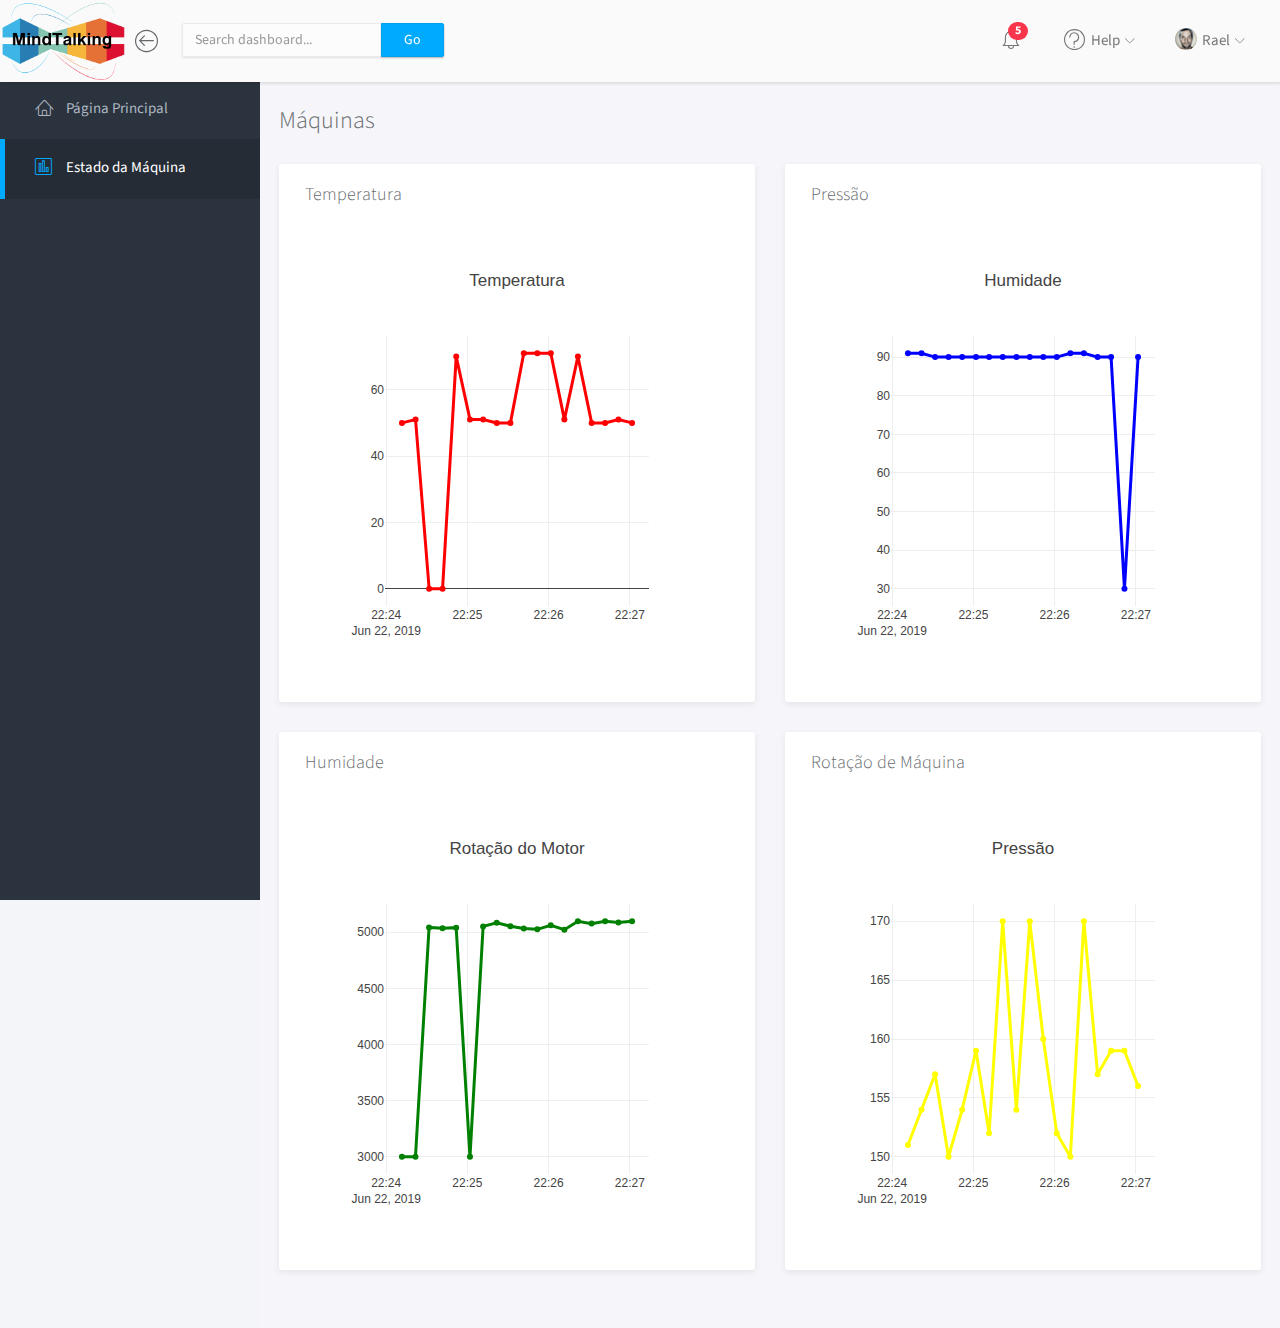
<file: template/charts.html>
<!doctype html>
<html lang="en">

<head>
    <title>MindTalking</title>
    <meta charset="utf-8">
    <meta http-equiv="X-UA-Compatible" content="IE=edge,chrome=1">
    <meta name="viewport" content="width=device-width, initial-scale=1.0, maximum-scale=1.0, user-scalable=0">
    <!-- VENDOR CSS -->
    <link rel="stylesheet" href="assets/vendor/bootstrap/css/bootstrap.min.css">
    <link rel="stylesheet" href="assets/vendor/font-awesome/css/font-awesome.min.css">
    <link rel="stylesheet" href="assets/vendor/linearicons/style.css">
    <link rel="stylesheet" href="assets/vendor/chartist/css/chartist-custom.css">
    <!-- MAIN CSS -->
    <link rel="stylesheet" href="assets/css/main.css">
    <!-- FOR DEMO PURPOSES ONLY. You should remove this in your project -->
    <link rel="stylesheet" href="assets/css/demo.css">
    <!-- GOOGLE FONTS -->
    <link href="https://fonts.googleapis.com/css?family=Source+Sans+Pro:300,400,600,700" rel="stylesheet">
    <!-- ICONS -->
    <link rel="apple-touch-icon" sizes="76x76" href="assets/img/apple-icon.png">
    <link rel="icon" type="image/png" sizes="96x96" href="assets/img/mindtalking.png">
    <script src="../public/scripts/jquery.min.js"></script>
    <script src="../public/scripts/plotly.min.js"></script>
    <script type="text/javascript" src="https://canvasjs.com/assets/script/canvasjs.min.js"></script>
    <script src="data.js"></script>
    <script src="https://static.eu1.mindsphere.io/osbar/v4/js/main.min.js"></script>
    <script>
        _msb.init({
            title: "Mind Talking",
            appId: "_mscontent"
        });
    </script>
</head>

<body>
    <!-- WRAPPER -->
    <div id="wrapper">
        <!-- NAVBAR -->
        <nav class="navbar navbar-default navbar-fixed-top">
            <div class="brand">
                <a href="index.html"><img src="assets/img/mindtalking.png" width="127px" alt="Mindtalking logo" class="img-responsive logo"></a>
            </div>
            <div class="container-fluid">
                <div class="navbar-btn">
                    <button type="button" class="btn-toggle-fullwidth"><i class="lnr lnr-arrow-left-circle"></i></button>
                </div>
                <form class="navbar-form navbar-left">
                    <div class="input-group">
                        <input type="text" value="" class="form-control" placeholder="Search dashboard...">
                        <span class="input-group-btn"><button type="button" class="btn btn-primary">Go</button></span>
                    </div>
                </form>

                <div id="navbar-menu">
                    <ul class="nav navbar-nav navbar-right">
                        <li class="dropdown">
                            <a href="#" class="dropdown-toggle icon-menu" data-toggle="dropdown">
                                <i class="lnr lnr-alarm"></i>
                                <span class="badge bg-danger">5</span>
                            </a>
                            <ul class="dropdown-menu notifications">
                                <li><a href="#" class="notification-item"><span class="dot bg-warning"></span>System space is almost full</a></li>
                                <li><a href="#" class="notification-item"><span class="dot bg-danger"></span>You have 9 unfinished tasks</a></li>
                                <li><a href="#" class="notification-item"><span class="dot bg-success"></span>Monthly report is available</a></li>
                                <li><a href="#" class="notification-item"><span class="dot bg-warning"></span>Weekly meeting in 1 hour</a></li>
                                <li><a href="#" class="notification-item"><span class="dot bg-success"></span>Your request has been approved</a></li>
                                <li><a href="#" class="more">See all notifications</a></li>
                            </ul>
                        </li>
                        <li class="dropdown">
                            <a href="#" class="dropdown-toggle" data-toggle="dropdown"><i class="lnr lnr-question-circle"></i> <span>Help</span> <i class="icon-submenu lnr lnr-chevron-down"></i></a>
                            <ul class="dropdown-menu">
                                <li><a href="#">Basic Use</a></li>
                                <li><a href="#">Working With Data</a></li>
                                <li><a href="#">Security</a></li>
                                <li><a href="#">Troubleshooting</a></li>
                            </ul>
                        </li>
                        <li class="dropdown">
                            <a href="#" class="dropdown-toggle" data-toggle="dropdown"><img src="assets/img/user.png" class="img-circle" alt="Avatar"> <span>Rael</span> <i class="icon-submenu lnr lnr-chevron-down"></i></a>
                            <ul class="dropdown-menu">
                                <li><a href="#"><i class="lnr lnr-user"></i> <span>My Profile</span></a></li>
                                <li><a href="#"><i class="lnr lnr-envelope"></i> <span>Message</span></a></li>
                                <li><a href="#"><i class="lnr lnr-cog"></i> <span>Settings</span></a></li>
                                <li><a href="#"><i class="lnr lnr-exit"></i> <span>Logout</span></a></li>
                            </ul>
                        </li>
                        <!-- <li>
							<a class="update-pro" href="https://www.themeineed.com/downloads/klorofil-pro-bootstrap-admin-dashboard-template/?utm_source=klorofil&utm_medium=template&utm_campaign=KlorofilPro" title="Upgrade to Pro" target="_blank"><i class="fa fa-rocket"></i> <span>UPGRADE TO PRO</span></a>
						</li> -->
                    </ul>
                </div>
            </div>
        </nav>
        <!-- END NAVBAR -->
        <!-- LEFT SIDEBAR -->
        <div id="sidebar-nav" class="sidebar">
            <div class="sidebar-scroll">
                <nav>
                    <ul class="nav">
                        <li><a href="index.html" class=""><i class="lnr lnr-home"></i> <span>Página Principal</span></a></li>
                        <!-- <li><a href="elements.html" class=""><i class="lnr lnr-code"></i> <span>Elements</span></a></li> -->
                        <li><a href="charts.html" class="active"><i class="lnr lnr-chart-bars"></i> <span>Estado da Máquina</span></a></li>
                        <!-- <li><a href="panels.html" class=""><i class="lnr lnr-cog"></i> <span>Configurações</span></a></li> -->
                        <!-- <li><a href="notifications.html" class=""><i class="lnr lnr-alarm"></i> <span>Notifications</span></a></li>
						<li>
							<a href="#subPages" data-toggle="collapse" class="collapsed"><i class="lnr lnr-file-empty"></i> <span>Pages</span> <i class="icon-submenu lnr lnr-chevron-left"></i></a>
							<div id="subPages" class="collapse ">
								<ul class="nav">
									<li><a href="page-profile.html" class="">Profile</a></li>
									<li><a href="page-login.html" class="">Login</a></li>
									<li><a href="page-lockscreen.html" class="">Lockscreen</a></li>
								</ul>
							</div>
						</li>
						<li><a href="tables.html" class=""><i class="lnr lnr-dice"></i> <span>Tables</span></a></li>
						<li><a href="typography.html" class=""><i class="lnr lnr-text-format"></i> <span>Typography</span></a></li>
						<li><a href="icons.html" class=""><i class="lnr lnr-linearicons"></i> <span>Icons</span></a></li>
					</ul> -->
                </nav>
            </div>
        </div>
        <!-- END LEFT SIDEBAR -->
        <!-- MAIN -->
        <div class="main">
            <!-- MAIN CONTENT -->
            <div class="main-content">
                <div class="container-fluid">
                    <h3 class="page-title">Máquinas</h3>
                    <div class="row">
                        <div class="col-md-6">
                            <div class="panel">
                                <div class="panel-heading">
                                    <h3 class="panel-title">Temperatura</h3>
                                </div>
                                <div class="panel-body">
                                    <div id="divChart_Temperature" class="ct-chart"></div>
                                </div>
                            </div>
                        </div>
                        <div class="col-md-6">
                            <div class="panel">
                                <div class="panel-heading">
                                    <h3 class="panel-title">Pressão</h3>
                                </div>
                                <div class="panel-body">
                                    <div id="divChart_Humity" class="ct-chart"></div>
                                </div>
                            </div>
                        </div>
                    </div>
                    <div class="row">
                        <div class="col-md-6">
                            <div class="panel">
                                <div class="panel-heading">
                                    <h3 class="panel-title">Humidade</h3>
                                </div>
                                <div class="panel-body">
                                    <div id="divChart_Engine_Rotationidity" class="ct-chart"></div>
                                </div>
                            </div>
                        </div>
                        <div class="col-md-6">
                            <div class="panel">
                                <div class="panel-heading">
                                    <h3 class="panel-title">Rotação de Máquina</h3>
                                </div>
                                <div class="panel-body">
                                    <div id="divChart_Pressure" class="ct-chart"></div>

                                </div>
                            </div>
                        </div>
                    </div>
                </div>
            </div>
            <!-- END MAIN CONTENT -->
        </div>
        <!-- END MAIN -->
        <div class="clearfix"></div>

    </div>
    <!-- END WRAPPER -->
    <!-- Javascript -->
    <script src="assets/vendor/jquery/jquery.min.js"></script>
    <script src="assets/vendor/bootstrap/js/bootstrap.min.js"></script>
    <script src="assets/vendor/jquery-slimscroll/jquery.slimscroll.min.js"></script>
    <script src="assets/vendor/chartist/js/chartist.min.js"></script>
    <script src="assets/scripts/klorofil-common.js"></script>
    <script>
        function buildChart(dataAsset) {

            var traceTemp = {
                x: [],
                y: [],
                mode: 'lines+markers',
                name: 'Temperatura',
                line: {
                    color: 'red',
                    width: 3
                }

            };

            var traceHumidity = {
                x: [],
                y: [],
                mode: 'lines+markers',
                name: 'Humidade',
                line: {
                    color: 'blue',
                    width: 3
                }
            };

            var trace_Engine_Rotation = {
                x: [],
                y: [],
                mode: 'lines+markers',
                name: 'Rotação do Motor',
                line: {
                    color: 'green',
                    width: 3
                }
            };

            var trace_Pressure = {
                x: [],
                y: [],
                mode: 'lines+markers',
                name: 'Pressão',
                line: {
                    color: 'yellow',
                    width: 3
                }
            };


            for (var key in dataAsset) {

                if (Object.keys(dataAsset[key])[0] == 'Temperature') {
                    traceTemp.x.push(dataAsset[key]._time);
                    traceTemp.y.push(dataAsset[key].Temperature);
                }
                if (Object.keys(dataAsset[key])[0] == 'Humidity') {
                    traceHumidity.x.push(dataAsset[key]._time);
                    traceHumidity.y.push(dataAsset[key].Humidity);
                }
                if (Object.keys(dataAsset[key])[0] == 'Engine_Rotation') {
                    trace_Engine_Rotation.x.push(dataAsset[key]._time);
                    trace_Engine_Rotation.y.push(dataAsset[key].Engine_Rotation);
                }

                if (Object.keys(dataAsset[key])[0] == 'Pressure') {
                    trace_Pressure.x.push(dataAsset[key]._time);
                    trace_Pressure.y.push(dataAsset[key].Pressure);
                }
            }

            /* TEMPERATURA */
            var chart_data_temp = [traceTemp];
            var layout = {
                title: 'Temperatura'
            };

            Plotly.newPlot('divChart_Temperature', chart_data_temp, layout);

            /* HUMIDADE */
            var chart_data_Humidade = [traceHumidity];
            var layout = {
                title: 'Humidade'
            };
            Plotly.newPlot('divChart_Humity', chart_data_Humidade, layout);

            /* Engine_Rotationidity */
            var chart_Engine_Rotation = [trace_Engine_Rotation];
            var layout = {
                title: 'Rotação do Motor'
            };
            Plotly.newPlot('divChart_Engine_Rotationidity', chart_Engine_Rotation, layout);

            /* Pressure */
            var chart_Pressure = [trace_Pressure];
            var layout = {
                title: 'Pressão'
            };
            Plotly.newPlot('divChart_Pressure', chart_Pressure, layout);
        }

        setInterval(function() {
            getAsset();
        }, 10000);

        function getAsset() {


            buildChart(dataSensor);

        }

        $(document).ready(function() {

            getAsset();

        });
    </script>

</body>

</html>
</file>
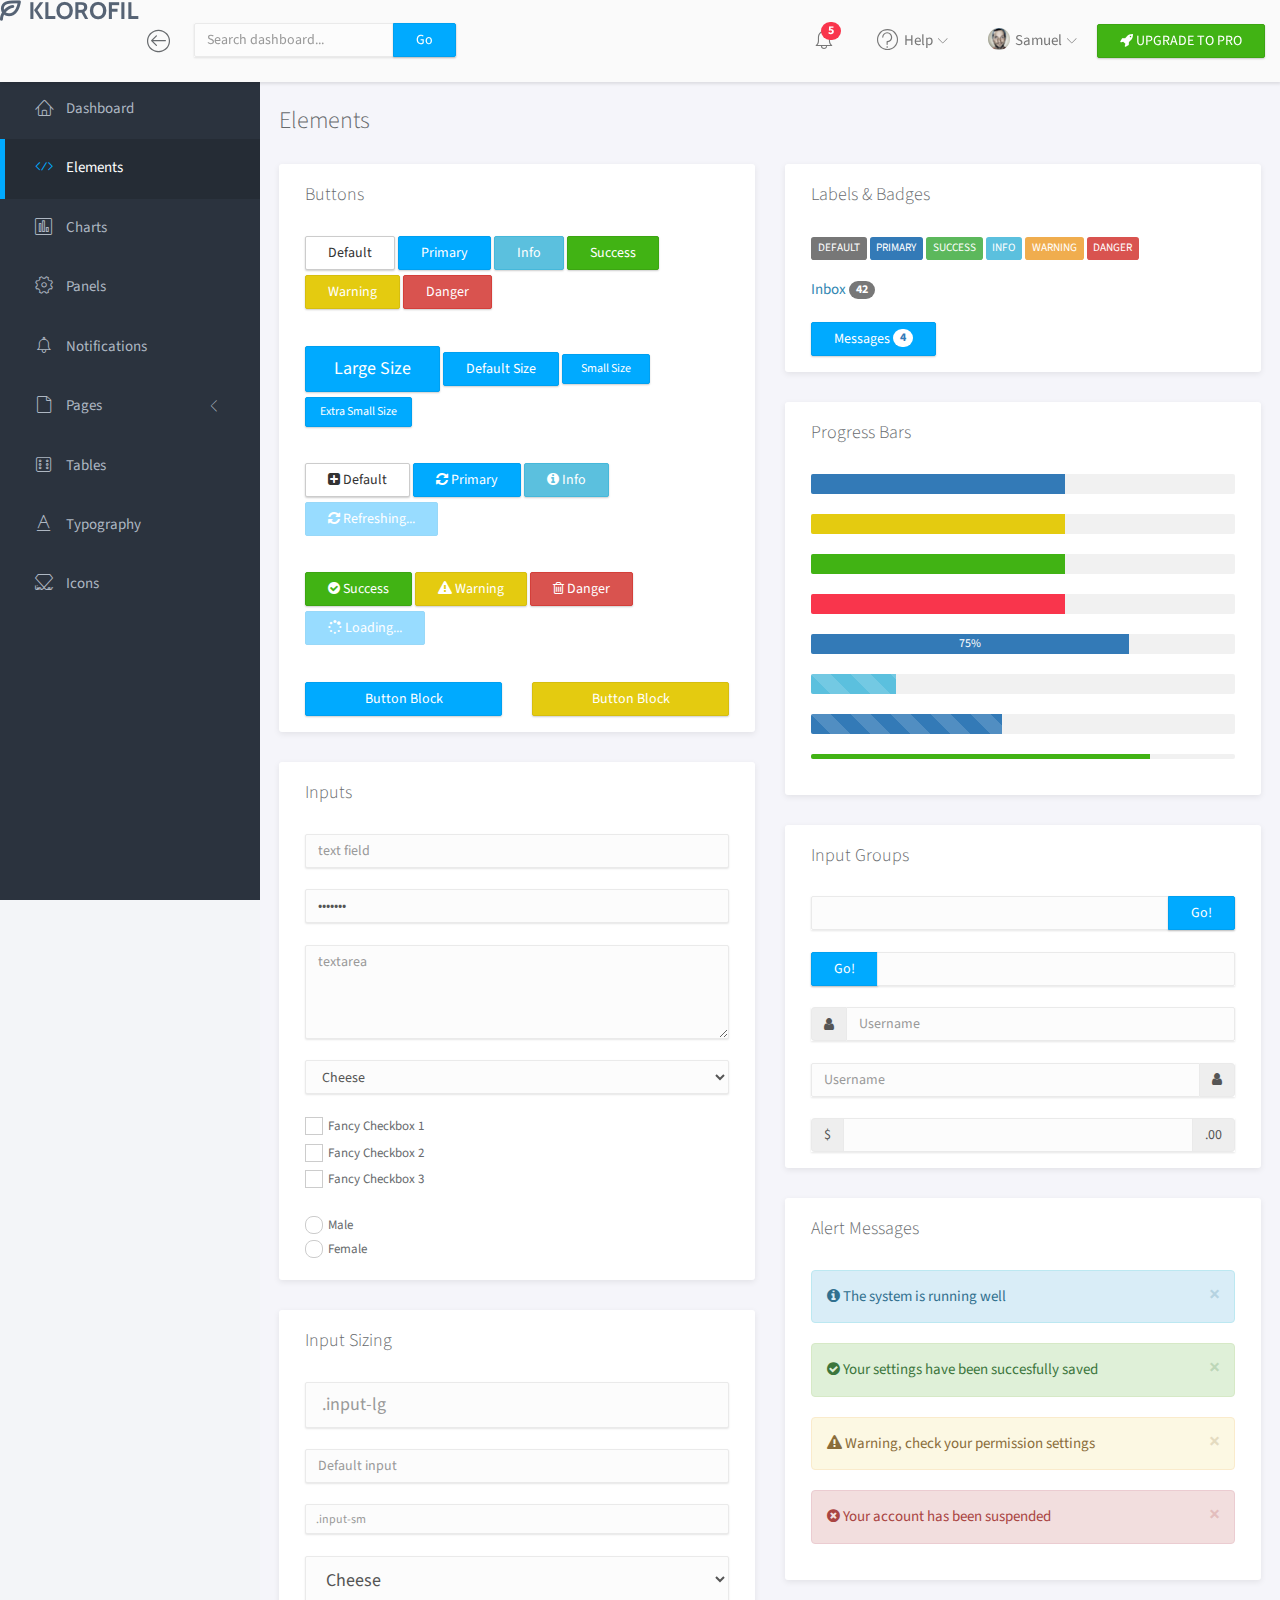
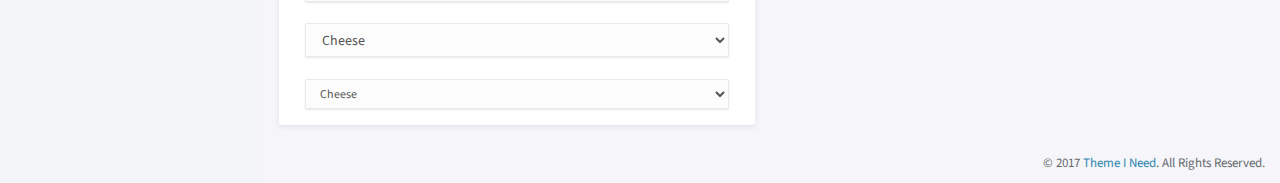
<file: template/elements.html>
<!doctype html>
<html lang="en">

<head>
	<title>Elements | Klorofil - Free Bootstrap Dashboard Template</title>
	<meta charset="utf-8">
	<meta http-equiv="X-UA-Compatible" content="IE=edge,chrome=1">
	<meta name="viewport" content="width=device-width, initial-scale=1.0, maximum-scale=1.0, user-scalable=0">
	<!-- VENDOR CSS -->
	<link rel="stylesheet" href="assets/vendor/bootstrap/css/bootstrap.min.css">
	<link rel="stylesheet" href="assets/vendor/font-awesome/css/font-awesome.min.css">
	<link rel="stylesheet" href="assets/vendor/linearicons/style.css">
	<!-- MAIN CSS -->
	<link rel="stylesheet" href="assets/css/main.css">
	<!-- FOR DEMO PURPOSES ONLY. You should remove this in your project -->
	<link rel="stylesheet" href="assets/css/demo.css">
	<!-- GOOGLE FONTS -->
	<link href="https://fonts.googleapis.com/css?family=Source+Sans+Pro:300,400,600,700" rel="stylesheet">
	<!-- ICONS -->
	<link rel="apple-touch-icon" sizes="76x76" href="assets/img/apple-icon.png">
	<link rel="icon" type="image/png" sizes="96x96" href="assets/img/favicon.png">
</head>

<body>
	<!-- WRAPPER -->
	<div id="wrapper">
		<!-- NAVBAR -->
		<nav class="navbar navbar-default navbar-fixed-top">
			<div class="brand">
				<a href="index.html"><img src="assets/img/logo-dark.png" alt="Klorofil Logo" class="img-responsive logo"></a>
			</div>
			<div class="container-fluid">
				<div class="navbar-btn">
					<button type="button" class="btn-toggle-fullwidth"><i class="lnr lnr-arrow-left-circle"></i></button>
				</div>
				<form class="navbar-form navbar-left">
					<div class="input-group">
						<input type="text" value="" class="form-control" placeholder="Search dashboard...">
						<span class="input-group-btn"><button type="button" class="btn btn-primary">Go</button></span>
					</div>
				</form>
				<div class="navbar-btn navbar-btn-right">
					<a class="btn btn-success update-pro" href="https://www.themeineed.com/downloads/klorofil-pro-bootstrap-admin-dashboard-template/?utm_source=klorofil&utm_medium=template&utm_campaign=KlorofilPro" title="Upgrade to Pro" target="_blank"><i class="fa fa-rocket"></i> <span>UPGRADE TO PRO</span></a>
				</div>
				<div id="navbar-menu">
					<ul class="nav navbar-nav navbar-right">
						<li class="dropdown">
							<a href="#" class="dropdown-toggle icon-menu" data-toggle="dropdown">
								<i class="lnr lnr-alarm"></i>
								<span class="badge bg-danger">5</span>
							</a>
							<ul class="dropdown-menu notifications">
								<li><a href="#" class="notification-item"><span class="dot bg-warning"></span>System space is almost full</a></li>
								<li><a href="#" class="notification-item"><span class="dot bg-danger"></span>You have 9 unfinished tasks</a></li>
								<li><a href="#" class="notification-item"><span class="dot bg-success"></span>Monthly report is available</a></li>
								<li><a href="#" class="notification-item"><span class="dot bg-warning"></span>Weekly meeting in 1 hour</a></li>
								<li><a href="#" class="notification-item"><span class="dot bg-success"></span>Your request has been approved</a></li>
								<li><a href="#" class="more">See all notifications</a></li>
							</ul>
						</li>
						<li class="dropdown">
							<a href="#" class="dropdown-toggle" data-toggle="dropdown"><i class="lnr lnr-question-circle"></i> <span>Help</span> <i class="icon-submenu lnr lnr-chevron-down"></i></a>
							<ul class="dropdown-menu">
								<li><a href="#">Basic Use</a></li>
								<li><a href="#">Working With Data</a></li>
								<li><a href="#">Security</a></li>
								<li><a href="#">Troubleshooting</a></li>
							</ul>
						</li>
						<li class="dropdown">
							<a href="#" class="dropdown-toggle" data-toggle="dropdown"><img src="assets/img/user.png" class="img-circle" alt="Avatar"> <span>Samuel</span> <i class="icon-submenu lnr lnr-chevron-down"></i></a>
							<ul class="dropdown-menu">
								<li><a href="#"><i class="lnr lnr-user"></i> <span>My Profile</span></a></li>
								<li><a href="#"><i class="lnr lnr-envelope"></i> <span>Message</span></a></li>
								<li><a href="#"><i class="lnr lnr-cog"></i> <span>Settings</span></a></li>
								<li><a href="#"><i class="lnr lnr-exit"></i> <span>Logout</span></a></li>
							</ul>
						</li>
						<!-- <li>
							<a class="update-pro" href="https://www.themeineed.com/downloads/klorofil-pro-bootstrap-admin-dashboard-template/?utm_source=klorofil&utm_medium=template&utm_campaign=KlorofilPro" title="Upgrade to Pro" target="_blank"><i class="fa fa-rocket"></i> <span>UPGRADE TO PRO</span></a>
						</li> -->
					</ul>
				</div>
			</div>
		</nav>
		<!-- END NAVBAR -->
		<!-- LEFT SIDEBAR -->
		<div id="sidebar-nav" class="sidebar">
			<div class="sidebar-scroll">
				<nav>
					<ul class="nav">
						<li><a href="index.html" class=""><i class="lnr lnr-home"></i> <span>Dashboard</span></a></li>
						<li><a href="elements.html" class="active"><i class="lnr lnr-code"></i> <span>Elements</span></a></li>
						<li><a href="charts.html" class=""><i class="lnr lnr-chart-bars"></i> <span>Charts</span></a></li>
						<li><a href="panels.html" class=""><i class="lnr lnr-cog"></i> <span>Panels</span></a></li>
						<li><a href="notifications.html" class=""><i class="lnr lnr-alarm"></i> <span>Notifications</span></a></li>
						<li>
							<a href="#subPages" data-toggle="collapse" class="collapsed"><i class="lnr lnr-file-empty"></i> <span>Pages</span> <i class="icon-submenu lnr lnr-chevron-left"></i></a>
							<div id="subPages" class="collapse ">
								<ul class="nav">
									<li><a href="page-profile.html" class="">Profile</a></li>
									<li><a href="page-login.html" class="">Login</a></li>
									<li><a href="page-lockscreen.html" class="">Lockscreen</a></li>
								</ul>
							</div>
						</li>
						<li><a href="tables.html" class=""><i class="lnr lnr-dice"></i> <span>Tables</span></a></li>
						<li><a href="typography.html" class=""><i class="lnr lnr-text-format"></i> <span>Typography</span></a></li>
						<li><a href="icons.html" class=""><i class="lnr lnr-linearicons"></i> <span>Icons</span></a></li>
					</ul>
				</nav>
			</div>
		</div>
		<!-- END LEFT SIDEBAR -->
		<!-- MAIN -->
		<div class="main">
			<!-- MAIN CONTENT -->
			<div class="main-content">
				<div class="container-fluid">
					<h3 class="page-title">Elements</h3>
					<div class="row">
						<div class="col-md-6">
							<!-- BUTTONS -->
							<div class="panel">
								<div class="panel-heading">
									<h3 class="panel-title">Buttons</h3>
								</div>
								<div class="panel-body">
									<p class="demo-button">
										<button type="button" class="btn btn-default">Default</button>
										<button type="button" class="btn btn-primary">Primary</button>
										<button type="button" class="btn btn-info">Info</button>
										<button type="button" class="btn btn-success">Success</button>
										<button type="button" class="btn btn-warning">Warning</button>
										<button type="button" class="btn btn-danger">Danger</button>
									</p>
									<br>
									<p class="demo-button">
										<button type="button" class="btn btn-primary btn-lg">Large Size</button>
										<button type="button" class="btn btn-primary">Default Size</button>
										<button type="button" class="btn btn-primary btn-sm">Small Size</button>
										<button type="button" class="btn btn-primary btn-xs">Extra Small Size</button>
									</p>
									<br>
									<p class="demo-button">
										<button type="button" class="btn btn-default"><i class="fa fa-plus-square"></i> Default </button>
										<button type="button" class="btn btn-primary"><i class="fa fa-refresh"></i> Primary</button>
										<button type="button" class="btn btn-info"><i class="fa fa-info-circle"></i> Info</button>
										<button type="button" class="btn btn-primary" disabled="disabled"><i class="fa fa-refresh fa-spin"></i> Refreshing...</button>
									</p>
									<br>
									<p class="demo-button">
										<button type="button" class="btn btn-success"><i class="fa fa-check-circle"></i> Success</button>
										<button type="button" class="btn btn-warning"><i class="fa fa-warning"></i> Warning</button>
										<button type="button" class="btn btn-danger"><i class="fa fa-trash-o"></i> Danger</button>
										<button type="button" class="btn btn-primary" disabled="disabled"><i class="fa fa-spinner fa-spin"></i> Loading...</button>
									</p>
									<br>
									<div class="row">
										<div class="col-md-6">
											<button type="button" class="btn btn-primary btn-block">Button Block</button>
										</div>
										<div class="col-md-6">
											<button type="button" class="btn btn-warning btn-block">Button Block</button>
										</div>
									</div>
								</div>
							</div>
							<!-- END BUTTONS -->
							<!-- INPUTS -->
							<div class="panel">
								<div class="panel-heading">
									<h3 class="panel-title">Inputs</h3>
								</div>
								<div class="panel-body">
									<input type="text" class="form-control" placeholder="text field">
									<br>
									<input type="password" class="form-control" value="asecret">
									<br>
									<textarea class="form-control" placeholder="textarea" rows="4"></textarea>
									<br>
									<select class="form-control">
										<option value="cheese">Cheese</option>
										<option value="tomatoes">Tomatoes</option>
										<option value="mozarella">Mozzarella</option>
										<option value="mushrooms">Mushrooms</option>
										<option value="pepperoni">Pepperoni</option>
										<option value="onions">Onions</option>
									</select>
									<br>
									<label class="fancy-checkbox">
										<input type="checkbox">
										<span>Fancy Checkbox 1</span>
									</label>
									<label class="fancy-checkbox">
										<input type="checkbox">
										<span>Fancy Checkbox 2</span>
									</label>
									<label class="fancy-checkbox">
										<input type="checkbox">
										<span>Fancy Checkbox 3</span>
									</label>
									<br>
									<label class="fancy-radio">
										<input name="gender" value="male" type="radio">
										<span><i></i>Male</span>
									</label>
									<label class="fancy-radio">
										<input name="gender" value="female" type="radio">
										<span><i></i>Female</span>
									</label>
								</div>
							</div>
							<!-- END INPUTS -->
							<!-- INPUT SIZING -->
							<div class="panel">
								<div class="panel-heading">
									<h3 class="panel-title">Input Sizing</h3>
								</div>
								<div class="panel-body">
									<input class="form-control input-lg" placeholder=".input-lg" type="text">
									<br>
									<input class="form-control" placeholder="Default input" type="text">
									<br>
									<input class="form-control input-sm" placeholder=".input-sm" type="text">
									<br>
									<select class="form-control input-lg">
										<option value="cheese">Cheese</option>
										<option value="tomatoes">Tomatoes</option>
										<option value="mozarella">Mozzarella</option>
										<option value="mushrooms">Mushrooms</option>
										<option value="pepperoni">Pepperoni</option>
										<option value="onions">Onions</option>
									</select>
									<br>
									<select class="form-control">
										<option value="cheese">Cheese</option>
										<option value="tomatoes">Tomatoes</option>
										<option value="mozarella">Mozzarella</option>
										<option value="mushrooms">Mushrooms</option>
										<option value="pepperoni">Pepperoni</option>
										<option value="onions">Onions</option>
									</select>
									<br>
									<select class="form-control input-sm">
										<option value="cheese">Cheese</option>
										<option value="tomatoes">Tomatoes</option>
										<option value="mozarella">Mozzarella</option>
										<option value="mushrooms">Mushrooms</option>
										<option value="pepperoni">Pepperoni</option>
										<option value="onions">Onions</option>
									</select>
								</div>
							</div>
							<!-- END INPUT SIZING -->
						</div>
						<div class="col-md-6">
							<!-- LABELS -->
							<div class="panel">
								<div class="panel-heading">
									<h3 class="panel-title">Labels &amp; Badges</h3>
								</div>
								<div class="panel-body">
									<span class="label label-default">DEFAULT</span>
									<span class="label label-primary">PRIMARY</span>
									<span class="label label-success">SUCCESS</span>
									<span class="label label-info">INFO</span>
									<span class="label label-warning">WARNING</span>
									<span class="label label-danger">DANGER</span>
									<br>
									<br>
									<a href="#">Inbox <span class="badge">42</span></a>
									<br>
									<br>
									<button class="btn btn-primary" type="button">
										Messages <span class="badge">4</span>
									</button>
								</div>
							</div>
							<!-- END LABELS -->
							<!-- PROGRESS BARS -->
							<div class="panel">
								<div class="panel-heading">
									<h3 class="panel-title">Progress Bars</h3>
								</div>
								<div class="panel-body">
									<div class="progress">
										<div class="progress-bar" role="progressbar" aria-valuenow="60" aria-valuemin="0" aria-valuemax="100" style="width: 60%;">
											<span class="sr-only">60% Complete</span>
										</div>
									</div>
									<div class="progress">
										<div class="progress-bar progress-bar-warning" role="progressbar" aria-valuenow="60" aria-valuemin="0" aria-valuemax="100" style="width: 60%">
											<span class="sr-only">60% Complete (warning)</span>
										</div>
									</div>
									<div class="progress">
										<div class="progress-bar progress-bar-success" role="progressbar" aria-valuenow="60" aria-valuemin="0" aria-valuemax="100" style="width: 60%">
											<span class="sr-only">60% Complete (success)</span>
										</div>
									</div>
									<div class="progress">
										<div class="progress-bar progress-bar-danger" role="progressbar" aria-valuenow="60" aria-valuemin="0" aria-valuemax="100" style="width: 60%">
											<span class="sr-only">60% Complete (danger)</span>
										</div>
									</div>
									<div class="progress">
										<div class="progress-bar" role="progressbar" aria-valuenow="75" aria-valuemin="0" aria-valuemax="100" style="width: 75%;">
											75%
										</div>
									</div>
									<div class="progress">
										<div class="progress-bar progress-bar-info progress-bar-striped" role="progressbar" aria-valuenow="20" aria-valuemin="0" aria-valuemax="100" style="width: 20%">
											<span class="sr-only">20% Complete</span>
										</div>
									</div>
									<div class="progress">
										<div class="progress-bar progress-bar-striped active" role="progressbar" aria-valuenow="45" aria-valuemin="0" aria-valuemax="100" style="width: 45%">
											<span class="sr-only">45% Complete</span>
										</div>
									</div>
									<div class="progress progress-xs">
										<div class="progress-bar progress-bar-success" role="progressbar" aria-valuenow="80" aria-valuemin="0" aria-valuemax="100" style="width: 80%">
											<span class="sr-only">80% Complete</span>
										</div>
									</div>
								</div>
							</div>
							<!-- END PROGRESS BARS -->
							<!-- INPUT GROUPS -->
							<div class="panel">
								<div class="panel-heading">
									<h3 class="panel-title">Input Groups</h3>
								</div>
								<div class="panel-body">
									<div class="input-group">
										<input class="form-control" type="text">
										<span class="input-group-btn"><button class="btn btn-primary" type="button">Go!</button></span>
									</div>
									<br>
									<div class="input-group">
										<span class="input-group-btn">
							<button class="btn btn-primary" type="button">Go!</button>
						</span>
										<input class="form-control" type="text">
									</div>
									<br>
									<div class="input-group">
										<span class="input-group-addon"><i class="fa fa-user"></i></span>
										<input class="form-control" placeholder="Username" type="text">
									</div>
									<br>
									<div class="input-group">
										<input class="form-control" placeholder="Username" type="text">
										<span class="input-group-addon"><i class="fa fa-user"></i></span>
									</div>
									<br>
									<div class="input-group">
										<span class="input-group-addon">$</span>
										<input class="form-control" type="text">
										<span class="input-group-addon">.00</span>
									</div>
								</div>
							</div>
							<!-- END INPUT GROUPS -->
							<!-- ALERT MESSAGES -->
							<div class="panel">
								<div class="panel-heading">
									<h3 class="panel-title">Alert Messages</h3>
								</div>
								<div class="panel-body">
									<div class="alert alert-info alert-dismissible" role="alert">
										<button type="button" class="close" data-dismiss="alert" aria-label="Close"><span aria-hidden="true">&times;</span></button>
										<i class="fa fa-info-circle"></i> The system is running well
									</div>
									<div class="alert alert-success alert-dismissible" role="alert">
										<button type="button" class="close" data-dismiss="alert" aria-label="Close"><span aria-hidden="true">&times;</span></button>
										<i class="fa fa-check-circle"></i> Your settings have been succesfully saved
									</div>
									<div class="alert alert-warning alert-dismissible" role="alert">
										<button type="button" class="close" data-dismiss="alert" aria-label="Close"><span aria-hidden="true">&times;</span></button>
										<i class="fa fa-warning"></i> Warning, check your permission settings
									</div>
									<div class="alert alert-danger alert-dismissible" role="alert">
										<button type="button" class="close" data-dismiss="alert" aria-label="Close"><span aria-hidden="true">&times;</span></button>
										<i class="fa fa-times-circle"></i> Your account has been suspended
									</div>
								</div>
							</div>
							<!-- END ALERT MESSAGES -->
						</div>
					</div>
				</div>
			</div>
			<!-- END MAIN CONTENT -->
		</div>
		<!-- END MAIN -->
		<div class="clearfix"></div>
		<footer>
			<div class="container-fluid">
				<p class="copyright">&copy; 2017 <a href="https://www.themeineed.com" target="_blank">Theme I Need</a>. All Rights Reserved.</p>
			</div>
		</footer>
	</div>
	<!-- END WRAPPER -->
	<!-- Javascript -->
	<script src="assets/vendor/jquery/jquery.min.js"></script>
	<script src="assets/vendor/bootstrap/js/bootstrap.min.js"></script>
	<script src="assets/vendor/jquery-slimscroll/jquery.slimscroll.min.js"></script>
	<script src="assets/scripts/klorofil-common.js"></script>
</body>

</html>
</file>
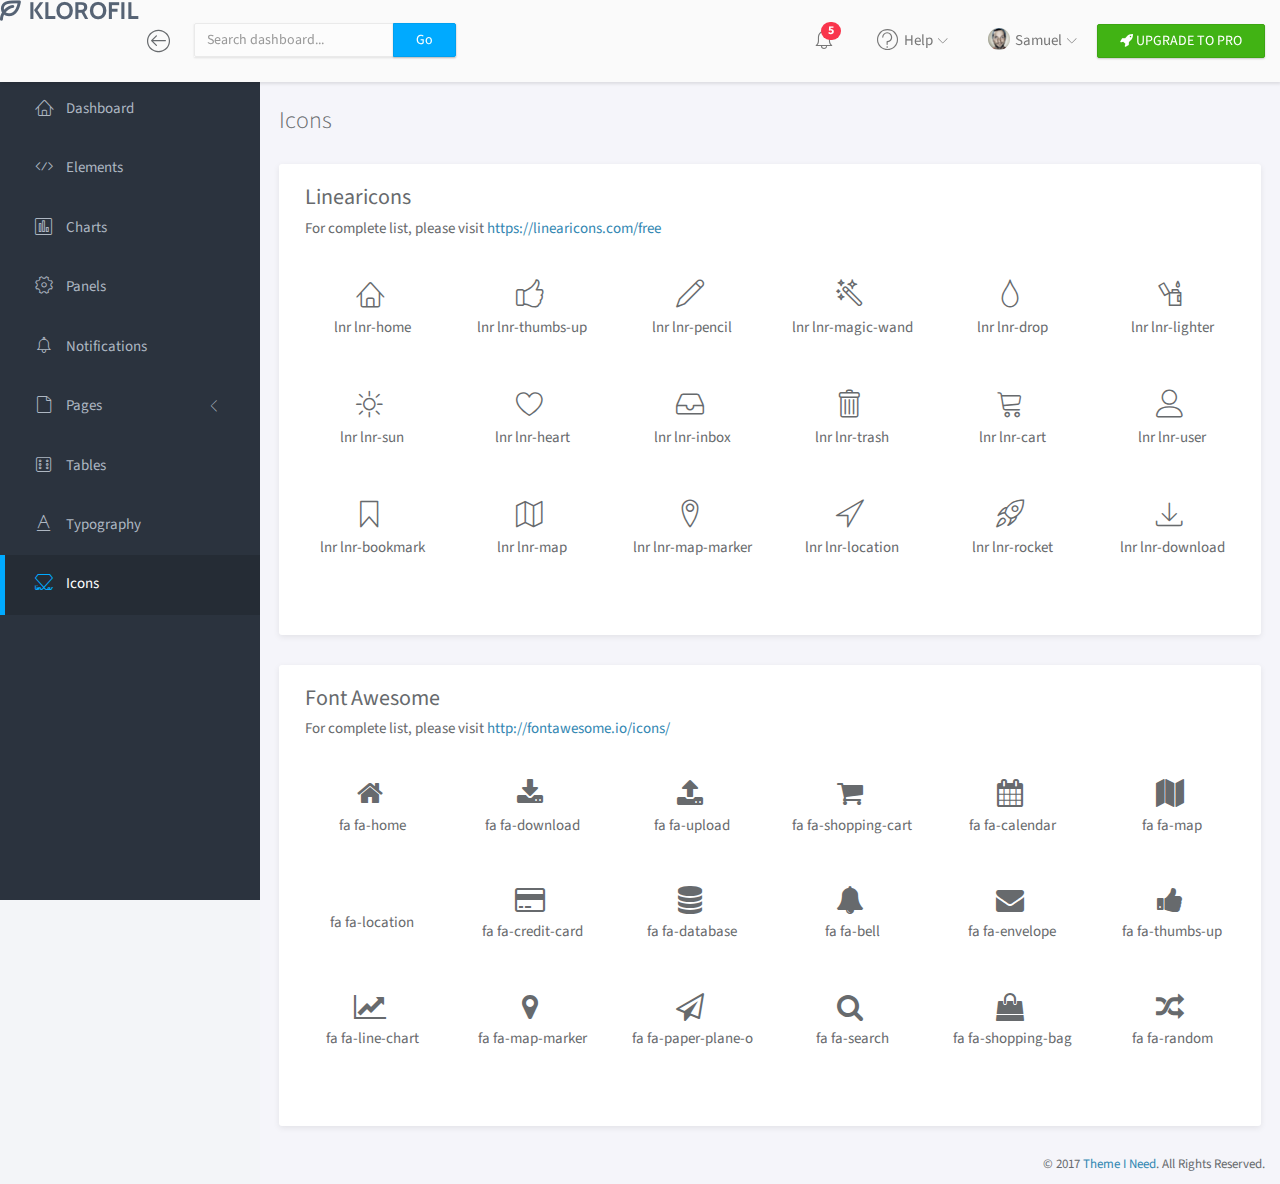
<file: template/icons.html>
<!doctype html>
<html lang="en">

<head>
	<title>Icons | Klorofil - Free Bootstrap Dashboard Template</title>
	<meta charset="utf-8">
	<meta http-equiv="X-UA-Compatible" content="IE=edge,chrome=1">
	<meta name="viewport" content="width=device-width, initial-scale=1.0, maximum-scale=1.0, user-scalable=0">
	<!-- VENDOR CSS -->
	<link rel="stylesheet" href="assets/vendor/bootstrap/css/bootstrap.min.css">
	<link rel="stylesheet" href="assets/vendor/font-awesome/css/font-awesome.min.css">
	<link rel="stylesheet" href="assets/vendor/linearicons/style.css">
	<!-- MAIN CSS -->
	<link rel="stylesheet" href="assets/css/main.css">
	<!-- FOR DEMO PURPOSES ONLY. You should remove this in your project -->
	<link rel="stylesheet" href="assets/css/demo.css">
	<!-- GOOGLE FONTS -->
	<link href="https://fonts.googleapis.com/css?family=Source+Sans+Pro:300,400,600,700" rel="stylesheet">
	<!-- ICONS -->
	<link rel="apple-touch-icon" sizes="76x76" href="assets/img/apple-icon.png">
	<link rel="icon" type="image/png" sizes="96x96" href="assets/img/favicon.png">
</head>

<body>
	<!-- WRAPPER -->
	<div id="wrapper">
		<!-- NAVBAR -->
		<nav class="navbar navbar-default navbar-fixed-top">
			<div class="brand">
				<a href="index.html"><img src="assets/img/logo-dark.png" alt="Klorofil Logo" class="img-responsive logo"></a>
			</div>
			<div class="container-fluid">
				<div class="navbar-btn">
					<button type="button" class="btn-toggle-fullwidth"><i class="lnr lnr-arrow-left-circle"></i></button>
				</div>
				<form class="navbar-form navbar-left">
					<div class="input-group">
						<input type="text" value="" class="form-control" placeholder="Search dashboard...">
						<span class="input-group-btn"><button type="button" class="btn btn-primary">Go</button></span>
					</div>
				</form>
				<div class="navbar-btn navbar-btn-right">
					<a class="btn btn-success update-pro" href="https://www.themeineed.com/downloads/klorofil-pro-bootstrap-admin-dashboard-template/?utm_source=klorofil&utm_medium=template&utm_campaign=KlorofilPro" title="Upgrade to Pro" target="_blank"><i class="fa fa-rocket"></i> <span>UPGRADE TO PRO</span></a>
				</div>
				<div id="navbar-menu">
					<ul class="nav navbar-nav navbar-right">
						<li class="dropdown">
							<a href="#" class="dropdown-toggle icon-menu" data-toggle="dropdown">
								<i class="lnr lnr-alarm"></i>
								<span class="badge bg-danger">5</span>
							</a>
							<ul class="dropdown-menu notifications">
								<li><a href="#" class="notification-item"><span class="dot bg-warning"></span>System space is almost full</a></li>
								<li><a href="#" class="notification-item"><span class="dot bg-danger"></span>You have 9 unfinished tasks</a></li>
								<li><a href="#" class="notification-item"><span class="dot bg-success"></span>Monthly report is available</a></li>
								<li><a href="#" class="notification-item"><span class="dot bg-warning"></span>Weekly meeting in 1 hour</a></li>
								<li><a href="#" class="notification-item"><span class="dot bg-success"></span>Your request has been approved</a></li>
								<li><a href="#" class="more">See all notifications</a></li>
							</ul>
						</li>
						<li class="dropdown">
							<a href="#" class="dropdown-toggle" data-toggle="dropdown"><i class="lnr lnr-question-circle"></i> <span>Help</span> <i class="icon-submenu lnr lnr-chevron-down"></i></a>
							<ul class="dropdown-menu">
								<li><a href="#">Basic Use</a></li>
								<li><a href="#">Working With Data</a></li>
								<li><a href="#">Security</a></li>
								<li><a href="#">Troubleshooting</a></li>
							</ul>
						</li>
						<li class="dropdown">
							<a href="#" class="dropdown-toggle" data-toggle="dropdown"><img src="assets/img/user.png" class="img-circle" alt="Avatar"> <span>Samuel</span> <i class="icon-submenu lnr lnr-chevron-down"></i></a>
							<ul class="dropdown-menu">
								<li><a href="#"><i class="lnr lnr-user"></i> <span>My Profile</span></a></li>
								<li><a href="#"><i class="lnr lnr-envelope"></i> <span>Message</span></a></li>
								<li><a href="#"><i class="lnr lnr-cog"></i> <span>Settings</span></a></li>
								<li><a href="#"><i class="lnr lnr-exit"></i> <span>Logout</span></a></li>
							</ul>
						</li>
						<!-- <li>
							<a class="update-pro" href="https://www.themeineed.com/downloads/klorofil-pro-bootstrap-admin-dashboard-template/?utm_source=klorofil&utm_medium=template&utm_campaign=KlorofilPro" title="Upgrade to Pro" target="_blank"><i class="fa fa-rocket"></i> <span>UPGRADE TO PRO</span></a>
						</li> -->
					</ul>
				</div>
			</div>
		</nav>
		<!-- END NAVBAR -->
		<!-- LEFT SIDEBAR -->
		<div id="sidebar-nav" class="sidebar">
			<div class="sidebar-scroll">
				<nav>
					<ul class="nav">
						<li><a href="index.html" class=""><i class="lnr lnr-home"></i> <span>Dashboard</span></a></li>
						<li><a href="elements.html" class=""><i class="lnr lnr-code"></i> <span>Elements</span></a></li>
						<li><a href="charts.html" class=""><i class="lnr lnr-chart-bars"></i> <span>Charts</span></a></li>
						<li><a href="panels.html" class=""><i class="lnr lnr-cog"></i> <span>Panels</span></a></li>
						<li><a href="notifications.html" class=""><i class="lnr lnr-alarm"></i> <span>Notifications</span></a></li>
						<li>
							<a href="#subPages" data-toggle="collapse" class="collapsed"><i class="lnr lnr-file-empty"></i> <span>Pages</span> <i class="icon-submenu lnr lnr-chevron-left"></i></a>
							<div id="subPages" class="collapse ">
								<ul class="nav">
									<li><a href="page-profile.html" class="">Profile</a></li>
									<li><a href="page-login.html" class="">Login</a></li>
									<li><a href="page-lockscreen.html" class="">Lockscreen</a></li>
								</ul>
							</div>
						</li>
						<li><a href="tables.html" class=""><i class="lnr lnr-dice"></i> <span>Tables</span></a></li>
						<li><a href="typography.html" class=""><i class="lnr lnr-text-format"></i> <span>Typography</span></a></li>
						<li><a href="icons.html" class="active"><i class="lnr lnr-linearicons"></i> <span>Icons</span></a></li>
					</ul>
				</nav>
			</div>
		</div>
		<!-- END LEFT SIDEBAR -->
		<!-- MAIN -->
		<div class="main">
			<!-- MAIN CONTENT -->
			<div class="main-content">
				<div class="container-fluid">
					<h3 class="page-title">Icons</h3>
					<div class="panel panel-headline demo-icons">
						<div class="panel-heading">
							<h3 class="panel-title">Linearicons</h3>
							<p class="subtitle">For complete list, please visit <a href="https://linearicons.com/free" target="_blank">https://linearicons.com/free</a></p>
						</div>
						<div class="panel-body">
							<ul class="list-unstyled row">
								<li class="col-md-2 col-sm-4 col-xs-6">
									<span class="lnr lnr-home"></span> <span class="cssclass">lnr lnr-home</span>
								</li>
								<li class="col-md-2 col-sm-4 col-xs-6">
									<span class="lnr lnr-thumbs-up"></span> <span class="cssclass">lnr lnr-thumbs-up</span>
								</li>
								<li class="col-md-2 col-sm-4 col-xs-6">
									<span class="lnr lnr-pencil"></span> <span class="cssclass">lnr lnr-pencil</span>
								</li>
								<li class="col-md-2 col-sm-4 col-xs-6">
									<span class="lnr lnr-magic-wand"></span> <span class="cssclass">lnr lnr-magic-wand</span>
								</li>
								<li class="col-md-2 col-sm-4 col-xs-6">
									<span class="lnr lnr-drop"></span> <span class="cssclass">lnr lnr-drop</span>
								</li>
								<li class="col-md-2 col-sm-4 col-xs-6">
									<span class="lnr lnr-lighter"></span> <span class="cssclass">lnr lnr-lighter</span>
								</li>
								<li class="col-md-2 col-sm-4 col-xs-6">
									<span class="lnr lnr-sun"></span> <span class="cssclass">lnr lnr-sun</span>
								</li>
								<li class="col-md-2 col-sm-4 col-xs-6">
									<span class="lnr lnr-heart"></span> <span class="cssclass">lnr lnr-heart</span>
								</li>
								<li class="col-md-2 col-sm-4 col-xs-6">
									<span class="lnr lnr-inbox"></span> <span class="cssclass">lnr lnr-inbox</span>
								</li>
								<li class="col-md-2 col-sm-4 col-xs-6">
									<span class="lnr lnr-trash"></span> <span class="cssclass">lnr lnr-trash</span>
								</li>
								<li class="col-md-2 col-sm-4 col-xs-6">
									<span class="lnr lnr-cart"></span> <span class="cssclass">lnr lnr-cart</span>
								</li>
								<li class="col-md-2 col-sm-4 col-xs-6">
									<span class="lnr lnr-user"></span> <span class="cssclass">lnr lnr-user</span>
								</li>
								<li class="col-md-2 col-sm-4 col-xs-6">
									<span class="lnr lnr-bookmark"></span> <span class="cssclass">lnr lnr-bookmark</span>
								</li>
								<li class="col-md-2 col-sm-4 col-xs-6">
									<span class="lnr lnr-map"></span> <span class="cssclass">lnr lnr-map</span>
								</li>
								<li class="col-md-2 col-sm-4 col-xs-6">
									<span class="lnr lnr-map-marker"></span> <span class="cssclass">lnr lnr-map-marker</span>
								</li>
								<li class="col-md-2 col-sm-4 col-xs-6">
									<span class="lnr lnr-location"></span> <span class="cssclass">lnr lnr-location</span>
								</li>
								<li class="col-md-2 col-sm-4 col-xs-6">
									<span class="lnr lnr-rocket"></span> <span class="cssclass">lnr lnr-rocket</span>
								</li>
								<li class="col-md-2 col-sm-4 col-xs-6">
									<span class="lnr lnr-download"></span> <span class="cssclass">lnr lnr-download</span>
								</li>
							</ul>
						</div>
					</div>
					<div class="panel panel-headline demo-icons">
						<div class="panel-heading">
							<h3 class="panel-title">Font Awesome</h3>
							<p class="subtitle">For complete list, please visit <a href="http://fontawesome.io/icons/" target="_blank">http://fontawesome.io/icons/</a></p>
						</div>
						<div class="panel-body">
							<ul class="list-unstyled row">
								<li class="col-md-2 col-sm-4 col-xs-6">
									<span class="fa fa-home"></span> <span class="cssclass">fa fa-home</span>
								</li>
								<li class="col-md-2 col-sm-4 col-xs-6">
									<span class="fa fa-download"></span> <span class="cssclass">fa fa-download</span>
								</li>
								<li class="col-md-2 col-sm-4 col-xs-6">
									<span class="fa fa-upload"></span> <span class="cssclass">fa fa-upload</span>
								</li>
								<li class="col-md-2 col-sm-4 col-xs-6">
									<span class="fa fa-shopping-cart"></span> <span class="cssclass">fa fa-shopping-cart</span>
								</li>
								<li class="col-md-2 col-sm-4 col-xs-6">
									<span class="fa fa-calendar"></span> <span class="cssclass">fa fa-calendar</span>
								</li>
								<li class="col-md-2 col-sm-4 col-xs-6">
									<span class="fa fa-map"></span> <span class="cssclass">fa fa-map</span>
								</li>
								<li class="col-md-2 col-sm-4 col-xs-6">
									<span class="fa fa-location"></span> <span class="cssclass">fa fa-location</span>
								</li>
								<li class="col-md-2 col-sm-4 col-xs-6">
									<span class="fa fa-credit-card"></span> <span class="cssclass">fa fa-credit-card</span>
								</li>
								<li class="col-md-2 col-sm-4 col-xs-6">
									<span class="fa fa-database"></span> <span class="cssclass">fa fa-database</span>
								</li>
								<li class="col-md-2 col-sm-4 col-xs-6">
									<span class="fa fa-bell"></span> <span class="cssclass">fa fa-bell</span>
								</li>
								<li class="col-md-2 col-sm-4 col-xs-6">
									<span class="fa fa-envelope"></span> <span class="cssclass">fa fa-envelope</span>
								</li>
								<li class="col-md-2 col-sm-4 col-xs-6">
									<span class="fa fa-thumbs-up"></span> <span class="cssclass">fa fa-thumbs-up</span>
								</li>
								<li class="col-md-2 col-sm-4 col-xs-6">
									<span class="fa fa-line-chart"></span> <span class="cssclass">fa fa-line-chart</span>
								</li>
								<li class="col-md-2 col-sm-4 col-xs-6">
									<span class="fa fa-map-marker"></span> <span class="cssclass">fa fa-map-marker</span>
								</li>
								<li class="col-md-2 col-sm-4 col-xs-6">
									<span class="fa fa-paper-plane-o"></span> <span class="cssclass">fa fa-paper-plane-o</span>
								</li>
								<li class="col-md-2 col-sm-4 col-xs-6">
									<span class="fa fa-search"></span> <span class="cssclass">fa fa-search</span>
								</li>
								<li class="col-md-2 col-sm-4 col-xs-6">
									<span class="fa fa-shopping-bag"></span> <span class="cssclass">fa fa-shopping-bag</span>
								</li>
								<li class="col-md-2 col-sm-4 col-xs-6">
									<span class="fa fa-random"></span> <span class="cssclass">fa fa-random</span>
								</li>
							</ul>
						</div>
					</div>
				</div>
			</div>
			<!-- END MAIN CONTENT -->
		</div>
		<!-- END MAIN -->
		<div class="clearfix"></div>
		<footer>
			<div class="container-fluid">
				<p class="copyright">&copy; 2017 <a href="https://www.themeineed.com" target="_blank">Theme I Need</a>. All Rights Reserved.</p>
			</div>
		</footer>
	</div>
	<!-- END WRAPPER -->
	<!-- Javascript -->
	<script src="assets/vendor/jquery/jquery.min.js"></script>
	<script src="assets/vendor/bootstrap/js/bootstrap.min.js"></script>
	<script src="assets/vendor/jquery-slimscroll/jquery.slimscroll.min.js"></script>
	<script src="assets/scripts/klorofil-common.js"></script>
</body>

</html>
</file>
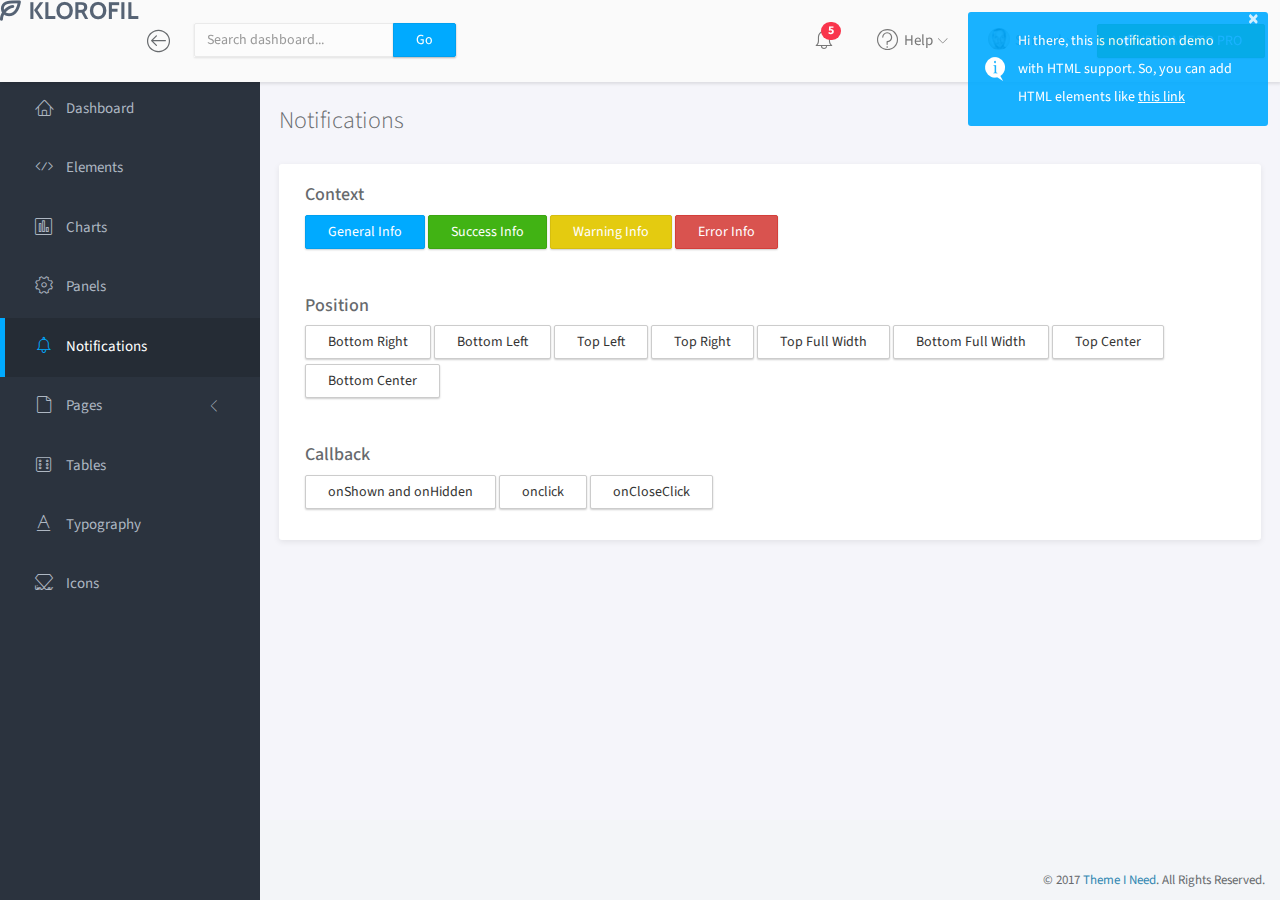
<file: template/notifications.html>
<!doctype html>
<html lang="en">

<head>
	<title>Notifications | Klorofil - Free Bootstrap Dashboard Template</title>
	<meta charset="utf-8">
	<meta http-equiv="X-UA-Compatible" content="IE=edge,chrome=1">
	<meta name="viewport" content="width=device-width, initial-scale=1.0, maximum-scale=1.0, user-scalable=0">
	<!-- VENDOR CSS -->
	<link rel="stylesheet" href="assets/vendor/bootstrap/css/bootstrap.min.css">
	<link rel="stylesheet" href="assets/vendor/font-awesome/css/font-awesome.min.css">
	<link rel="stylesheet" href="assets/vendor/linearicons/style.css">
	<link rel="stylesheet" href="assets/vendor/toastr/toastr.min.css">
	<!-- MAIN CSS -->
	<link rel="stylesheet" href="assets/css/main.css">
	<!-- FOR DEMO PURPOSES ONLY. You should remove this in your project -->
	<link rel="stylesheet" href="assets/css/demo.css">
	<!-- GOOGLE FONTS -->
	<link href="https://fonts.googleapis.com/css?family=Source+Sans+Pro:300,400,600,700" rel="stylesheet">
	<!-- ICONS -->
	<link rel="apple-touch-icon" sizes="76x76" href="assets/img/apple-icon.png">
	<link rel="icon" type="image/png" sizes="96x96" href="assets/img/favicon.png">
</head>

<body>
	<!-- WRAPPER -->
	<div id="wrapper">
		<!-- NAVBAR -->
		<nav class="navbar navbar-default navbar-fixed-top">
			<div class="brand">
				<a href="index.html"><img src="assets/img/logo-dark.png" alt="Klorofil Logo" class="img-responsive logo"></a>
			</div>
			<div class="container-fluid">
				<div class="navbar-btn">
					<button type="button" class="btn-toggle-fullwidth"><i class="lnr lnr-arrow-left-circle"></i></button>
				</div>
				<form class="navbar-form navbar-left">
					<div class="input-group">
						<input type="text" value="" class="form-control" placeholder="Search dashboard...">
						<span class="input-group-btn"><button type="button" class="btn btn-primary">Go</button></span>
					</div>
				</form>
				<div class="navbar-btn navbar-btn-right">
					<a class="btn btn-success update-pro" href="https://www.themeineed.com/downloads/klorofil-pro-bootstrap-admin-dashboard-template/?utm_source=klorofil&utm_medium=template&utm_campaign=KlorofilPro" title="Upgrade to Pro" target="_blank"><i class="fa fa-rocket"></i> <span>UPGRADE TO PRO</span></a>
				</div>
				<div id="navbar-menu">
					<ul class="nav navbar-nav navbar-right">
						<li class="dropdown">
							<a href="#" class="dropdown-toggle icon-menu" data-toggle="dropdown">
								<i class="lnr lnr-alarm"></i>
								<span class="badge bg-danger">5</span>
							</a>
							<ul class="dropdown-menu notifications">
								<li><a href="#" class="notification-item"><span class="dot bg-warning"></span>System space is almost full</a></li>
								<li><a href="#" class="notification-item"><span class="dot bg-danger"></span>You have 9 unfinished tasks</a></li>
								<li><a href="#" class="notification-item"><span class="dot bg-success"></span>Monthly report is available</a></li>
								<li><a href="#" class="notification-item"><span class="dot bg-warning"></span>Weekly meeting in 1 hour</a></li>
								<li><a href="#" class="notification-item"><span class="dot bg-success"></span>Your request has been approved</a></li>
								<li><a href="#" class="more">See all notifications</a></li>
							</ul>
						</li>
						<li class="dropdown">
							<a href="#" class="dropdown-toggle" data-toggle="dropdown"><i class="lnr lnr-question-circle"></i> <span>Help</span> <i class="icon-submenu lnr lnr-chevron-down"></i></a>
							<ul class="dropdown-menu">
								<li><a href="#">Basic Use</a></li>
								<li><a href="#">Working With Data</a></li>
								<li><a href="#">Security</a></li>
								<li><a href="#">Troubleshooting</a></li>
							</ul>
						</li>
						<li class="dropdown">
							<a href="#" class="dropdown-toggle" data-toggle="dropdown"><img src="assets/img/user.png" class="img-circle" alt="Avatar"> <span>Samuel</span> <i class="icon-submenu lnr lnr-chevron-down"></i></a>
							<ul class="dropdown-menu">
								<li><a href="#"><i class="lnr lnr-user"></i> <span>My Profile</span></a></li>
								<li><a href="#"><i class="lnr lnr-envelope"></i> <span>Message</span></a></li>
								<li><a href="#"><i class="lnr lnr-cog"></i> <span>Settings</span></a></li>
								<li><a href="#"><i class="lnr lnr-exit"></i> <span>Logout</span></a></li>
							</ul>
						</li>
						<!-- <li>
							<a class="update-pro" href="https://www.themeineed.com/downloads/klorofil-pro-bootstrap-admin-dashboard-template/?utm_source=klorofil&utm_medium=template&utm_campaign=KlorofilPro" title="Upgrade to Pro" target="_blank"><i class="fa fa-rocket"></i> <span>UPGRADE TO PRO</span></a>
						</li> -->
					</ul>
				</div>
			</div>
		</nav>
		<!-- END NAVBAR -->
		<!-- LEFT SIDEBAR -->
		<div id="sidebar-nav" class="sidebar">
			<div class="sidebar-scroll">
				<nav>
					<ul class="nav">
						<li><a href="index.html" class=""><i class="lnr lnr-home"></i> <span>Dashboard</span></a></li>
						<li><a href="elements.html" class=""><i class="lnr lnr-code"></i> <span>Elements</span></a></li>
						<li><a href="charts.html" class=""><i class="lnr lnr-chart-bars"></i> <span>Charts</span></a></li>
						<li><a href="panels.html" class=""><i class="lnr lnr-cog"></i> <span>Panels</span></a></li>
						<li><a href="notifications.html" class="active"><i class="lnr lnr-alarm"></i> <span>Notifications</span></a></li>
						<li>
							<a href="#subPages" data-toggle="collapse" class="collapsed"><i class="lnr lnr-file-empty"></i> <span>Pages</span> <i class="icon-submenu lnr lnr-chevron-left"></i></a>
							<div id="subPages" class="collapse ">
								<ul class="nav">
									<li><a href="page-profile.html" class="">Profile</a></li>
									<li><a href="page-login.html" class="">Login</a></li>
									<li><a href="page-lockscreen.html" class="">Lockscreen</a></li>
								</ul>
							</div>
						</li>
						<li><a href="tables.html" class=""><i class="lnr lnr-dice"></i> <span>Tables</span></a></li>
						<li><a href="typography.html" class=""><i class="lnr lnr-text-format"></i> <span>Typography</span></a></li>
						<li><a href="icons.html" class=""><i class="lnr lnr-linearicons"></i> <span>Icons</span></a></li>
					</ul>
				</nav>
			</div>
		</div>
		<!-- END LEFT SIDEBAR -->
		<!-- MAIN -->
		<div class="main">
			<!-- MAIN CONTENT -->
			<div class="main-content">
				<div class="container-fluid">
					<h3 class="page-title">Notifications</h3>
					<div id="toastr-demo" class="panel">
						<div class="panel-body">
							<!-- CONTEXTUAL -->
							<h4>Context</h4>
							<p class="demo-button">
								<button type="button" class="btn btn-primary btn-toastr" data-context="info" data-message="This is general theme info" data-position="top-right">General Info</button>
								<button type="button" class="btn btn-success btn-toastr" data-context="success" data-message="This is success info" data-position="top-right">Success Info</button>
								<button type="button" class="btn btn-warning btn-toastr" data-context="warning" data-message="This is warning info" data-position="top-right">Warning Info</button>
								<button type="button" class="btn btn-danger btn-toastr" data-context="error" data-message="This is error info" data-position="top-right">Error Info</button>
							</p>
							<!-- END CONTEXTUAL -->
							<br>
							<!-- POSITION -->
							<h4>Position</h4>
							<p class="demo-button">
								<button type="button" class="btn btn-default btn-toastr" data-context="info" data-message="Hi, I'm here" data-position="bottom-right">Bottom Right</button>
								<button type="button" class="btn btn-default btn-toastr" data-context="info" data-message="Hi, I'm here" data-position="bottom-left">Bottom Left</button>
								<button type="button" class="btn btn-default btn-toastr" data-context="info" data-message="Hi, I'm here" data-position="top-left">Top Left</button>
								<button type="button" class="btn btn-default btn-toastr" data-context="info" data-message="Hi, I'm here" data-position="top-right">Top Right</button>
								<button type="button" class="btn btn-default btn-toastr" data-context="info" data-message="Hi, I'm here" data-position="top-full-width">Top Full Width</button>
								<button type="button" class="btn btn-default btn-toastr" data-context="info" data-message="Hi, I'm here" data-position="bottom-full-width">Bottom Full Width</button>
								<button type="button" class="btn btn-default btn-toastr" data-context="info" data-message="Hi, I'm here" data-position="top-center">Top Center</button>
								<button type="button" class="btn btn-default btn-toastr" data-context="info" data-message="Hi, I'm here" data-position="bottom-center">Bottom Center</button>
							</p>
							<!-- END POSITION -->
							<br>
							<!-- CALLBACK -->
							<h4>Callback</h4>
							<p class="demo-button">
								<button type="button" class="btn btn-default btn-toastr-callback" id="toastr-callback1" data-context="info" data-message="onShown and onHidden callback demo">onShown and onHidden</button>
								<button type="button" class="btn btn-default btn-toastr-callback" id="toastr-callback2" data-context="info" data-message="Please click me">onclick</button>
								<button type="button" class="btn btn-default btn-toastr-callback" id="toastr-callback3" data-context="info" data-message="Please click close button">onCloseClick</button>
							</p>
							<!-- END CALLBACK -->
						</div>
					</div>
				</div>
			</div>
			<!-- END MAIN CONTENT -->
		</div>
		<!-- END MAIN -->
		<div class="clearfix"></div>
		<footer>
			<div class="container-fluid">
				<p class="copyright">&copy; 2017 <a href="https://www.themeineed.com" target="_blank">Theme I Need</a>. All Rights Reserved.</p>
			</div>
		</footer>
	</div>
	<!-- END WRAPPER -->
	<!-- Javascript -->
	<script src="assets/vendor/jquery/jquery.min.js"></script>
	<script src="assets/vendor/bootstrap/js/bootstrap.min.js"></script>
	<script src="assets/vendor/jquery-slimscroll/jquery.slimscroll.min.js"></script>
	<script src="assets/vendor/toastr/toastr.min.js"></script>
	<script src="assets/scripts/klorofil-common.js"></script>
</body>

</html>
</file>
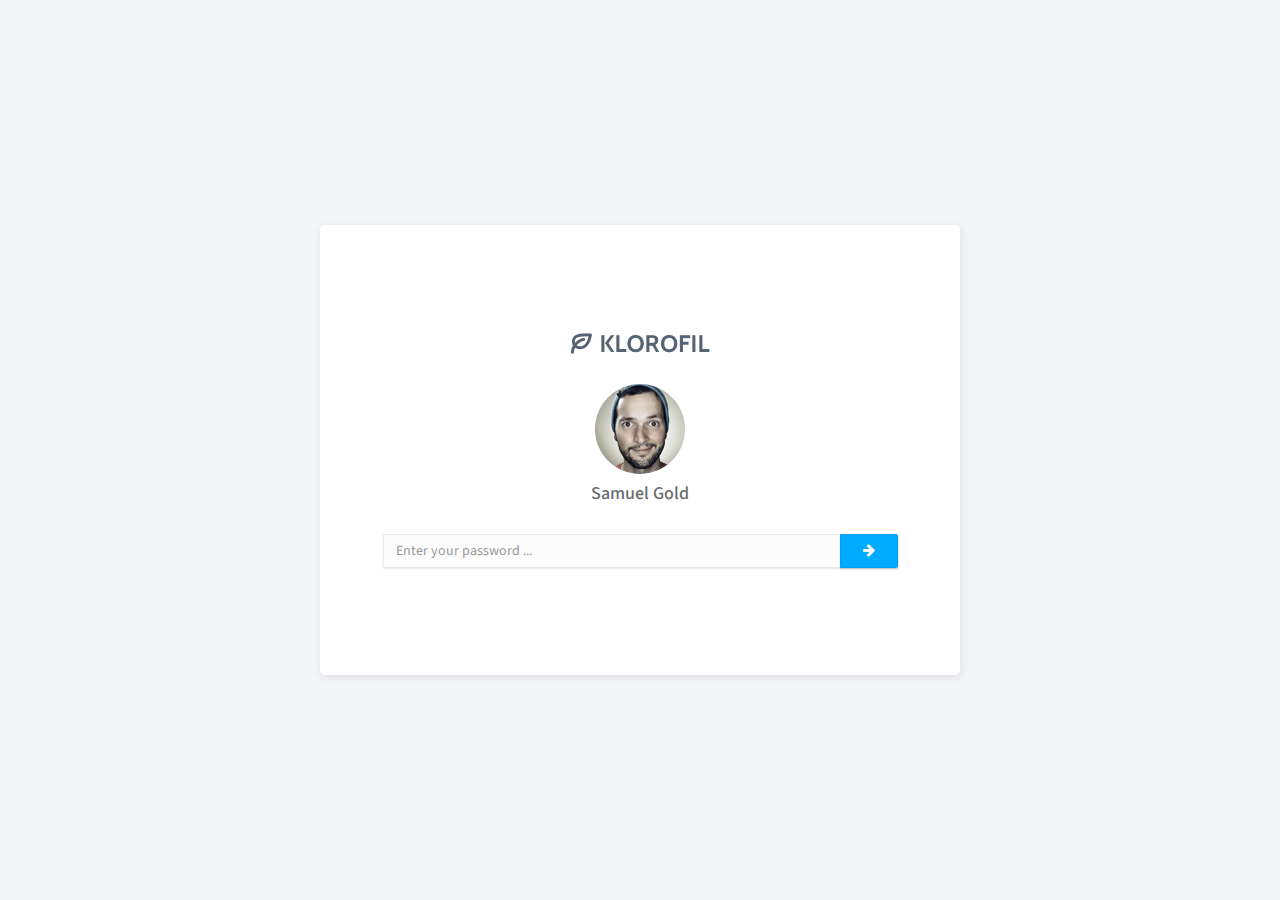
<file: template/page-lockscreen.html>
<!doctype html>
<html lang="en" class="fullscreen-bg">

<head>
	<title>Lockscreen | Klorofil - Free Bootstrap Dashboard Template</title>
	<meta charset="utf-8">
	<meta http-equiv="X-UA-Compatible" content="IE=edge,chrome=1">
	<meta name="viewport" content="width=device-width, initial-scale=1.0, maximum-scale=1.0, user-scalable=0">
	<!-- VENDOR CSS -->
	<link rel="stylesheet" href="assets/vendor/bootstrap/css/bootstrap.min.css">
	<link rel="stylesheet" href="assets/vendor/font-awesome/css/font-awesome.min.css">
	<link rel="stylesheet" href="assets/vendor/linearicons/style.css">
	<!-- MAIN CSS -->
	<link rel="stylesheet" href="assets/css/main.css">
	<!-- FOR DEMO PURPOSES ONLY. You should remove this in your project -->
	<link rel="stylesheet" href="assets/css/demo.css">
	<!-- GOOGLE FONTS -->
	<link href="https://fonts.googleapis.com/css?family=Source+Sans+Pro:300,400,600,700" rel="stylesheet">
	<!-- ICONS -->
	<link rel="apple-touch-icon" sizes="76x76" href="assets/img/apple-icon.png">
	<link rel="icon" type="image/png" sizes="96x96" href="assets/img/favicon.png">
</head>

<body>
	<!-- WRAPPER -->
	<div id="wrapper">
		<div class="vertical-align-wrap">
			<div class="vertical-align-middle">
				<div class="auth-box lockscreen clearfix">
					<div class="content">
						<h1 class="sr-only">Klorofil - Free Bootstrap dashboard</h1>
						<div class="logo text-center"><img src="assets/img/logo-dark.png" alt="Klorofil Logo"></div>
						<div class="user text-center">
							<img src="assets/img/user-medium.png" class="img-circle" alt="Avatar">
							<h2 class="name">Samuel Gold</h2>
						</div>
						<form action="index.html">
							<div class="input-group">
								<input type="password" class="form-control" placeholder="Enter your password ...">
								<span class="input-group-btn"><button type="submit" class="btn btn-primary"><i class="fa fa-arrow-right"></i></button></span>
							</div>
						</form>
					</div>
				</div>
			</div>
		</div>
	</div>
	<!-- END WRAPPER -->
</body>

</html>
</file>
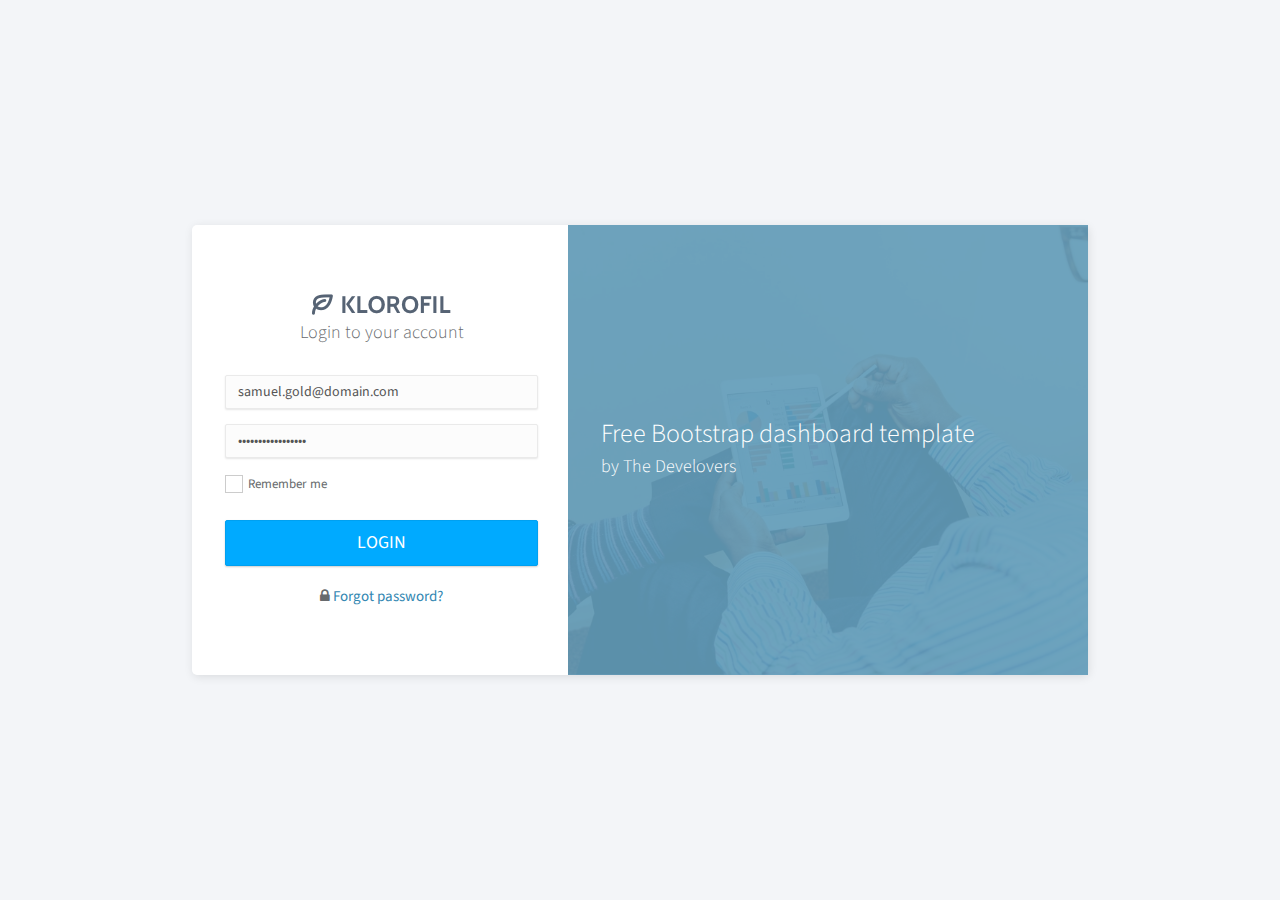
<file: template/page-login.html>
<!doctype html>
<html lang="en" class="fullscreen-bg">

<head>
	<title>Login | Klorofil - Free Bootstrap Dashboard Template</title>
	<meta charset="utf-8">
	<meta http-equiv="X-UA-Compatible" content="IE=edge,chrome=1">
	<meta name="viewport" content="width=device-width, initial-scale=1.0, maximum-scale=1.0, user-scalable=0">
	<!-- VENDOR CSS -->
	<link rel="stylesheet" href="assets/css/bootstrap.min.css">
	<link rel="stylesheet" href="assets/vendor/font-awesome/css/font-awesome.min.css">
	<link rel="stylesheet" href="assets/vendor/linearicons/style.css">
	<!-- MAIN CSS -->
	<link rel="stylesheet" href="assets/css/main.css">
	<!-- FOR DEMO PURPOSES ONLY. You should remove this in your project -->
	<link rel="stylesheet" href="assets/css/demo.css">
	<!-- GOOGLE FONTS -->
	<link href="https://fonts.googleapis.com/css?family=Source+Sans+Pro:300,400,600,700" rel="stylesheet">
	<!-- ICONS -->
	<link rel="apple-touch-icon" sizes="76x76" href="assets/img/apple-icon.png">
	<link rel="icon" type="image/png" sizes="96x96" href="assets/img/favicon.png">
</head>

<body>
	<!-- WRAPPER -->
	<div id="wrapper">
		<div class="vertical-align-wrap">
			<div class="vertical-align-middle">
				<div class="auth-box ">
					<div class="left">
						<div class="content">
							<div class="header">
								<div class="logo text-center"><img src="assets/img/logo-dark.png" alt="Klorofil Logo"></div>
								<p class="lead">Login to your account</p>
							</div>
							<form class="form-auth-small" action="index.php">
								<div class="form-group">
									<label for="signin-email" class="control-label sr-only">Email</label>
									<input type="email" class="form-control" id="signin-email" value="samuel.gold@domain.com" placeholder="Email">
								</div>
								<div class="form-group">
									<label for="signin-password" class="control-label sr-only">Password</label>
									<input type="password" class="form-control" id="signin-password" value="thisisthepassword" placeholder="Password">
								</div>
								<div class="form-group clearfix">
									<label class="fancy-checkbox element-left">
										<input type="checkbox">
										<span>Remember me</span>
									</label>
								</div>
								<button type="submit" class="btn btn-primary btn-lg btn-block">LOGIN</button>
								<div class="bottom">
									<span class="helper-text"><i class="fa fa-lock"></i> <a href="#">Forgot password?</a></span>
								</div>
							</form>
						</div>
					</div>
					<div class="right">
						<div class="overlay"></div>
						<div class="content text">
							<h1 class="heading">Free Bootstrap dashboard template</h1>
							<p>by The Develovers</p>
						</div>
					</div>
					<div class="clearfix"></div>
				</div>
			</div>
		</div>
	</div>
	<!-- END WRAPPER -->
</body>

</html>
</file>
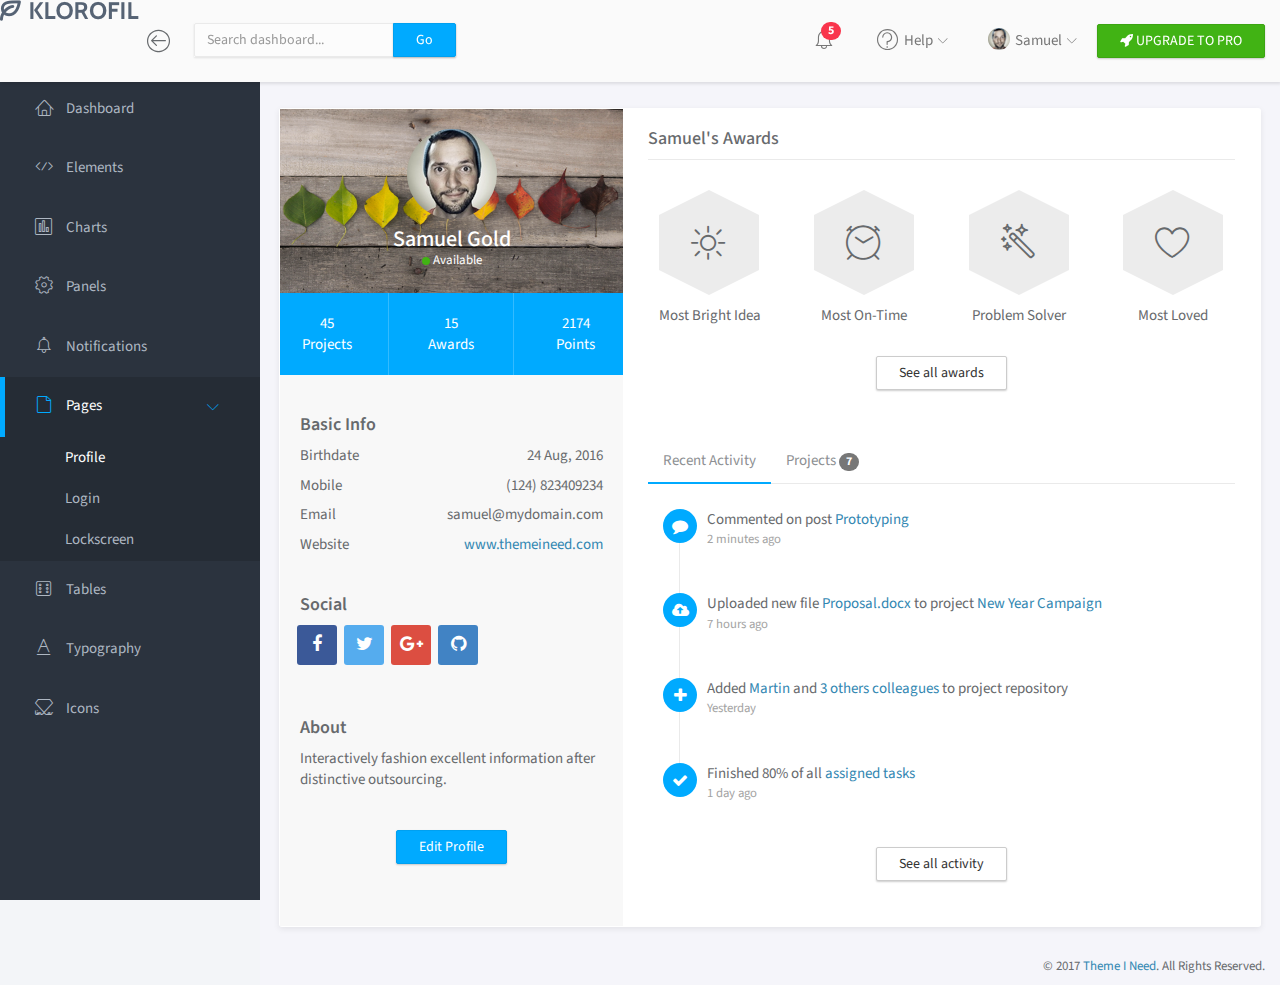
<file: template/page-profile.html>
<!doctype html>
<html lang="en">

<head>
	<title>Profile | Klorofil - Free Bootstrap Dashboard Template</title>
	<meta charset="utf-8">
	<meta http-equiv="X-UA-Compatible" content="IE=edge,chrome=1">
	<meta name="viewport" content="width=device-width, initial-scale=1.0, maximum-scale=1.0, user-scalable=0">
	<!-- VENDOR CSS -->
	<link rel="stylesheet" href="assets/vendor/bootstrap/css/bootstrap.min.css">
	<link rel="stylesheet" href="assets/vendor/font-awesome/css/font-awesome.min.css">
	<link rel="stylesheet" href="assets/vendor/linearicons/style.css">
	<!-- MAIN CSS -->
	<link rel="stylesheet" href="assets/css/main.css">
	<!-- FOR DEMO PURPOSES ONLY. You should remove this in your project -->
	<link rel="stylesheet" href="assets/css/demo.css">
	<!-- GOOGLE FONTS -->
	<link href="https://fonts.googleapis.com/css?family=Source+Sans+Pro:300,400,600,700" rel="stylesheet">
	<!-- ICONS -->
	<link rel="apple-touch-icon" sizes="76x76" href="assets/img/apple-icon.png">
	<link rel="icon" type="image/png" sizes="96x96" href="assets/img/favicon.png">
</head>

<body>
	<!-- WRAPPER -->
	<div id="wrapper">
		<!-- NAVBAR -->
		<nav class="navbar navbar-default navbar-fixed-top">
			<div class="brand">
				<a href="index.html"><img src="assets/img/logo-dark.png" alt="Klorofil Logo" class="img-responsive logo"></a>
			</div>
			<div class="container-fluid">
				<div class="navbar-btn">
					<button type="button" class="btn-toggle-fullwidth"><i class="lnr lnr-arrow-left-circle"></i></button>
				</div>
				<form class="navbar-form navbar-left">
					<div class="input-group">
						<input type="text" value="" class="form-control" placeholder="Search dashboard...">
						<span class="input-group-btn"><button type="button" class="btn btn-primary">Go</button></span>
					</div>
				</form>
				<div class="navbar-btn navbar-btn-right">
					<a class="btn btn-success update-pro" href="https://www.themeineed.com/downloads/klorofil-pro-bootstrap-admin-dashboard-template/?utm_source=klorofil&utm_medium=template&utm_campaign=KlorofilPro" title="Upgrade to Pro" target="_blank"><i class="fa fa-rocket"></i> <span>UPGRADE TO PRO</span></a>
				</div>
				<div id="navbar-menu">
					<ul class="nav navbar-nav navbar-right">
						<li class="dropdown">
							<a href="#" class="dropdown-toggle icon-menu" data-toggle="dropdown">
								<i class="lnr lnr-alarm"></i>
								<span class="badge bg-danger">5</span>
							</a>
							<ul class="dropdown-menu notifications">
								<li><a href="#" class="notification-item"><span class="dot bg-warning"></span>System space is almost full</a></li>
								<li><a href="#" class="notification-item"><span class="dot bg-danger"></span>You have 9 unfinished tasks</a></li>
								<li><a href="#" class="notification-item"><span class="dot bg-success"></span>Monthly report is available</a></li>
								<li><a href="#" class="notification-item"><span class="dot bg-warning"></span>Weekly meeting in 1 hour</a></li>
								<li><a href="#" class="notification-item"><span class="dot bg-success"></span>Your request has been approved</a></li>
								<li><a href="#" class="more">See all notifications</a></li>
							</ul>
						</li>
						<li class="dropdown">
							<a href="#" class="dropdown-toggle" data-toggle="dropdown"><i class="lnr lnr-question-circle"></i> <span>Help</span> <i class="icon-submenu lnr lnr-chevron-down"></i></a>
							<ul class="dropdown-menu">
								<li><a href="#">Basic Use</a></li>
								<li><a href="#">Working With Data</a></li>
								<li><a href="#">Security</a></li>
								<li><a href="#">Troubleshooting</a></li>
							</ul>
						</li>
						<li class="dropdown">
							<a href="#" class="dropdown-toggle" data-toggle="dropdown"><img src="assets/img/user.png" class="img-circle" alt="Avatar"> <span>Samuel</span> <i class="icon-submenu lnr lnr-chevron-down"></i></a>
							<ul class="dropdown-menu">
								<li><a href="#"><i class="lnr lnr-user"></i> <span>My Profile</span></a></li>
								<li><a href="#"><i class="lnr lnr-envelope"></i> <span>Message</span></a></li>
								<li><a href="#"><i class="lnr lnr-cog"></i> <span>Settings</span></a></li>
								<li><a href="#"><i class="lnr lnr-exit"></i> <span>Logout</span></a></li>
							</ul>
						</li>
						<!-- <li>
							<a class="update-pro" href="https://www.themeineed.com/downloads/klorofil-pro-bootstrap-admin-dashboard-template/?utm_source=klorofil&utm_medium=template&utm_campaign=KlorofilPro" title="Upgrade to Pro" target="_blank"><i class="fa fa-rocket"></i> <span>UPGRADE TO PRO</span></a>
						</li> -->
					</ul>
				</div>
			</div>
		</nav>
		<!-- END NAVBAR -->
		<!-- LEFT SIDEBAR -->
		<div id="sidebar-nav" class="sidebar">
			<div class="sidebar-scroll">
				<nav>
					<ul class="nav">
						<li><a href="index.html" class=""><i class="lnr lnr-home"></i> <span>Dashboard</span></a></li>
						<li><a href="elements.html" class=""><i class="lnr lnr-code"></i> <span>Elements</span></a></li>
						<li><a href="charts.html" class=""><i class="lnr lnr-chart-bars"></i> <span>Charts</span></a></li>
						<li><a href="panels.html" class=""><i class="lnr lnr-cog"></i> <span>Panels</span></a></li>
						<li><a href="notifications.html" class=""><i class="lnr lnr-alarm"></i> <span>Notifications</span></a></li>
						<li>
							<a href="#subPages" data-toggle="collapse" class="active"><i class="lnr lnr-file-empty"></i> <span>Pages</span> <i class="icon-submenu lnr lnr-chevron-left"></i></a>
							<div id="subPages" class="collapse in">
								<ul class="nav">
									<li><a href="page-profile.html" class="active">Profile</a></li>
									<li><a href="page-login.html" class="">Login</a></li>
									<li><a href="page-lockscreen.html" class="">Lockscreen</a></li>
								</ul>
							</div>
						</li>
						<li><a href="tables.html" class=""><i class="lnr lnr-dice"></i> <span>Tables</span></a></li>
						<li><a href="typography.html" class=""><i class="lnr lnr-text-format"></i> <span>Typography</span></a></li>
						<li><a href="icons.html" class=""><i class="lnr lnr-linearicons"></i> <span>Icons</span></a></li>
					</ul>
				</nav>
			</div>
		</div>
		<!-- END LEFT SIDEBAR -->
		<!-- MAIN -->
		<div class="main">
			<!-- MAIN CONTENT -->
			<div class="main-content">
				<div class="container-fluid">
					<div class="panel panel-profile">
						<div class="clearfix">
							<!-- LEFT COLUMN -->
							<div class="profile-left">
								<!-- PROFILE HEADER -->
								<div class="profile-header">
									<div class="overlay"></div>
									<div class="profile-main">
										<img src="assets/img/user-medium.png" class="img-circle" alt="Avatar">
										<h3 class="name">Samuel Gold</h3>
										<span class="online-status status-available">Available</span>
									</div>
									<div class="profile-stat">
										<div class="row">
											<div class="col-md-4 stat-item">
												45 <span>Projects</span>
											</div>
											<div class="col-md-4 stat-item">
												15 <span>Awards</span>
											</div>
											<div class="col-md-4 stat-item">
												2174 <span>Points</span>
											</div>
										</div>
									</div>
								</div>
								<!-- END PROFILE HEADER -->
								<!-- PROFILE DETAIL -->
								<div class="profile-detail">
									<div class="profile-info">
										<h4 class="heading">Basic Info</h4>
										<ul class="list-unstyled list-justify">
											<li>Birthdate <span>24 Aug, 2016</span></li>
											<li>Mobile <span>(124) 823409234</span></li>
											<li>Email <span>samuel@mydomain.com</span></li>
											<li>Website <span><a href="https://www.themeineed.com">www.themeineed.com</a></span></li>
										</ul>
									</div>
									<div class="profile-info">
										<h4 class="heading">Social</h4>
										<ul class="list-inline social-icons">
											<li><a href="#" class="facebook-bg"><i class="fa fa-facebook"></i></a></li>
											<li><a href="#" class="twitter-bg"><i class="fa fa-twitter"></i></a></li>
											<li><a href="#" class="google-plus-bg"><i class="fa fa-google-plus"></i></a></li>
											<li><a href="#" class="github-bg"><i class="fa fa-github"></i></a></li>
										</ul>
									</div>
									<div class="profile-info">
										<h4 class="heading">About</h4>
										<p>Interactively fashion excellent information after distinctive outsourcing.</p>
									</div>
									<div class="text-center"><a href="#" class="btn btn-primary">Edit Profile</a></div>
								</div>
								<!-- END PROFILE DETAIL -->
							</div>
							<!-- END LEFT COLUMN -->
							<!-- RIGHT COLUMN -->
							<div class="profile-right">
								<h4 class="heading">Samuel's Awards</h4>
								<!-- AWARDS -->
								<div class="awards">
									<div class="row">
										<div class="col-md-3 col-sm-6">
											<div class="award-item">
												<div class="hexagon">
													<span class="lnr lnr-sun award-icon"></span>
												</div>
												<span>Most Bright Idea</span>
											</div>
										</div>
										<div class="col-md-3 col-sm-6">
											<div class="award-item">
												<div class="hexagon">
													<span class="lnr lnr-clock award-icon"></span>
												</div>
												<span>Most On-Time</span>
											</div>
										</div>
										<div class="col-md-3 col-sm-6">
											<div class="award-item">
												<div class="hexagon">
													<span class="lnr lnr-magic-wand award-icon"></span>
												</div>
												<span>Problem Solver</span>
											</div>
										</div>
										<div class="col-md-3 col-sm-6">
											<div class="award-item">
												<div class="hexagon">
													<span class="lnr lnr-heart award-icon"></span>
												</div>
												<span>Most Loved</span>
											</div>
										</div>
									</div>
									<div class="text-center"><a href="#" class="btn btn-default">See all awards</a></div>
								</div>
								<!-- END AWARDS -->
								<!-- TABBED CONTENT -->
								<div class="custom-tabs-line tabs-line-bottom left-aligned">
									<ul class="nav" role="tablist">
										<li class="active"><a href="#tab-bottom-left1" role="tab" data-toggle="tab">Recent Activity</a></li>
										<li><a href="#tab-bottom-left2" role="tab" data-toggle="tab">Projects <span class="badge">7</span></a></li>
									</ul>
								</div>
								<div class="tab-content">
									<div class="tab-pane fade in active" id="tab-bottom-left1">
										<ul class="list-unstyled activity-timeline">
											<li>
												<i class="fa fa-comment activity-icon"></i>
												<p>Commented on post <a href="#">Prototyping</a> <span class="timestamp">2 minutes ago</span></p>
											</li>
											<li>
												<i class="fa fa-cloud-upload activity-icon"></i>
												<p>Uploaded new file <a href="#">Proposal.docx</a> to project <a href="#">New Year Campaign</a> <span class="timestamp">7 hours ago</span></p>
											</li>
											<li>
												<i class="fa fa-plus activity-icon"></i>
												<p>Added <a href="#">Martin</a> and <a href="#">3 others colleagues</a> to project repository <span class="timestamp">Yesterday</span></p>
											</li>
											<li>
												<i class="fa fa-check activity-icon"></i>
												<p>Finished 80% of all <a href="#">assigned tasks</a> <span class="timestamp">1 day ago</span></p>
											</li>
										</ul>
										<div class="margin-top-30 text-center"><a href="#" class="btn btn-default">See all activity</a></div>
									</div>
									<div class="tab-pane fade" id="tab-bottom-left2">
										<div class="table-responsive">
											<table class="table project-table">
												<thead>
													<tr>
														<th>Title</th>
														<th>Progress</th>
														<th>Leader</th>
														<th>Status</th>
													</tr>
												</thead>
												<tbody>
													<tr>
														<td><a href="#">Spot Media</a></td>
														<td>
															<div class="progress">
																<div class="progress-bar" role="progressbar" aria-valuenow="60" aria-valuemin="0" aria-valuemax="100" style="width: 60%;">
																	<span>60% Complete</span>
																</div>
															</div>
														</td>
														<td><img src="assets/img/user2.png" alt="Avatar" class="avatar img-circle"> <a href="#">Michael</a></td>
														<td><span class="label label-success">ACTIVE</span></td>
													</tr>
													<tr>
														<td><a href="#">E-Commerce Site</a></td>
														<td>
															<div class="progress">
																<div class="progress-bar" role="progressbar" aria-valuenow="33" aria-valuemin="0" aria-valuemax="100" style="width: 33%;">
																	<span>33% Complete</span>
																</div>
															</div>
														</td>
														<td><img src="assets/img/user1.png" alt="Avatar" class="avatar img-circle"> <a href="#">Antonius</a></td>
														<td><span class="label label-warning">PENDING</span></td>
													</tr>
													<tr>
														<td><a href="#">Project 123GO</a></td>
														<td>
															<div class="progress">
																<div class="progress-bar" role="progressbar" aria-valuenow="68" aria-valuemin="0" aria-valuemax="100" style="width: 68%;">
																	<span>68% Complete</span>
																</div>
															</div>
														</td>
														<td><img src="assets/img/user1.png" alt="Avatar" class="avatar img-circle"> <a href="#">Antonius</a></td>
														<td><span class="label label-success">ACTIVE</span></td>
													</tr>
													<tr>
														<td><a href="#">Wordpress Theme</a></td>
														<td>
															<div class="progress">
																<div class="progress-bar" role="progressbar" aria-valuenow="75" aria-valuemin="0" aria-valuemax="100" style="width: 75%;">
																	<span>75%</span>
																</div>
															</div>
														</td>
														<td><img src="assets/img/user2.png" alt="Avatar" class="avatar img-circle"> <a href="#">Michael</a></td>
														<td><span class="label label-success">ACTIVE</span></td>
													</tr>
													<tr>
														<td><a href="#">Project 123GO</a></td>
														<td>
															<div class="progress">
																<div class="progress-bar progress-bar-success" role="progressbar" aria-valuenow="100" aria-valuemin="0" aria-valuemax="100" style="width: 100%;">
																	<span>100%</span>
																</div>
															</div>
														</td>
														<td><img src="assets/img/user1.png" alt="Avatar" class="avatar img-circle" /> <a href="#">Antonius</a></td>
														<td><span class="label label-default">CLOSED</span></td>
													</tr>
													<tr>
														<td><a href="#">Redesign Landing Page</a></td>
														<td>
															<div class="progress">
																<div class="progress-bar progress-bar-success" role="progressbar" aria-valuenow="100" aria-valuemin="0" aria-valuemax="100" style="width: 100%;">
																	<span>100%</span>
																</div>
															</div>
														</td>
														<td><img src="assets/img/user5.png" alt="Avatar" class="avatar img-circle" /> <a href="#">Jason</a></td>
														<td><span class="label label-default">CLOSED</span></td>
													</tr>
												</tbody>
											</table>
										</div>
									</div>
								</div>
								<!-- END TABBED CONTENT -->
							</div>
							<!-- END RIGHT COLUMN -->
						</div>
					</div>
				</div>
			</div>
			<!-- END MAIN CONTENT -->
		</div>
		<!-- END MAIN -->
		<div class="clearfix"></div>
		<footer>
			<div class="container-fluid">
				<p class="copyright">&copy; 2017 <a href="https://www.themeineed.com" target="_blank">Theme I Need</a>. All Rights Reserved.</p>
			</div>
		</footer>
	</div>
	<!-- END WRAPPER -->
	<!-- Javascript -->
	<script src="assets/vendor/jquery/jquery.min.js"></script>
	<script src="assets/vendor/bootstrap/js/bootstrap.min.js"></script>
	<script src="assets/vendor/jquery-slimscroll/jquery.slimscroll.min.js"></script>
	<script src="assets/scripts/klorofil-common.js"></script>
</body>

</html>
</file>
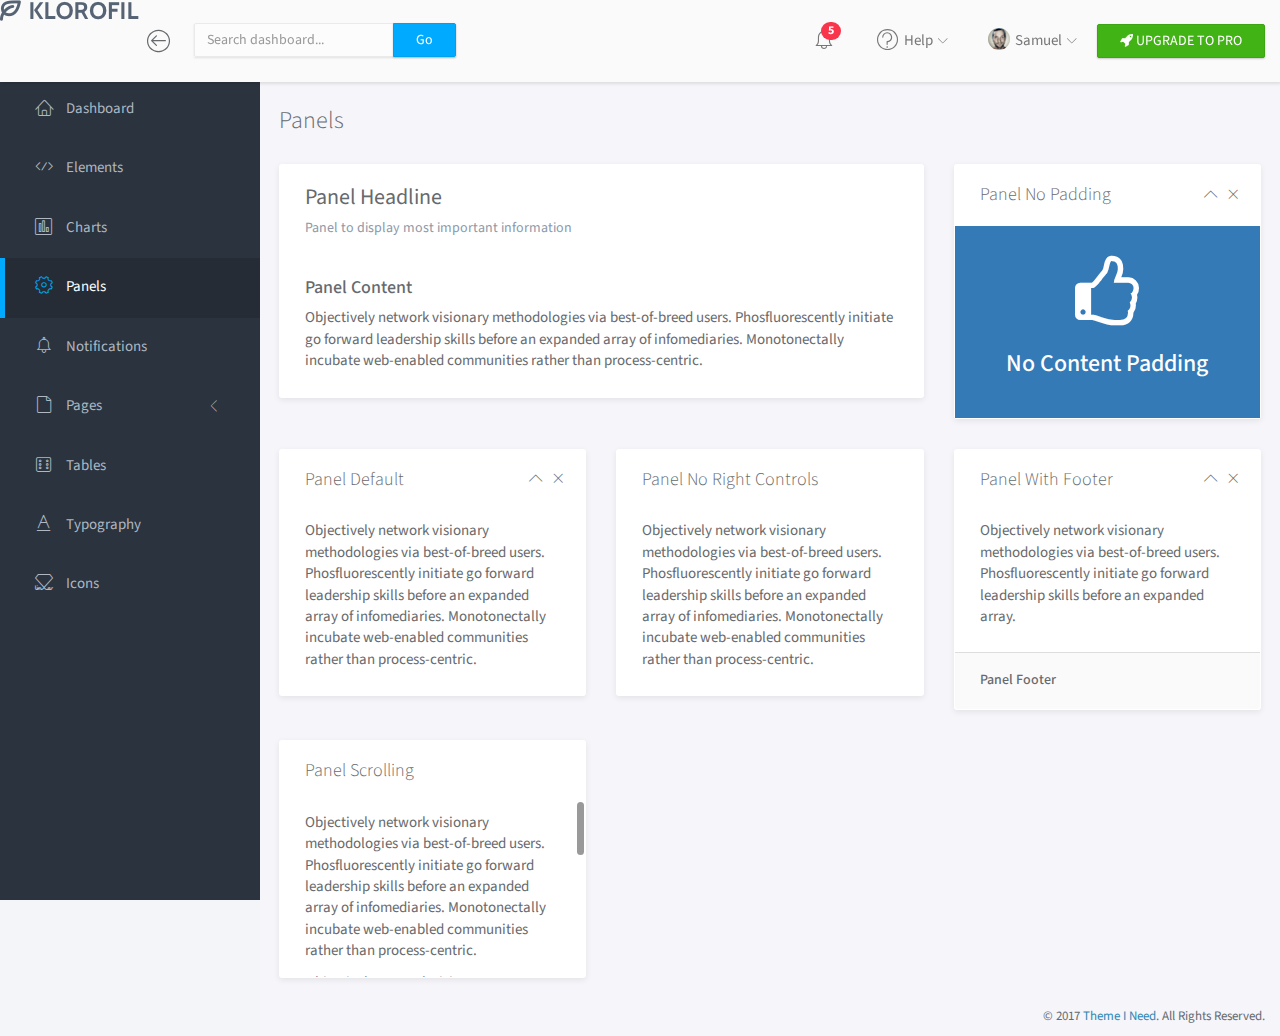
<file: template/panels.html>
<!doctype html>
<html lang="en">

<head>
	<title>Panels | Klorofil - Free Bootstrap Dashboard Template</title>
	<meta charset="utf-8">
	<meta http-equiv="X-UA-Compatible" content="IE=edge,chrome=1">
	<meta name="viewport" content="width=device-width, initial-scale=1.0, maximum-scale=1.0, user-scalable=0">
	<!-- VENDOR CSS -->
	<link rel="stylesheet" href="assets/vendor/bootstrap/css/bootstrap.min.css">
	<link rel="stylesheet" href="assets/vendor/font-awesome/css/font-awesome.min.css">
	<link rel="stylesheet" href="assets/vendor/linearicons/style.css">
	<!-- MAIN CSS -->
	<link rel="stylesheet" href="assets/css/main.css">
	<!-- FOR DEMO PURPOSES ONLY. You should remove this in your project -->
	<link rel="stylesheet" href="assets/css/demo.css">
	<!-- GOOGLE FONTS -->
	<link href="https://fonts.googleapis.com/css?family=Source+Sans+Pro:300,400,600,700" rel="stylesheet">
	<!-- ICONS -->
	<link rel="apple-touch-icon" sizes="76x76" href="assets/img/apple-icon.png">
	<link rel="icon" type="image/png" sizes="96x96" href="assets/img/favicon.png">
</head>

<body>
	<!-- WRAPPER -->
	<div id="wrapper">
		<!-- NAVBAR -->
		<nav class="navbar navbar-default navbar-fixed-top">
			<div class="brand">
				<a href="index.html"><img src="assets/img/logo-dark.png" alt="Klorofil Logo" class="img-responsive logo"></a>
			</div>
			<div class="container-fluid">
				<div class="navbar-btn">
					<button type="button" class="btn-toggle-fullwidth"><i class="lnr lnr-arrow-left-circle"></i></button>
				</div>
				<form class="navbar-form navbar-left">
					<div class="input-group">
						<input type="text" value="" class="form-control" placeholder="Search dashboard...">
						<span class="input-group-btn"><button type="button" class="btn btn-primary">Go</button></span>
					</div>
				</form>
				<div class="navbar-btn navbar-btn-right">
					<a class="btn btn-success update-pro" href="https://www.themeineed.com/downloads/klorofil-pro-bootstrap-admin-dashboard-template/?utm_source=klorofil&utm_medium=template&utm_campaign=KlorofilPro" title="Upgrade to Pro" target="_blank"><i class="fa fa-rocket"></i> <span>UPGRADE TO PRO</span></a>
				</div>
				<div id="navbar-menu">
					<ul class="nav navbar-nav navbar-right">
						<li class="dropdown">
							<a href="#" class="dropdown-toggle icon-menu" data-toggle="dropdown">
								<i class="lnr lnr-alarm"></i>
								<span class="badge bg-danger">5</span>
							</a>
							<ul class="dropdown-menu notifications">
								<li><a href="#" class="notification-item"><span class="dot bg-warning"></span>System space is almost full</a></li>
								<li><a href="#" class="notification-item"><span class="dot bg-danger"></span>You have 9 unfinished tasks</a></li>
								<li><a href="#" class="notification-item"><span class="dot bg-success"></span>Monthly report is available</a></li>
								<li><a href="#" class="notification-item"><span class="dot bg-warning"></span>Weekly meeting in 1 hour</a></li>
								<li><a href="#" class="notification-item"><span class="dot bg-success"></span>Your request has been approved</a></li>
								<li><a href="#" class="more">See all notifications</a></li>
							</ul>
						</li>
						<li class="dropdown">
							<a href="#" class="dropdown-toggle" data-toggle="dropdown"><i class="lnr lnr-question-circle"></i> <span>Help</span> <i class="icon-submenu lnr lnr-chevron-down"></i></a>
							<ul class="dropdown-menu">
								<li><a href="#">Basic Use</a></li>
								<li><a href="#">Working With Data</a></li>
								<li><a href="#">Security</a></li>
								<li><a href="#">Troubleshooting</a></li>
							</ul>
						</li>
						<li class="dropdown">
							<a href="#" class="dropdown-toggle" data-toggle="dropdown"><img src="assets/img/user.png" class="img-circle" alt="Avatar"> <span>Samuel</span> <i class="icon-submenu lnr lnr-chevron-down"></i></a>
							<ul class="dropdown-menu">
								<li><a href="#"><i class="lnr lnr-user"></i> <span>My Profile</span></a></li>
								<li><a href="#"><i class="lnr lnr-envelope"></i> <span>Message</span></a></li>
								<li><a href="#"><i class="lnr lnr-cog"></i> <span>Settings</span></a></li>
								<li><a href="#"><i class="lnr lnr-exit"></i> <span>Logout</span></a></li>
							</ul>
						</li>
						<!-- <li>
							<a class="update-pro" href="https://www.themeineed.com/downloads/klorofil-pro-bootstrap-admin-dashboard-template/?utm_source=klorofil&utm_medium=template&utm_campaign=KlorofilPro" title="Upgrade to Pro" target="_blank"><i class="fa fa-rocket"></i> <span>UPGRADE TO PRO</span></a>
						</li> -->
					</ul>
				</div>
			</div>
		</nav>
		<!-- END NAVBAR -->
		<!-- LEFT SIDEBAR -->
		<div id="sidebar-nav" class="sidebar">
			<div class="sidebar-scroll">
				<nav>
					<ul class="nav">
						<li><a href="index.html" class=""><i class="lnr lnr-home"></i> <span>Dashboard</span></a></li>
						<li><a href="elements.html" class=""><i class="lnr lnr-code"></i> <span>Elements</span></a></li>
						<li><a href="charts.html" class=""><i class="lnr lnr-chart-bars"></i> <span>Charts</span></a></li>
						<li><a href="panels.html" class="active"><i class="lnr lnr-cog"></i> <span>Panels</span></a></li>
						<li><a href="notifications.html" class=""><i class="lnr lnr-alarm"></i> <span>Notifications</span></a></li>
						<li>
							<a href="#subPages" data-toggle="collapse" class="collapsed"><i class="lnr lnr-file-empty"></i> <span>Pages</span> <i class="icon-submenu lnr lnr-chevron-left"></i></a>
							<div id="subPages" class="collapse ">
								<ul class="nav">
									<li><a href="page-profile.html" class="">Profile</a></li>
									<li><a href="page-login.html" class="">Login</a></li>
									<li><a href="page-lockscreen.html" class="">Lockscreen</a></li>
								</ul>
							</div>
						</li>
						<li><a href="tables.html" class=""><i class="lnr lnr-dice"></i> <span>Tables</span></a></li>
						<li><a href="typography.html" class=""><i class="lnr lnr-text-format"></i> <span>Typography</span></a></li>
						<li><a href="icons.html" class=""><i class="lnr lnr-linearicons"></i> <span>Icons</span></a></li>
					</ul>
				</nav>
			</div>
		</div>
		<!-- END LEFT SIDEBAR -->
		<!-- MAIN -->
		<div class="main">
			<!-- MAIN CONTENT -->
			<div class="main-content">
				<div class="container-fluid">
					<h3 class="page-title">Panels</h3>
					<div class="row">
						<div class="col-md-8">
							<!-- PANEL HEADLINE -->
							<div class="panel panel-headline">
								<div class="panel-heading">
									<h3 class="panel-title">Panel Headline</h3>
									<p class="panel-subtitle">Panel to display most important information</p>
								</div>
								<div class="panel-body">
									<h4>Panel Content</h4>
									<p>Objectively network visionary methodologies via best-of-breed users. Phosfluorescently initiate go forward leadership skills before an expanded array of infomediaries. Monotonectally incubate web-enabled communities rather than process-centric.</p>
								</div>
							</div>
							<!-- END PANEL HEADLINE -->
						</div>
						<div class="col-md-4">
							<!-- PANEL NO PADDING -->
							<div class="panel">
								<div class="panel-heading">
									<h3 class="panel-title">Panel No Padding</h3>
									<div class="right">
										<button type="button" class="btn-toggle-collapse"><i class="lnr lnr-chevron-up"></i></button>
										<button type="button" class="btn-remove"><i class="lnr lnr-cross"></i></button>
									</div>
								</div>
								<div class="panel-body no-padding bg-primary text-center">
									<div class="padding-top-30 padding-bottom-30">
										<i class="fa fa-thumbs-o-up fa-5x"></i>
										<h3>No Content Padding</h3>
									</div>
								</div>
							</div>
							<!-- END PANEL NO PADDING -->
						</div>
					</div>
					<div class="row">
						<div class="col-md-4">
							<!-- PANEL DEFAULT -->
							<div class="panel">
								<div class="panel-heading">
									<h3 class="panel-title">Panel Default</h3>
									<div class="right">
										<button type="button" class="btn-toggle-collapse"><i class="lnr lnr-chevron-up"></i></button>
										<button type="button" class="btn-remove"><i class="lnr lnr-cross"></i></button>
									</div>
								</div>
								<div class="panel-body">
									<p>Objectively network visionary methodologies via best-of-breed users. Phosfluorescently initiate go forward leadership skills before an expanded array of infomediaries. Monotonectally incubate web-enabled communities rather than process-centric.</p>
								</div>
							</div>
							<!-- END PANEL DEFAULT -->
						</div>
						<div class="col-md-4">
							<!-- PANEL NO CONTROLS -->
							<div class="panel">
								<div class="panel-heading">
									<h3 class="panel-title">Panel No Right Controls</h3>
								</div>
								<div class="panel-body">
									<p>Objectively network visionary methodologies via best-of-breed users. Phosfluorescently initiate go forward leadership skills before an expanded array of infomediaries. Monotonectally incubate web-enabled communities rather than process-centric.</p>
								</div>
							</div>
							<!-- END PANEL NO CONTROLS -->
						</div>
						<div class="col-md-4">
							<!-- PANEL WITH FOOTER -->
							<div class="panel">
								<div class="panel-heading">
									<h3 class="panel-title">Panel With Footer</h3>
									<div class="right">
										<button type="button" class="btn-toggle-collapse"><i class="lnr lnr-chevron-up"></i></button>
										<button type="button" class="btn-remove"><i class="lnr lnr-cross"></i></button>
									</div>
								</div>
								<div class="panel-body">
									<p>Objectively network visionary methodologies via best-of-breed users. Phosfluorescently initiate go forward leadership skills before an expanded array.</p>
								</div>
								<div class="panel-footer">
									<h5>Panel Footer</h5>
								</div>
							</div>
							<!-- END PANEL WITH FOOTER -->
						</div>
					</div>
					<div class="row">
						<div class="col-md-4">
							<!-- PANEL SCROLLING -->
							<div id="panel-scrolling-demo" class="panel">
								<div class="panel-heading">
									<h3 class="panel-title">Panel Scrolling</h3>
								</div>
								<div class="panel-body">
									<p>Objectively network visionary methodologies via best-of-breed users. Phosfluorescently initiate go forward leadership skills before an expanded array of infomediaries. Monotonectally incubate web-enabled communities rather than process-centric.</p>
									<p>Objectively network visionary methodologies via best-of-breed users. Phosfluorescently initiate go forward leadership skills before an expanded array of infomediaries. Monotonectally incubate web-enabled communities rather than process-centric.</p>
									<p>Objectively network visionary methodologies via best-of-breed users. Phosfluorescently initiate go forward leadership skills before an expanded array of infomediaries. Monotonectally incubate web-enabled communities rather than process-centric.</p>
								</div>
							</div>
							<!-- END PANEL SCROLLING -->
						</div>
					</div>
				</div>
			</div>
			<!-- END MAIN CONTENT -->
		</div>
		<!-- END MAIN -->
		<div class="clearfix"></div>
		<footer>
			<div class="container-fluid">
				<p class="copyright">&copy; 2017 <a href="https://www.themeineed.com" target="_blank">Theme I Need</a>. All Rights Reserved.</p>
			</div>
		</footer>
	</div>
	<!-- END WRAPPER -->
	<!-- Javascript -->
	<script src="assets/vendor/jquery/jquery.min.js"></script>
	<script src="assets/vendor/bootstrap/js/bootstrap.min.js"></script>
	<script src="assets/vendor/jquery-slimscroll/jquery.slimscroll.min.js"></script>
	<script src="assets/scripts/klorofil-common.js"></script>
</body>

</html>
</file>
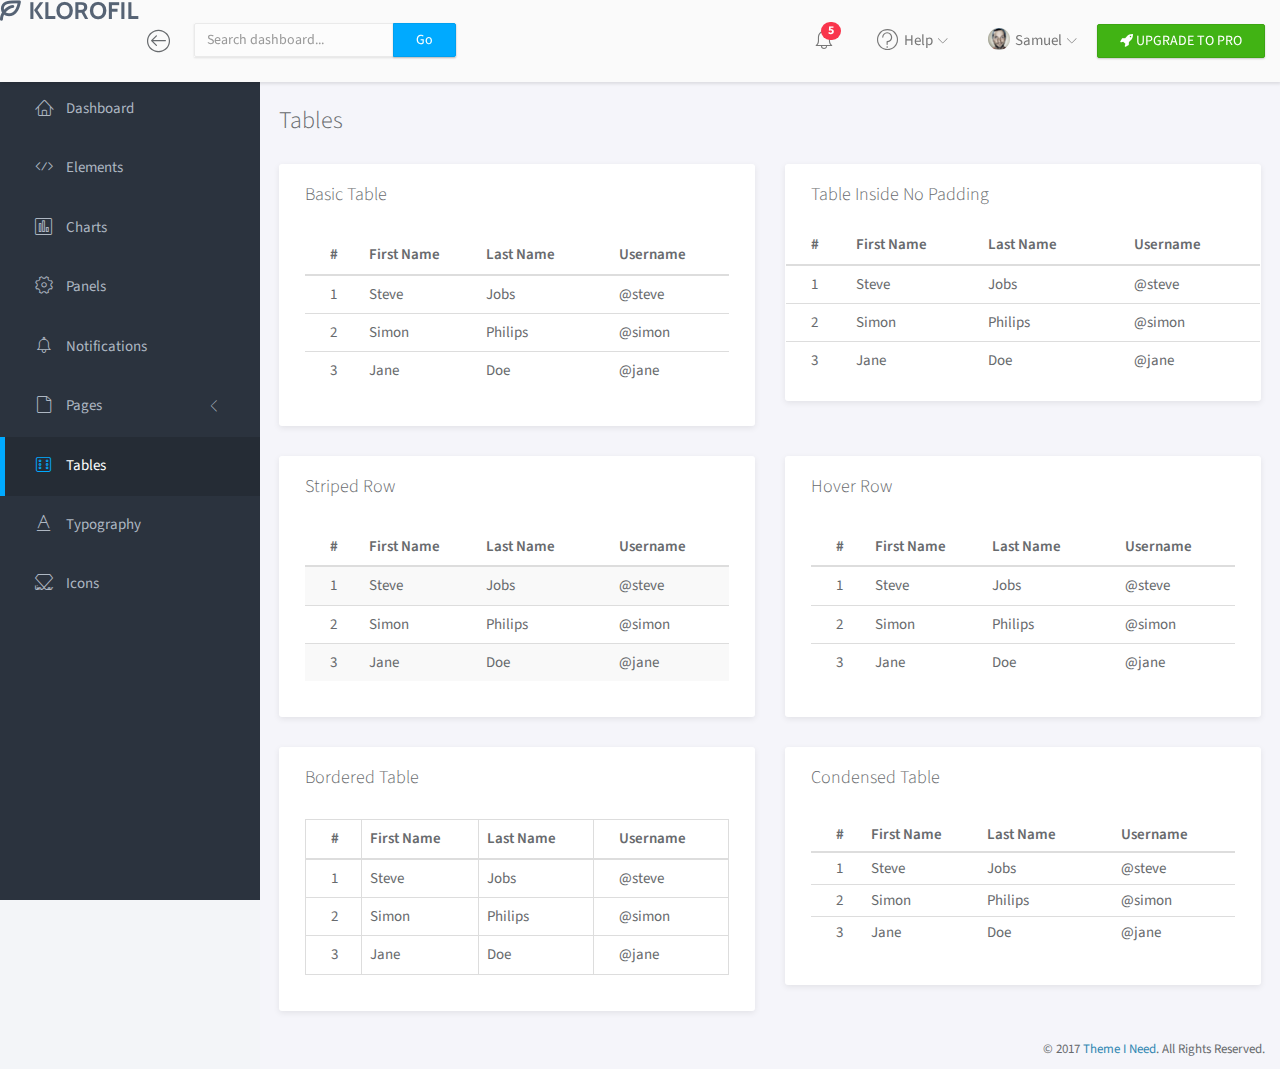
<file: template/tables.html>
<!doctype html>
<html lang="en">

<head>
	<title>Tables | Klorofil - Free Bootstrap Dashboard Template</title>
	<meta charset="utf-8">
	<meta http-equiv="X-UA-Compatible" content="IE=edge,chrome=1">
	<meta name="viewport" content="width=device-width, initial-scale=1.0, maximum-scale=1.0, user-scalable=0">
	<!-- VENDOR CSS -->
	<link rel="stylesheet" href="assets/vendor/bootstrap/css/bootstrap.min.css">
	<link rel="stylesheet" href="assets/vendor/font-awesome/css/font-awesome.min.css">
	<link rel="stylesheet" href="assets/vendor/linearicons/style.css">
	<!-- MAIN CSS -->
	<link rel="stylesheet" href="assets/css/main.css">
	<!-- FOR DEMO PURPOSES ONLY. You should remove this in your project -->
	<link rel="stylesheet" href="assets/css/demo.css">
	<!-- GOOGLE FONTS -->
	<link href="https://fonts.googleapis.com/css?family=Source+Sans+Pro:300,400,600,700" rel="stylesheet">
	<!-- ICONS -->
	<link rel="apple-touch-icon" sizes="76x76" href="assets/img/apple-icon.png">
	<link rel="icon" type="image/png" sizes="96x96" href="assets/img/favicon.png">
</head>

<body>
	<!-- WRAPPER -->
	<div id="wrapper">
		<!-- NAVBAR -->
		<nav class="navbar navbar-default navbar-fixed-top">
			<div class="brand">
				<a href="index.html"><img src="assets/img/logo-dark.png" alt="Klorofil Logo" class="img-responsive logo"></a>
			</div>
			<div class="container-fluid">
				<div class="navbar-btn">
					<button type="button" class="btn-toggle-fullwidth"><i class="lnr lnr-arrow-left-circle"></i></button>
				</div>
				<form class="navbar-form navbar-left">
					<div class="input-group">
						<input type="text" value="" class="form-control" placeholder="Search dashboard...">
						<span class="input-group-btn"><button type="button" class="btn btn-primary">Go</button></span>
					</div>
				</form>
				<div class="navbar-btn navbar-btn-right">
					<a class="btn btn-success update-pro" href="https://www.themeineed.com/downloads/klorofil-pro-bootstrap-admin-dashboard-template/?utm_source=klorofil&utm_medium=template&utm_campaign=KlorofilPro" title="Upgrade to Pro" target="_blank"><i class="fa fa-rocket"></i> <span>UPGRADE TO PRO</span></a>
				</div>
				<div id="navbar-menu">
					<ul class="nav navbar-nav navbar-right">
						<li class="dropdown">
							<a href="#" class="dropdown-toggle icon-menu" data-toggle="dropdown">
								<i class="lnr lnr-alarm"></i>
								<span class="badge bg-danger">5</span>
							</a>
							<ul class="dropdown-menu notifications">
								<li><a href="#" class="notification-item"><span class="dot bg-warning"></span>System space is almost full</a></li>
								<li><a href="#" class="notification-item"><span class="dot bg-danger"></span>You have 9 unfinished tasks</a></li>
								<li><a href="#" class="notification-item"><span class="dot bg-success"></span>Monthly report is available</a></li>
								<li><a href="#" class="notification-item"><span class="dot bg-warning"></span>Weekly meeting in 1 hour</a></li>
								<li><a href="#" class="notification-item"><span class="dot bg-success"></span>Your request has been approved</a></li>
								<li><a href="#" class="more">See all notifications</a></li>
							</ul>
						</li>
						<li class="dropdown">
							<a href="#" class="dropdown-toggle" data-toggle="dropdown"><i class="lnr lnr-question-circle"></i> <span>Help</span> <i class="icon-submenu lnr lnr-chevron-down"></i></a>
							<ul class="dropdown-menu">
								<li><a href="#">Basic Use</a></li>
								<li><a href="#">Working With Data</a></li>
								<li><a href="#">Security</a></li>
								<li><a href="#">Troubleshooting</a></li>
							</ul>
						</li>
						<li class="dropdown">
							<a href="#" class="dropdown-toggle" data-toggle="dropdown"><img src="assets/img/user.png" class="img-circle" alt="Avatar"> <span>Samuel</span> <i class="icon-submenu lnr lnr-chevron-down"></i></a>
							<ul class="dropdown-menu">
								<li><a href="#"><i class="lnr lnr-user"></i> <span>My Profile</span></a></li>
								<li><a href="#"><i class="lnr lnr-envelope"></i> <span>Message</span></a></li>
								<li><a href="#"><i class="lnr lnr-cog"></i> <span>Settings</span></a></li>
								<li><a href="#"><i class="lnr lnr-exit"></i> <span>Logout</span></a></li>
							</ul>
						</li>
						<!-- <li>
							<a class="update-pro" href="https://www.themeineed.com/downloads/klorofil-pro-bootstrap-admin-dashboard-template/?utm_source=klorofil&utm_medium=template&utm_campaign=KlorofilPro" title="Upgrade to Pro" target="_blank"><i class="fa fa-rocket"></i> <span>UPGRADE TO PRO</span></a>
						</li> -->
					</ul>
				</div>
			</div>
		</nav>
		<!-- END NAVBAR -->
		<!-- LEFT SIDEBAR -->
		<div id="sidebar-nav" class="sidebar">
			<div class="sidebar-scroll">
				<nav>
					<ul class="nav">
						<li><a href="index.html" class=""><i class="lnr lnr-home"></i> <span>Dashboard</span></a></li>
						<li><a href="elements.html" class=""><i class="lnr lnr-code"></i> <span>Elements</span></a></li>
						<li><a href="charts.html" class=""><i class="lnr lnr-chart-bars"></i> <span>Charts</span></a></li>
						<li><a href="panels.html" class=""><i class="lnr lnr-cog"></i> <span>Panels</span></a></li>
						<li><a href="notifications.html" class=""><i class="lnr lnr-alarm"></i> <span>Notifications</span></a></li>
						<li>
							<a href="#subPages" data-toggle="collapse" class="collapsed"><i class="lnr lnr-file-empty"></i> <span>Pages</span> <i class="icon-submenu lnr lnr-chevron-left"></i></a>
							<div id="subPages" class="collapse ">
								<ul class="nav">
									<li><a href="page-profile.html" class="">Profile</a></li>
									<li><a href="page-login.html" class="">Login</a></li>
									<li><a href="page-lockscreen.html" class="">Lockscreen</a></li>
								</ul>
							</div>
						</li>
						<li><a href="tables.html" class="active"><i class="lnr lnr-dice"></i> <span>Tables</span></a></li>
						<li><a href="typography.html" class=""><i class="lnr lnr-text-format"></i> <span>Typography</span></a></li>
						<li><a href="icons.html" class=""><i class="lnr lnr-linearicons"></i> <span>Icons</span></a></li>
					</ul>
				</nav>
			</div>
		</div>
		<!-- END LEFT SIDEBAR -->
		<!-- MAIN -->
		<div class="main">
			<!-- MAIN CONTENT -->
			<div class="main-content">
				<div class="container-fluid">
					<h3 class="page-title">Tables</h3>
					<div class="row">
						<div class="col-md-6">
							<!-- BASIC TABLE -->
							<div class="panel">
								<div class="panel-heading">
									<h3 class="panel-title">Basic Table</h3>
								</div>
								<div class="panel-body">
									<table class="table">
										<thead>
											<tr>
												<th>#</th>
												<th>First Name</th>
												<th>Last Name</th>
												<th>Username</th>
											</tr>
										</thead>
										<tbody>
											<tr>
												<td>1</td>
												<td>Steve</td>
												<td>Jobs</td>
												<td>@steve</td>
											</tr>
											<tr>
												<td>2</td>
												<td>Simon</td>
												<td>Philips</td>
												<td>@simon</td>
											</tr>
											<tr>
												<td>3</td>
												<td>Jane</td>
												<td>Doe</td>
												<td>@jane</td>
											</tr>
										</tbody>
									</table>
								</div>
							</div>
							<!-- END BASIC TABLE -->
						</div>
						<div class="col-md-6">
							<!-- TABLE NO PADDING -->
							<div class="panel">
								<div class="panel-heading">
									<h3 class="panel-title">Table Inside No Padding</h3>
								</div>
								<div class="panel-body no-padding">
									<table class="table">
										<thead>
											<tr>
												<th>#</th>
												<th>First Name</th>
												<th>Last Name</th>
												<th>Username</th>
											</tr>
										</thead>
										<tbody>
											<tr>
												<td>1</td>
												<td>Steve</td>
												<td>Jobs</td>
												<td>@steve</td>
											</tr>
											<tr>
												<td>2</td>
												<td>Simon</td>
												<td>Philips</td>
												<td>@simon</td>
											</tr>
											<tr>
												<td>3</td>
												<td>Jane</td>
												<td>Doe</td>
												<td>@jane</td>
											</tr>
										</tbody>
									</table>
								</div>
							</div>
							<!-- END TABLE NO PADDING -->
						</div>
					</div>
					<div class="row">
						<div class="col-md-6">
							<!-- TABLE STRIPED -->
							<div class="panel">
								<div class="panel-heading">
									<h3 class="panel-title">Striped Row</h3>
								</div>
								<div class="panel-body">
									<table class="table table-striped">
										<thead>
											<tr>
												<th>#</th>
												<th>First Name</th>
												<th>Last Name</th>
												<th>Username</th>
											</tr>
										</thead>
										<tbody>
											<tr>
												<td>1</td>
												<td>Steve</td>
												<td>Jobs</td>
												<td>@steve</td>
											</tr>
											<tr>
												<td>2</td>
												<td>Simon</td>
												<td>Philips</td>
												<td>@simon</td>
											</tr>
											<tr>
												<td>3</td>
												<td>Jane</td>
												<td>Doe</td>
												<td>@jane</td>
											</tr>
										</tbody>
									</table>
								</div>
							</div>
							<!-- END TABLE STRIPED -->
						</div>
						<div class="col-md-6">
							<!-- TABLE HOVER -->
							<div class="panel">
								<div class="panel-heading">
									<h3 class="panel-title">Hover Row</h3>
								</div>
								<div class="panel-body">
									<table class="table table-hover">
										<thead>
											<tr>
												<th>#</th>
												<th>First Name</th>
												<th>Last Name</th>
												<th>Username</th>
											</tr>
										</thead>
										<tbody>
											<tr>
												<td>1</td>
												<td>Steve</td>
												<td>Jobs</td>
												<td>@steve</td>
											</tr>
											<tr>
												<td>2</td>
												<td>Simon</td>
												<td>Philips</td>
												<td>@simon</td>
											</tr>
											<tr>
												<td>3</td>
												<td>Jane</td>
												<td>Doe</td>
												<td>@jane</td>
											</tr>
										</tbody>
									</table>
								</div>
							</div>
							<!-- END TABLE HOVER -->
						</div>
					</div>
					<div class="row">
						<div class="col-md-6">
							<!-- BORDERED TABLE -->
							<div class="panel">
								<div class="panel-heading">
									<h3 class="panel-title">Bordered Table</h3>
								</div>
								<div class="panel-body">
									<table class="table table-bordered">
										<thead>
											<tr>
												<th>#</th>
												<th>First Name</th>
												<th>Last Name</th>
												<th>Username</th>
											</tr>
										</thead>
										<tbody>
											<tr>
												<td>1</td>
												<td>Steve</td>
												<td>Jobs</td>
												<td>@steve</td>
											</tr>
											<tr>
												<td>2</td>
												<td>Simon</td>
												<td>Philips</td>
												<td>@simon</td>
											</tr>
											<tr>
												<td>3</td>
												<td>Jane</td>
												<td>Doe</td>
												<td>@jane</td>
											</tr>
										</tbody>
									</table>
								</div>
							</div>
							<!-- END BORDERED TABLE -->
						</div>
						<div class="col-md-6">
							<!-- CONDENSED TABLE -->
							<div class="panel">
								<div class="panel-heading">
									<h3 class="panel-title">Condensed Table</h3>
								</div>
								<div class="panel-body">
									<table class="table table-condensed">
										<thead>
											<tr>
												<th>#</th>
												<th>First Name</th>
												<th>Last Name</th>
												<th>Username</th>
											</tr>
										</thead>
										<tbody>
											<tr>
												<td>1</td>
												<td>Steve</td>
												<td>Jobs</td>
												<td>@steve</td>
											</tr>
											<tr>
												<td>2</td>
												<td>Simon</td>
												<td>Philips</td>
												<td>@simon</td>
											</tr>
											<tr>
												<td>3</td>
												<td>Jane</td>
												<td>Doe</td>
												<td>@jane</td>
											</tr>
										</tbody>
									</table>
								</div>
							</div>
							<!-- END CONDENSED TABLE -->
						</div>
					</div>
				</div>
			</div>
			<!-- END MAIN CONTENT -->
		</div>
		<!-- END MAIN -->
		<div class="clearfix"></div>
		<footer>
			<div class="container-fluid">
				<p class="copyright">&copy; 2017 <a href="https://www.themeineed.com" target="_blank">Theme I Need</a>. All Rights Reserved.</p>
			</div>
		</footer>
	</div>
	<!-- END WRAPPER -->
	<!-- Javascript -->
	<script src="assets/vendor/jquery/jquery.min.js"></script>
	<script src="assets/vendor/bootstrap/js/bootstrap.min.js"></script>
	<script src="assets/vendor/jquery-slimscroll/jquery.slimscroll.min.js"></script>
	<script src="assets/scripts/klorofil-common.js"></script>
</body>

</html>
</file>
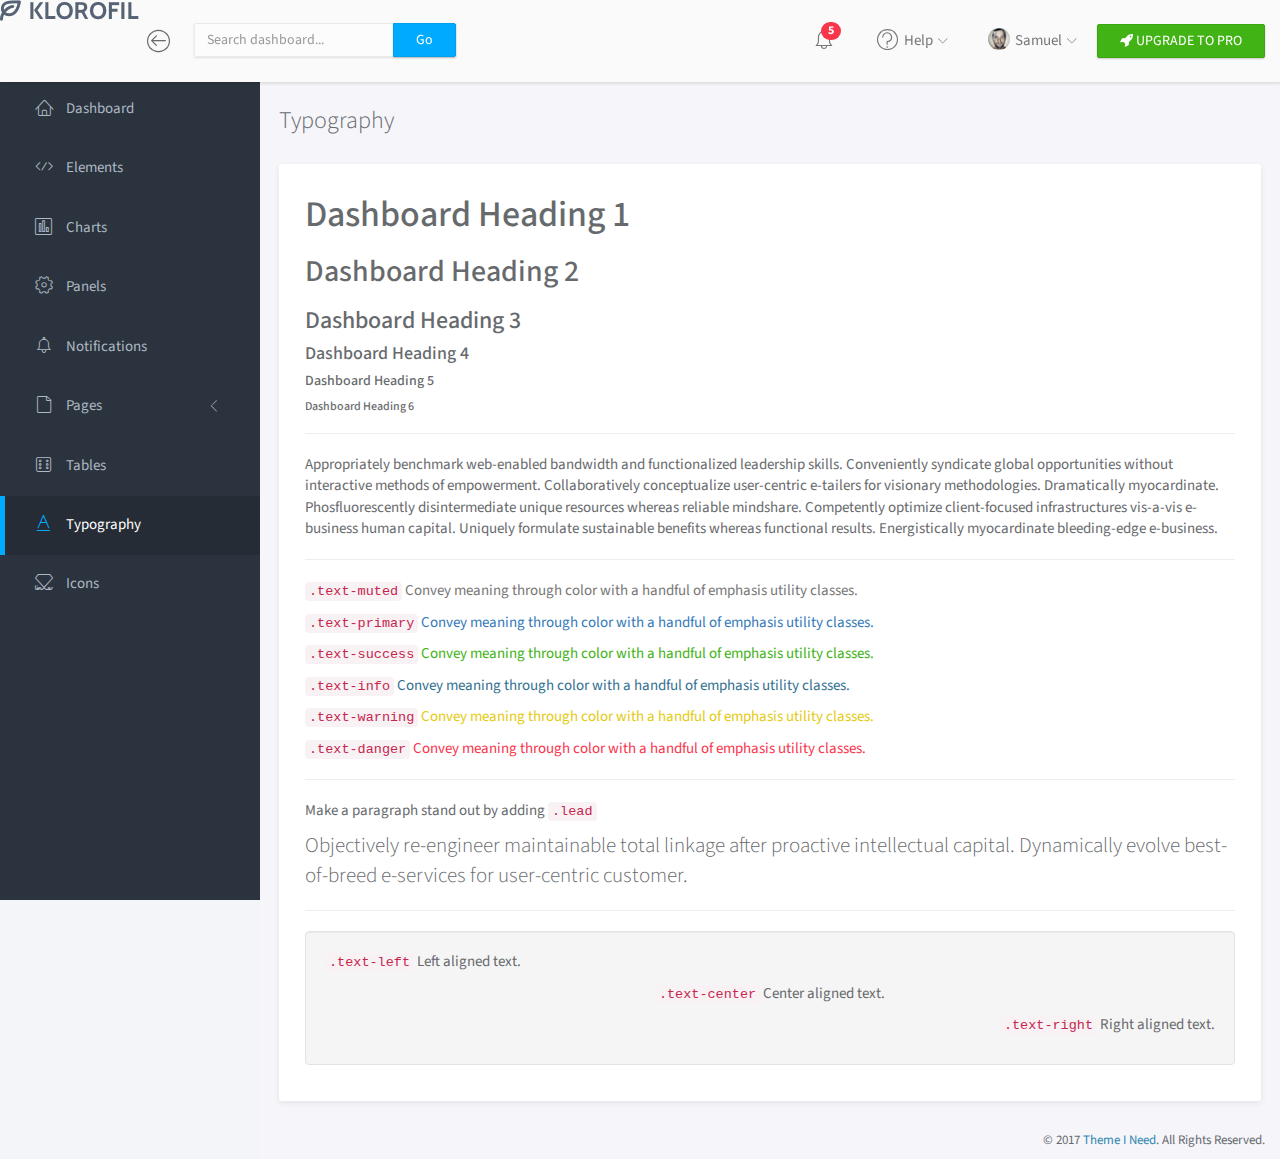
<file: template/typography.html>
<!doctype html>
<html lang="en">

<head>
	<title>Typography | Klorofil - Free Bootstrap Dashboard Template</title>
	<meta charset="utf-8">
	<meta http-equiv="X-UA-Compatible" content="IE=edge,chrome=1">
	<meta name="viewport" content="width=device-width, initial-scale=1.0, maximum-scale=1.0, user-scalable=0">
	<!-- VENDOR CSS -->
	<link rel="stylesheet" href="assets/vendor/bootstrap/css/bootstrap.min.css">
	<link rel="stylesheet" href="assets/vendor/font-awesome/css/font-awesome.min.css">
	<link rel="stylesheet" href="assets/vendor/linearicons/style.css">
	<!-- MAIN CSS -->
	<link rel="stylesheet" href="assets/css/main.css">
	<!-- FOR DEMO PURPOSES ONLY. You should remove this in your project -->
	<link rel="stylesheet" href="assets/css/demo.css">
	<!-- GOOGLE FONTS -->
	<link href="https://fonts.googleapis.com/css?family=Source+Sans+Pro:300,400,600,700" rel="stylesheet">
	<!-- ICONS -->
	<link rel="apple-touch-icon" sizes="76x76" href="assets/img/apple-icon.png">
	<link rel="icon" type="image/png" sizes="96x96" href="assets/img/favicon.png">
</head>

<body>
	<!-- WRAPPER -->
	<div id="wrapper">
		<!-- NAVBAR -->
		<nav class="navbar navbar-default navbar-fixed-top">
			<div class="brand">
				<a href="index.html"><img src="assets/img/logo-dark.png" alt="Klorofil Logo" class="img-responsive logo"></a>
			</div>
			<div class="container-fluid">
				<div class="navbar-btn">
					<button type="button" class="btn-toggle-fullwidth"><i class="lnr lnr-arrow-left-circle"></i></button>
				</div>
				<form class="navbar-form navbar-left">
					<div class="input-group">
						<input type="text" value="" class="form-control" placeholder="Search dashboard...">
						<span class="input-group-btn"><button type="button" class="btn btn-primary">Go</button></span>
					</div>
				</form>
				<div class="navbar-btn navbar-btn-right">
					<a class="btn btn-success update-pro" href="https://www.themeineed.com/downloads/klorofil-pro-bootstrap-admin-dashboard-template/?utm_source=klorofil&utm_medium=template&utm_campaign=KlorofilPro" title="Upgrade to Pro" target="_blank"><i class="fa fa-rocket"></i> <span>UPGRADE TO PRO</span></a>
				</div>
				<div id="navbar-menu">
					<ul class="nav navbar-nav navbar-right">
						<li class="dropdown">
							<a href="#" class="dropdown-toggle icon-menu" data-toggle="dropdown">
								<i class="lnr lnr-alarm"></i>
								<span class="badge bg-danger">5</span>
							</a>
							<ul class="dropdown-menu notifications">
								<li><a href="#" class="notification-item"><span class="dot bg-warning"></span>System space is almost full</a></li>
								<li><a href="#" class="notification-item"><span class="dot bg-danger"></span>You have 9 unfinished tasks</a></li>
								<li><a href="#" class="notification-item"><span class="dot bg-success"></span>Monthly report is available</a></li>
								<li><a href="#" class="notification-item"><span class="dot bg-warning"></span>Weekly meeting in 1 hour</a></li>
								<li><a href="#" class="notification-item"><span class="dot bg-success"></span>Your request has been approved</a></li>
								<li><a href="#" class="more">See all notifications</a></li>
							</ul>
						</li>
						<li class="dropdown">
							<a href="#" class="dropdown-toggle" data-toggle="dropdown"><i class="lnr lnr-question-circle"></i> <span>Help</span> <i class="icon-submenu lnr lnr-chevron-down"></i></a>
							<ul class="dropdown-menu">
								<li><a href="#">Basic Use</a></li>
								<li><a href="#">Working With Data</a></li>
								<li><a href="#">Security</a></li>
								<li><a href="#">Troubleshooting</a></li>
							</ul>
						</li>
						<li class="dropdown">
							<a href="#" class="dropdown-toggle" data-toggle="dropdown"><img src="assets/img/user.png" class="img-circle" alt="Avatar"> <span>Samuel</span> <i class="icon-submenu lnr lnr-chevron-down"></i></a>
							<ul class="dropdown-menu">
								<li><a href="#"><i class="lnr lnr-user"></i> <span>My Profile</span></a></li>
								<li><a href="#"><i class="lnr lnr-envelope"></i> <span>Message</span></a></li>
								<li><a href="#"><i class="lnr lnr-cog"></i> <span>Settings</span></a></li>
								<li><a href="#"><i class="lnr lnr-exit"></i> <span>Logout</span></a></li>
							</ul>
						</li>
						<!-- <li>
							<a class="update-pro" href="https://www.themeineed.com/downloads/klorofil-pro-bootstrap-admin-dashboard-template/?utm_source=klorofil&utm_medium=template&utm_campaign=KlorofilPro" title="Upgrade to Pro" target="_blank"><i class="fa fa-rocket"></i> <span>UPGRADE TO PRO</span></a>
						</li> -->
					</ul>
				</div>
			</div>
		</nav>
		<!-- END NAVBAR -->
		<!-- LEFT SIDEBAR -->
		<div id="sidebar-nav" class="sidebar">
			<div class="sidebar-scroll">
				<nav>
					<ul class="nav">
						<li><a href="index.html" class=""><i class="lnr lnr-home"></i> <span>Dashboard</span></a></li>
						<li><a href="elements.html" class=""><i class="lnr lnr-code"></i> <span>Elements</span></a></li>
						<li><a href="charts.html" class=""><i class="lnr lnr-chart-bars"></i> <span>Charts</span></a></li>
						<li><a href="panels.html" class=""><i class="lnr lnr-cog"></i> <span>Panels</span></a></li>
						<li><a href="notifications.html" class=""><i class="lnr lnr-alarm"></i> <span>Notifications</span></a></li>
						<li>
							<a href="#subPages" data-toggle="collapse" class="collapsed"><i class="lnr lnr-file-empty"></i> <span>Pages</span> <i class="icon-submenu lnr lnr-chevron-left"></i></a>
							<div id="subPages" class="collapse ">
								<ul class="nav">
									<li><a href="page-profile.html" class="">Profile</a></li>
									<li><a href="page-login.html" class="">Login</a></li>
									<li><a href="page-lockscreen.html" class="">Lockscreen</a></li>
								</ul>
							</div>
						</li>
						<li><a href="tables.html" class=""><i class="lnr lnr-dice"></i> <span>Tables</span></a></li>
						<li><a href="typography.html" class="active"><i class="lnr lnr-text-format"></i> <span>Typography</span></a></li>
						<li><a href="icons.html" class=""><i class="lnr lnr-linearicons"></i> <span>Icons</span></a></li>
					</ul>
				</nav>
			</div>
		</div>
		<!-- END LEFT SIDEBAR -->
		<!-- MAIN -->
		<div class="main">
			<!-- MAIN CONTENT -->
			<div class="main-content">
				<div class="container-fluid">
					<h3 class="page-title">Typography</h3>
					<div class="panel panel-headline">
						<div class="panel-body">
							<h1>Dashboard Heading 1</h1>
							<h2>Dashboard Heading 2</h2>
							<h3>Dashboard Heading 3</h3>
							<h4>Dashboard Heading 4</h4>
							<h5>Dashboard Heading 5</h5>
							<h6>Dashboard Heading 6</h6>
							<hr>
							<p>Appropriately benchmark web-enabled bandwidth and functionalized leadership skills. Conveniently syndicate global opportunities without interactive methods of empowerment. Collaboratively conceptualize user-centric e-tailers for visionary methodologies. Dramatically myocardinate. Phosfluorescently disintermediate unique resources whereas reliable mindshare. Competently optimize client-focused infrastructures vis-a-vis e-business human capital. Uniquely formulate sustainable benefits whereas functional results. Energistically myocardinate bleeding-edge e-business.</p>
							<hr>
							<p class="text-muted"><code>.text-muted</code> Convey meaning through color with a handful of emphasis utility classes.</p>
							<p class="text-primary"><code>.text-primary</code> Convey meaning through color with a handful of emphasis utility classes.</p>
							<p class="text-success"><code>.text-success</code> Convey meaning through color with a handful of emphasis utility classes.</p>
							<p class="text-info"><code>.text-info</code> Convey meaning through color with a handful of emphasis utility classes.</p>
							<p class="text-warning"><code>.text-warning</code> Convey meaning through color with a handful of emphasis utility classes.</p>
							<p class="text-danger"><code>.text-danger</code> Convey meaning through color with a handful of emphasis utility classes.</p>
							<hr>
							<p>Make a paragraph stand out by adding <code>.lead</code></p>
							<p class="lead">Objectively re-engineer maintainable total linkage after proactive intellectual capital. Dynamically evolve best-of-breed e-services for user-centric customer.</p>
							<hr>
							<div class="well">
								<p class="text-left"><code>.text-left</code> Left aligned text.</p>
								<p class="text-center"><code>.text-center</code> Center aligned text.</p>
								<p class="text-right"><code>.text-right</code> Right aligned text.</p>
							</div>
						</div>
					</div>
				</div>
			</div>
			<!-- END MAIN CONTENT -->
		</div>
		<!-- END MAIN -->
		<div class="clearfix"></div>
		<footer>
			<div class="container-fluid">
				<p class="copyright">&copy; 2017 <a href="https://www.themeineed.com" target="_blank">Theme I Need</a>. All Rights Reserved.</p>
			</div>
		</footer>
	</div>
	<!-- END WRAPPER -->
	<!-- Javascript -->
	<script src="assets/vendor/jquery/jquery.min.js"></script>
	<script src="assets/vendor/bootstrap/js/bootstrap.min.js"></script>
	<script src="assets/vendor/jquery-slimscroll/jquery.slimscroll.min.js"></script>
	<script src="assets/scripts/klorofil-common.js"></script>
</body>

</html>
</file>
<file: template/assets/vendor/linearicons/style.css>
@font-face {
	font-family: 'Linearicons-Free';
	src:url('fonts/Linearicons-Free.eot?w118d');
	src:url('fonts/Linearicons-Free.eot?#iefixw118d') format('embedded-opentype'),
		url('fonts/Linearicons-Free.woff2?w118d') format('woff2'),
		url('fonts/Linearicons-Free.woff?w118d') format('woff'),
		url('fonts/Linearicons-Free.ttf?w118d') format('truetype'),
		url('fonts/Linearicons-Free.svg?w118d#Linearicons-Free') format('svg');
	font-weight: normal;
	font-style: normal;
}

.lnr {
	font-family: 'Linearicons-Free';
	speak: none;
	font-style: normal;
	font-weight: normal;
	font-variant: normal;
	text-transform: none;
	line-height: 1;

	/* Better Font Rendering =========== */
	-webkit-font-smoothing: antialiased;
	-moz-osx-font-smoothing: grayscale;
}

.lnr-home:before {
	content: "\e800";
}
.lnr-apartment:before {
	content: "\e801";
}
.lnr-pencil:before {
	content: "\e802";
}
.lnr-magic-wand:before {
	content: "\e803";
}
.lnr-drop:before {
	content: "\e804";
}
.lnr-lighter:before {
	content: "\e805";
}
.lnr-poop:before {
	content: "\e806";
}
.lnr-sun:before {
	content: "\e807";
}
.lnr-moon:before {
	content: "\e808";
}
.lnr-cloud:before {
	content: "\e809";
}
.lnr-cloud-upload:before {
	content: "\e80a";
}
.lnr-cloud-download:before {
	content: "\e80b";
}
.lnr-cloud-sync:before {
	content: "\e80c";
}
.lnr-cloud-check:before {
	content: "\e80d";
}
.lnr-database:before {
	content: "\e80e";
}
.lnr-lock:before {
	content: "\e80f";
}
.lnr-cog:before {
	content: "\e810";
}
.lnr-trash:before {
	content: "\e811";
}
.lnr-dice:before {
	content: "\e812";
}
.lnr-heart:before {
	content: "\e813";
}
.lnr-star:before {
	content: "\e814";
}
.lnr-star-half:before {
	content: "\e815";
}
.lnr-star-empty:before {
	content: "\e816";
}
.lnr-flag:before {
	content: "\e817";
}
.lnr-envelope:before {
	content: "\e818";
}
.lnr-paperclip:before {
	content: "\e819";
}
.lnr-inbox:before {
	content: "\e81a";
}
.lnr-eye:before {
	content: "\e81b";
}
.lnr-printer:before {
	content: "\e81c";
}
.lnr-file-empty:before {
	content: "\e81d";
}
.lnr-file-add:before {
	content: "\e81e";
}
.lnr-enter:before {
	content: "\e81f";
}
.lnr-exit:before {
	content: "\e820";
}
.lnr-graduation-hat:before {
	content: "\e821";
}
.lnr-license:before {
	content: "\e822";
}
.lnr-music-note:before {
	content: "\e823";
}
.lnr-film-play:before {
	content: "\e824";
}
.lnr-camera-video:before {
	content: "\e825";
}
.lnr-camera:before {
	content: "\e826";
}
.lnr-picture:before {
	content: "\e827";
}
.lnr-book:before {
	content: "\e828";
}
.lnr-bookmark:before {
	content: "\e829";
}
.lnr-user:before {
	content: "\e82a";
}
.lnr-users:before {
	content: "\e82b";
}
.lnr-shirt:before {
	content: "\e82c";
}
.lnr-store:before {
	content: "\e82d";
}
.lnr-cart:before {
	content: "\e82e";
}
.lnr-tag:before {
	content: "\e82f";
}
.lnr-phone-handset:before {
	content: "\e830";
}
.lnr-phone:before {
	content: "\e831";
}
.lnr-pushpin:before {
	content: "\e832";
}
.lnr-map-marker:before {
	content: "\e833";
}
.lnr-map:before {
	content: "\e834";
}
.lnr-location:before {
	content: "\e835";
}
.lnr-calendar-full:before {
	content: "\e836";
}
.lnr-keyboard:before {
	content: "\e837";
}
.lnr-spell-check:before {
	content: "\e838";
}
.lnr-screen:before {
	content: "\e839";
}
.lnr-smartphone:before {
	content: "\e83a";
}
.lnr-tablet:before {
	content: "\e83b";
}
.lnr-laptop:before {
	content: "\e83c";
}
.lnr-laptop-phone:before {
	content: "\e83d";
}
.lnr-power-switch:before {
	content: "\e83e";
}
.lnr-bubble:before {
	content: "\e83f";
}
.lnr-heart-pulse:before {
	content: "\e840";
}
.lnr-construction:before {
	content: "\e841";
}
.lnr-pie-chart:before {
	content: "\e842";
}
.lnr-chart-bars:before {
	content: "\e843";
}
.lnr-gift:before {
	content: "\e844";
}
.lnr-diamond:before {
	content: "\e845";
}
.lnr-linearicons:before {
	content: "\e846";
}
.lnr-dinner:before {
	content: "\e847";
}
.lnr-coffee-cup:before {
	content: "\e848";
}
.lnr-leaf:before {
	content: "\e849";
}
.lnr-paw:before {
	content: "\e84a";
}
.lnr-rocket:before {
	content: "\e84b";
}
.lnr-briefcase:before {
	content: "\e84c";
}
.lnr-bus:before {
	content: "\e84d";
}
.lnr-car:before {
	content: "\e84e";
}
.lnr-train:before {
	content: "\e84f";
}
.lnr-bicycle:before {
	content: "\e850";
}
.lnr-wheelchair:before {
	content: "\e851";
}
.lnr-select:before {
	content: "\e852";
}
.lnr-earth:before {
	content: "\e853";
}
.lnr-smile:before {
	content: "\e854";
}
.lnr-sad:before {
	content: "\e855";
}
.lnr-neutral:before {
	content: "\e856";
}
.lnr-mustache:before {
	content: "\e857";
}
.lnr-alarm:before {
	content: "\e858";
}
.lnr-bullhorn:before {
	content: "\e859";
}
.lnr-volume-high:before {
	content: "\e85a";
}
.lnr-volume-medium:before {
	content: "\e85b";
}
.lnr-volume-low:before {
	content: "\e85c";
}
.lnr-volume:before {
	content: "\e85d";
}
.lnr-mic:before {
	content: "\e85e";
}
.lnr-hourglass:before {
	content: "\e85f";
}
.lnr-undo:before {
	content: "\e860";
}
.lnr-redo:before {
	content: "\e861";
}
.lnr-sync:before {
	content: "\e862";
}
.lnr-history:before {
	content: "\e863";
}
.lnr-clock:before {
	content: "\e864";
}
.lnr-download:before {
	content: "\e865";
}
.lnr-upload:before {
	content: "\e866";
}
.lnr-enter-down:before {
	content: "\e867";
}
.lnr-exit-up:before {
	content: "\e868";
}
.lnr-bug:before {
	content: "\e869";
}
.lnr-code:before {
	content: "\e86a";
}
.lnr-link:before {
	content: "\e86b";
}
.lnr-unlink:before {
	content: "\e86c";
}
.lnr-thumbs-up:before {
	content: "\e86d";
}
.lnr-thumbs-down:before {
	content: "\e86e";
}
.lnr-magnifier:before {
	content: "\e86f";
}
.lnr-cross:before {
	content: "\e870";
}
.lnr-menu:before {
	content: "\e871";
}
.lnr-list:before {
	content: "\e872";
}
.lnr-chevron-up:before {
	content: "\e873";
}
.lnr-chevron-down:before {
	content: "\e874";
}
.lnr-chevron-left:before {
	content: "\e875";
}
.lnr-chevron-right:before {
	content: "\e876";
}
.lnr-arrow-up:before {
	content: "\e877";
}
.lnr-arrow-down:before {
	content: "\e878";
}
.lnr-arrow-left:before {
	content: "\e879";
}
.lnr-arrow-right:before {
	content: "\e87a";
}
.lnr-move:before {
	content: "\e87b";
}
.lnr-warning:before {
	content: "\e87c";
}
.lnr-question-circle:before {
	content: "\e87d";
}
.lnr-menu-circle:before {
	content: "\e87e";
}
.lnr-checkmark-circle:before {
	content: "\e87f";
}
.lnr-cross-circle:before {
	content: "\e880";
}
.lnr-plus-circle:before {
	content: "\e881";
}
.lnr-circle-minus:before {
	content: "\e882";
}
.lnr-arrow-up-circle:before {
	content: "\e883";
}
.lnr-arrow-down-circle:before {
	content: "\e884";
}
.lnr-arrow-left-circle:before {
	content: "\e885";
}
.lnr-arrow-right-circle:before {
	content: "\e886";
}
.lnr-chevron-up-circle:before {
	content: "\e887";
}
.lnr-chevron-down-circle:before {
	content: "\e888";
}
.lnr-chevron-left-circle:before {
	content: "\e889";
}
.lnr-chevron-right-circle:before {
	content: "\e88a";
}
.lnr-crop:before {
	content: "\e88b";
}
.lnr-frame-expand:before {
	content: "\e88c";
}
.lnr-frame-contract:before {
	content: "\e88d";
}
.lnr-layers:before {
	content: "\e88e";
}
.lnr-funnel:before {
	content: "\e88f";
}
.lnr-text-format:before {
	content: "\e890";
}
.lnr-text-format-remove:before {
	content: "\e891";
}
.lnr-text-size:before {
	content: "\e892";
}
.lnr-bold:before {
	content: "\e893";
}
.lnr-italic:before {
	content: "\e894";
}
.lnr-underline:before {
	content: "\e895";
}
.lnr-strikethrough:before {
	content: "\e896";
}
.lnr-highlight:before {
	content: "\e897";
}
.lnr-text-align-left:before {
	content: "\e898";
}
.lnr-text-align-center:before {
	content: "\e899";
}
.lnr-text-align-right:before {
	content: "\e89a";
}
.lnr-text-align-justify:before {
	content: "\e89b";
}
.lnr-line-spacing:before {
	content: "\e89c";
}
.lnr-indent-increase:before {
	content: "\e89d";
}
.lnr-indent-decrease:before {
	content: "\e89e";
}
.lnr-pilcrow:before {
	content: "\e89f";
}
.lnr-direction-ltr:before {
	content: "\e8a0";
}
.lnr-direction-rtl:before {
	content: "\e8a1";
}
.lnr-page-break:before {
	content: "\e8a2";
}
.lnr-sort-alpha-asc:before {
	content: "\e8a3";
}
.lnr-sort-amount-asc:before {
	content: "\e8a4";
}
.lnr-hand:before {
	content: "\e8a5";
}
.lnr-pointer-up:before {
	content: "\e8a6";
}
.lnr-pointer-right:before {
	content: "\e8a7";
}
.lnr-pointer-down:before {
	content: "\e8a8";
}
.lnr-pointer-left:before {
	content: "\e8a9";
}
</file>
<file: template/assets/vendor/chartist/css/chartist-custom.css>
.ct-label {
  fill: #676a6d;
  color: #676a6d;
  font-size: 1.2rem;
  line-height: 1; }

.ct-chart-line .ct-label,
.ct-chart-bar .ct-label {
  display: block;
  display: -webkit-box;
  display: -moz-box;
  display: -ms-flexbox;
  display: -webkit-flex;
  display: flex; }

.ct-chart-pie .ct-label,
.ct-chart-donut .ct-label {
  dominant-baseline: central; }

.ct-label.ct-horizontal.ct-start {
  -webkit-box-align: flex-end;
  -webkit-align-items: flex-end;
  -ms-flex-align: flex-end;
  align-items: flex-end;
  -webkit-box-pack: flex-start;
  -webkit-justify-content: flex-start;
  -ms-flex-pack: flex-start;
  justify-content: flex-start;
  text-align: left;
  text-anchor: start; }

.ct-label.ct-horizontal.ct-end {
  -webkit-box-align: flex-start;
  -webkit-align-items: flex-start;
  -ms-flex-align: flex-start;
  align-items: flex-start;
  -webkit-box-pack: flex-start;
  -webkit-justify-content: flex-start;
  -ms-flex-pack: flex-start;
  justify-content: flex-start;
  text-align: left;
  text-anchor: start; }

.ct-label.ct-vertical.ct-start {
  -webkit-box-align: flex-end;
  -webkit-align-items: flex-end;
  -ms-flex-align: flex-end;
  align-items: flex-end;
  -webkit-box-pack: flex-end;
  -webkit-justify-content: flex-end;
  -ms-flex-pack: flex-end;
  justify-content: flex-end;
  text-align: right;
  text-anchor: end; }

.ct-label.ct-vertical.ct-end {
  -webkit-box-align: flex-end;
  -webkit-align-items: flex-end;
  -ms-flex-align: flex-end;
  align-items: flex-end;
  -webkit-box-pack: flex-start;
  -webkit-justify-content: flex-start;
  -ms-flex-pack: flex-start;
  justify-content: flex-start;
  text-align: left;
  text-anchor: start; }

.ct-chart-bar .ct-label.ct-horizontal.ct-start {
  -webkit-box-align: flex-end;
  -webkit-align-items: flex-end;
  -ms-flex-align: flex-end;
  align-items: flex-end;
  -webkit-box-pack: center;
  -webkit-justify-content: center;
  -ms-flex-pack: center;
  justify-content: center;
  text-align: center;
  text-anchor: start; }

.ct-chart-bar .ct-label.ct-horizontal.ct-end {
  -webkit-box-align: flex-start;
  -webkit-align-items: flex-start;
  -ms-flex-align: flex-start;
  align-items: flex-start;
  -webkit-box-pack: center;
  -webkit-justify-content: center;
  -ms-flex-pack: center;
  justify-content: center;
  text-align: center;
  text-anchor: start; }

.ct-chart-bar.ct-horizontal-bars .ct-label.ct-horizontal.ct-start {
  -webkit-box-align: flex-end;
  -webkit-align-items: flex-end;
  -ms-flex-align: flex-end;
  align-items: flex-end;
  -webkit-box-pack: flex-start;
  -webkit-justify-content: flex-start;
  -ms-flex-pack: flex-start;
  justify-content: flex-start;
  text-align: left;
  text-anchor: start; }

.ct-chart-bar.ct-horizontal-bars .ct-label.ct-horizontal.ct-end {
  -webkit-box-align: flex-start;
  -webkit-align-items: flex-start;
  -ms-flex-align: flex-start;
  align-items: flex-start;
  -webkit-box-pack: flex-start;
  -webkit-justify-content: flex-start;
  -ms-flex-pack: flex-start;
  justify-content: flex-start;
  text-align: left;
  text-anchor: start; }

.ct-chart-bar.ct-horizontal-bars .ct-label.ct-vertical.ct-start {
  -webkit-box-align: center;
  -webkit-align-items: center;
  -ms-flex-align: center;
  align-items: center;
  -webkit-box-pack: flex-end;
  -webkit-justify-content: flex-end;
  -ms-flex-pack: flex-end;
  justify-content: flex-end;
  text-align: right;
  text-anchor: end; }

.ct-chart-bar.ct-horizontal-bars .ct-label.ct-vertical.ct-end {
  -webkit-box-align: center;
  -webkit-align-items: center;
  -ms-flex-align: center;
  align-items: center;
  -webkit-box-pack: flex-start;
  -webkit-justify-content: flex-start;
  -ms-flex-pack: flex-start;
  justify-content: flex-start;
  text-align: left;
  text-anchor: end; }

.ct-grid {
  stroke: rgba(0, 0, 0, 0.2);
  stroke-width: 1px;
  stroke-dasharray: 2px; }

.ct-grid-background {
  fill: none; }

.ct-point {
  stroke-width: 8px;
  stroke-linecap: round; }

.ct-line {
  fill: none;
  stroke-width: 3px; }

.ct-area {
  stroke: none;
  fill-opacity: 0.3; }

.ct-bar {
  fill: none;
  stroke-width: 10px; }

.ct-slice-donut {
  fill: none;
  stroke-width: 60px; }

.ct-series-a .ct-point, .ct-series-a .ct-line, .ct-series-a .ct-bar, .ct-series-a .ct-slice-donut {
  stroke: #028fd0; }

.ct-series-a .ct-slice-pie, .ct-series-a .ct-area {
  fill: #028fd0; }

.ct-series-b .ct-point, .ct-series-b .ct-line, .ct-series-b .ct-bar, .ct-series-b .ct-slice-donut {
  stroke: #83c6ea; }

.ct-series-b .ct-slice-pie, .ct-series-b .ct-area {
  fill: #83c6ea; }

.ct-series-c .ct-point, .ct-series-c .ct-line, .ct-series-c .ct-bar, .ct-series-c .ct-slice-donut {
  stroke: #f4c63d; }

.ct-series-c .ct-slice-pie, .ct-series-c .ct-area {
  fill: #f4c63d; }

.ct-series-d .ct-point, .ct-series-d .ct-line, .ct-series-d .ct-bar, .ct-series-d .ct-slice-donut {
  stroke: #d17905; }

.ct-series-d .ct-slice-pie, .ct-series-d .ct-area {
  fill: #d17905; }

.ct-series-e .ct-point, .ct-series-e .ct-line, .ct-series-e .ct-bar, .ct-series-e .ct-slice-donut {
  stroke: #453d3f; }

.ct-series-e .ct-slice-pie, .ct-series-e .ct-area {
  fill: #453d3f; }

.ct-series-f .ct-point, .ct-series-f .ct-line, .ct-series-f .ct-bar, .ct-series-f .ct-slice-donut {
  stroke: #59922b; }

.ct-series-f .ct-slice-pie, .ct-series-f .ct-area {
  fill: #59922b; }

.ct-series-g .ct-point, .ct-series-g .ct-line, .ct-series-g .ct-bar, .ct-series-g .ct-slice-donut {
  stroke: #0544d3; }

.ct-series-g .ct-slice-pie, .ct-series-g .ct-area {
  fill: #0544d3; }

.ct-series-h .ct-point, .ct-series-h .ct-line, .ct-series-h .ct-bar, .ct-series-h .ct-slice-donut {
  stroke: #6b0392; }

.ct-series-h .ct-slice-pie, .ct-series-h .ct-area {
  fill: #6b0392; }

.ct-series-i .ct-point, .ct-series-i .ct-line, .ct-series-i .ct-bar, .ct-series-i .ct-slice-donut {
  stroke: #f05b4f; }

.ct-series-i .ct-slice-pie, .ct-series-i .ct-area {
  fill: #f05b4f; }

.ct-series-j .ct-point, .ct-series-j .ct-line, .ct-series-j .ct-bar, .ct-series-j .ct-slice-donut {
  stroke: #dda458; }

.ct-series-j .ct-slice-pie, .ct-series-j .ct-area {
  fill: #dda458; }

.ct-series-k .ct-point, .ct-series-k .ct-line, .ct-series-k .ct-bar, .ct-series-k .ct-slice-donut {
  stroke: #eacf7d; }

.ct-series-k .ct-slice-pie, .ct-series-k .ct-area {
  fill: #eacf7d; }

.ct-series-l .ct-point, .ct-series-l .ct-line, .ct-series-l .ct-bar, .ct-series-l .ct-slice-donut {
  stroke: #86797d; }

.ct-series-l .ct-slice-pie, .ct-series-l .ct-area {
  fill: #86797d; }

.ct-series-m .ct-point, .ct-series-m .ct-line, .ct-series-m .ct-bar, .ct-series-m .ct-slice-donut {
  stroke: #b2c326; }

.ct-series-m .ct-slice-pie, .ct-series-m .ct-area {
  fill: #b2c326; }

.ct-series-n .ct-point, .ct-series-n .ct-line, .ct-series-n .ct-bar, .ct-series-n .ct-slice-donut {
  stroke: #6188e2; }

.ct-series-n .ct-slice-pie, .ct-series-n .ct-area {
  fill: #6188e2; }

.ct-series-o .ct-point, .ct-series-o .ct-line, .ct-series-o .ct-bar, .ct-series-o .ct-slice-donut {
  stroke: #a748ca; }

.ct-series-o .ct-slice-pie, .ct-series-o .ct-area {
  fill: #a748ca; }

.ct-square {
  display: block;
  position: relative;
  width: 100%; }
  .ct-square:before {
    display: block;
    float: left;
    content: "";
    width: 0;
    height: 0;
    padding-bottom: 100%; }
  .ct-square:after {
    content: "";
    display: table;
    clear: both; }
  .ct-square > svg {
    display: block;
    position: absolute;
    top: 0;
    left: 0; }

.ct-minor-second {
  display: block;
  position: relative;
  width: 100%; }
  .ct-minor-second:before {
    display: block;
    float: left;
    content: "";
    width: 0;
    height: 0;
    padding-bottom: 93.75%; }
  .ct-minor-second:after {
    content: "";
    display: table;
    clear: both; }
  .ct-minor-second > svg {
    display: block;
    position: absolute;
    top: 0;
    left: 0; }

.ct-major-second {
  display: block;
  position: relative;
  width: 100%; }
  .ct-major-second:before {
    display: block;
    float: left;
    content: "";
    width: 0;
    height: 0;
    padding-bottom: 88.8888888889%; }
  .ct-major-second:after {
    content: "";
    display: table;
    clear: both; }
  .ct-major-second > svg {
    display: block;
    position: absolute;
    top: 0;
    left: 0; }

.ct-minor-third {
  display: block;
  position: relative;
  width: 100%; }
  .ct-minor-third:before {
    display: block;
    float: left;
    content: "";
    width: 0;
    height: 0;
    padding-bottom: 83.3333333333%; }
  .ct-minor-third:after {
    content: "";
    display: table;
    clear: both; }
  .ct-minor-third > svg {
    display: block;
    position: absolute;
    top: 0;
    left: 0; }

.ct-major-third {
  display: block;
  position: relative;
  width: 100%; }
  .ct-major-third:before {
    display: block;
    float: left;
    content: "";
    width: 0;
    height: 0;
    padding-bottom: 80%; }
  .ct-major-third:after {
    content: "";
    display: table;
    clear: both; }
  .ct-major-third > svg {
    display: block;
    position: absolute;
    top: 0;
    left: 0; }

.ct-perfect-fourth {
  display: block;
  position: relative;
  width: 100%; }
  .ct-perfect-fourth:before {
    display: block;
    float: left;
    content: "";
    width: 0;
    height: 0;
    padding-bottom: 75%; }
  .ct-perfect-fourth:after {
    content: "";
    display: table;
    clear: both; }
  .ct-perfect-fourth > svg {
    display: block;
    position: absolute;
    top: 0;
    left: 0; }

.ct-perfect-fifth {
  display: block;
  position: relative;
  width: 100%; }
  .ct-perfect-fifth:before {
    display: block;
    float: left;
    content: "";
    width: 0;
    height: 0;
    padding-bottom: 66.6666666667%; }
  .ct-perfect-fifth:after {
    content: "";
    display: table;
    clear: both; }
  .ct-perfect-fifth > svg {
    display: block;
    position: absolute;
    top: 0;
    left: 0; }

.ct-minor-sixth {
  display: block;
  position: relative;
  width: 100%; }
  .ct-minor-sixth:before {
    display: block;
    float: left;
    content: "";
    width: 0;
    height: 0;
    padding-bottom: 62.5%; }
  .ct-minor-sixth:after {
    content: "";
    display: table;
    clear: both; }
  .ct-minor-sixth > svg {
    display: block;
    position: absolute;
    top: 0;
    left: 0; }

.ct-golden-section {
  display: block;
  position: relative;
  width: 100%; }
  .ct-golden-section:before {
    display: block;
    float: left;
    content: "";
    width: 0;
    height: 0;
    padding-bottom: 61.804697157%; }
  .ct-golden-section:after {
    content: "";
    display: table;
    clear: both; }
  .ct-golden-section > svg {
    display: block;
    position: absolute;
    top: 0;
    left: 0; }

.ct-major-sixth {
  display: block;
  position: relative;
  width: 100%; }
  .ct-major-sixth:before {
    display: block;
    float: left;
    content: "";
    width: 0;
    height: 0;
    padding-bottom: 60%; }
  .ct-major-sixth:after {
    content: "";
    display: table;
    clear: both; }
  .ct-major-sixth > svg {
    display: block;
    position: absolute;
    top: 0;
    left: 0; }

.ct-minor-seventh {
  display: block;
  position: relative;
  width: 100%; }
  .ct-minor-seventh:before {
    display: block;
    float: left;
    content: "";
    width: 0;
    height: 0;
    padding-bottom: 56.25%; }
  .ct-minor-seventh:after {
    content: "";
    display: table;
    clear: both; }
  .ct-minor-seventh > svg {
    display: block;
    position: absolute;
    top: 0;
    left: 0; }

.ct-major-seventh {
  display: block;
  position: relative;
  width: 100%; }
  .ct-major-seventh:before {
    display: block;
    float: left;
    content: "";
    width: 0;
    height: 0;
    padding-bottom: 53.3333333333%; }
  .ct-major-seventh:after {
    content: "";
    display: table;
    clear: both; }
  .ct-major-seventh > svg {
    display: block;
    position: absolute;
    top: 0;
    left: 0; }

.ct-octave {
  display: block;
  position: relative;
  width: 100%; }
  .ct-octave:before {
    display: block;
    float: left;
    content: "";
    width: 0;
    height: 0;
    padding-bottom: 50%; }
  .ct-octave:after {
    content: "";
    display: table;
    clear: both; }
  .ct-octave > svg {
    display: block;
    position: absolute;
    top: 0;
    left: 0; }

.ct-major-tenth {
  display: block;
  position: relative;
  width: 100%; }
  .ct-major-tenth:before {
    display: block;
    float: left;
    content: "";
    width: 0;
    height: 0;
    padding-bottom: 40%; }
  .ct-major-tenth:after {
    content: "";
    display: table;
    clear: both; }
  .ct-major-tenth > svg {
    display: block;
    position: absolute;
    top: 0;
    left: 0; }

.ct-major-eleventh {
  display: block;
  position: relative;
  width: 100%; }
  .ct-major-eleventh:before {
    display: block;
    float: left;
    content: "";
    width: 0;
    height: 0;
    padding-bottom: 37.5%; }
  .ct-major-eleventh:after {
    content: "";
    display: table;
    clear: both; }
  .ct-major-eleventh > svg {
    display: block;
    position: absolute;
    top: 0;
    left: 0; }

.ct-major-twelfth {
  display: block;
  position: relative;
  width: 100%; }
  .ct-major-twelfth:before {
    display: block;
    float: left;
    content: "";
    width: 0;
    height: 0;
    padding-bottom: 33.3333333333%; }
  .ct-major-twelfth:after {
    content: "";
    display: table;
    clear: both; }
  .ct-major-twelfth > svg {
    display: block;
    position: absolute;
    top: 0;
    left: 0; }

.ct-double-octave {
  display: block;
  position: relative;
  width: 100%; }
  .ct-double-octave:before {
    display: block;
    float: left;
    content: "";
    width: 0;
    height: 0;
    padding-bottom: 25%; }
  .ct-double-octave:after {
    content: "";
    display: table;
    clear: both; }
  .ct-double-octave > svg {
    display: block;
    position: absolute;
    top: 0;
    left: 0; }

/*# sourceMappingURL=chartist-custom.css.map */
</file>
<file: template/assets/css/demo.css>
/* All styles created for demo purposes only, you may not need this for your project */
.demo-button button {
  margin-bottom: 5px; }

.demo-icons li {
  margin-bottom: 50px;
  text-align: center; }

.demo-icons .lnr,
.demo-icons .fa {
  font-size: 28px; }

.demo-icons .cssclass {
  display: block;
  margin-top: 5px;
  margin-left: 5px; }

/*# sourceMappingURL=demo.css.map */
</file>
<file: template/assets/css/main.css>
/*	
*	############################################################################################
*	
*	KLOROFIL - Free Bootstrap Dashboard Template
*	---------------------------------------------------------------------
*
*	Version: 	2.0
*	Author: 	The Develovers
*	Website: 	https://www.themeineed.com/
*	Copyright: 	Copyright 2016 The Develovers
*	License: 	Creative Common Attribution 4.0 https://creativecommons.org/licenses/by/4.0/
*	
*	############################################################################################
*/
/********************
 * GENERAL STYLES
 ********************/
html {
  position: relative;
  min-height: 100%; }

body {
  background-color: #F3F5F8;
  font-family: "Source Sans Pro", sans-serif;
  font-size: 15px;
  color: #676a6d; }

a {
  color: #3287B2; }
  a:hover, a:focus {
    color: #3b98c8;
    text-decoration: none; }

th {
  font-weight: 600; }

.page-title {
  margin-top: 0;
  margin-bottom: 30px;
  font-weight: 300; }

footer {
  position: absolute;
  bottom: 0;
  right: 0;
  padding-top: 15px;
  padding-bottom: 10px; }

.copyright {
  margin-bottom: 0;
  text-align: right;
  font-size: 13px; }
  @media screen and (max-width: 767px) {
    .copyright {
      text-align: center;
      position: relative !important; } }

/********************
 * LAYOUT
 ********************/
#wrapper .sidebar {
  -webkit-transition: all 0.3s ease-in-out;
  -moz-transition: all 0.3s ease-in-out;
  -ms-transition: all 0.3s ease-in-out;
  -o-transition: all 0.3s ease-in-out;
  transition: all 0.3s ease-in-out;
  width: 260px;
  height: 100%;
  float: left;
  background-color: #2B333E;
  position: fixed;
  left: 0; }

#wrapper .main {
  -webkit-transition: all 0.3s ease-in-out;
  -moz-transition: all 0.3s ease-in-out;
  -ms-transition: all 0.3s ease-in-out;
  -o-transition: all 0.3s ease-in-out;
  transition: all 0.3s ease-in-out;
  width: calc(100% - 260px);
  left: 0;
  position: relative;
  float: right;
  background-color: #f5f5fa; }

#wrapper #sidebar-nav,
#wrapper .main {
  padding-top: 80px; }

@media screen and (max-width: 767px) {
  #wrapper #sidebar-nav,
  #wrapper .main {
    padding-top: 130px; } }

.layout-fullwidth #wrapper .sidebar {
  left: -260px; }

.layout-fullwidth #wrapper .main {
  width: 100%; }

.layout-fullwidth #wrapper .navbar {
  left: 0 !important; }

.layout-fullwidth #wrapper .btn-toggle-fullwidth {
  color: #00AAFF; }

.offcanvas-active #wrapper .sidebar {
  left: 0; }

.offcanvas-active #wrapper .main {
  width: 100%;
  position: relative;
  left: 260px; }

@media screen and (max-width: 1024px) {
  #wrapper .sidebar {
    left: -260px; }
  #wrapper .main {
    width: 100%; }
  #wrapper .navbar {
    left: 0 !important; }
  #wrapper .btn-toggle-fullwidth {
    color: #00AAFF; }
  .btn-toggle-minified {
    display: none; } }

.main-content {
  padding: 28px 4px; }

.navbar + .main-content {
  padding: 105px 0 28px 5px; }
  @media screen and (max-width: 767px) {
    .navbar + .main-content {
      padding-top: 155px; } }

html.fullscreen-bg,
html.fullscreen-bg body,
html.fullscreen-bg #wrapper {
  height: 100%; }

.vertical-align-wrap {
  position: absolute;
  width: 100%;
  height: 100%;
  display: table; }

.vertical-align-middle {
  display: table-cell;
  vertical-align: middle; }

/********************
 * TOP NAVIGATION
 ********************/
.navbar-default {
  -webkit-transition: all 0.3s ease-in-out;
  -moz-transition: all 0.3s ease-in-out;
  -ms-transition: all 0.3s ease-in-out;
  -o-transition: all 0.3s ease-in-out;
  transition: all 0.3s ease-in-out;
  -moz-box-shadow: 1px 2px 3px rgba(0, 0, 0, 0.1);
  -webkit-box-shadow: 1px 2px 3px rgba(0, 0, 0, 0.1);
  box-shadow: 1px 2px 3px rgba(0, 0, 0, 0.1);
  -webkit-border-radius: 0;
  -moz-border-radius: 0;
  border-radius: 0;
  padding: 0;
  margin: 0;
  border: none;
  background-color: #fafafa; }
  .navbar-default .navbar-nav > .open > a, .navbar-default .navbar-nav > .open > a:hover, .navbar-default .navbar-nav > .open > a:focus {
    background-color: #fafafa; }
  .navbar-default .navbar-toggle, .navbar-default .navbar-toggle:hover, .navbar-default .navbar-toggle:focus {
    background-color: #fafafa; }
  .navbar-default .brand {
    float: left;
    
    background-color: #fafafa; }
  @media screen and (max-width: 1024px) {
    .navbar-default .brand {
      padding-left: 30px;
      padding-right: 15px; } }
  @media screen and (max-width: 992px) {
    .navbar-default .brand {
      display: none; } }
  @media screen and (max-width: 640px) {
    .navbar-default #navbar-menu {
      float: right; } }

      .img-responsive-logo{
width: 127px;
        
      }

.navbar-btn {
  float: left;
  padding: 16px 0; }
  .navbar-btn button {
    font-size: 24px;
    padding: 4px 8px;
    line-height: .7;
    border: none;
    background: none;
    outline: none; }
  @media screen and (max-width: 640px) {
    .navbar-btn {
      padding-left: 0; } }

.navbar-btn-right {
  float: right; }

.navbar-form {
  padding: 15px;
  border: 0; }
  .navbar-form input[type="text"] {
    min-width: 200px; }
  @media screen and (max-width: 767px) {
    .navbar-form {
      float: left;
      width: 70%;
      margin-left: 5px;
      margin-right: 5px;
      padding-left: 0;
      padding-right: 0; }
      .navbar-form .input-group {
        width: 70%; }
      .navbar-form input[type="text"] {
        min-width: 150px; } }
  @media screen and (max-width: 640px) {
    .navbar-form {
      display: none; } }

.navbar-nav .icon-menu {
  display: inline-block;
  vertical-align: middle;
  *vertical-align: auto;
  *zoom: 1;
  *display: inline;
  padding-top: 28px;
  padding-bottom: 28px;
  position: relative; }
  .navbar-nav .icon-menu .badge {
    position: absolute;
    top: 22px;
    right: 16px; }

.navbar-nav > li > a {
  padding: 28px 20px; }
  .navbar-nav > li > a > i {
    font-size: 22px;
    margin-right: 2px;
    vertical-align: middle; }
    .navbar-nav > li > a > i.icon-submenu {
      margin-left: 2px;
      margin-right: 0;
      font-size: 10px;
      position: relative;
      top: 2px; }
  .navbar-nav > li > a > span {
    position: relative;
    top: 2px; }
  .navbar-nav > li > a img {
    width: 22px;
    margin-right: 2px; }

.navbar-nav > li > .dropdown-menu {
  padding: 0;
  min-width: 200px; }

.navbar-nav .dropdown-menu {
  border-top: 2px solid #ACB0B5; }

.navbar-nav .dropdown-menu > li > a {
  padding: 10px 20px; }
  .navbar-nav .dropdown-menu > li > a:hover, .navbar-nav .dropdown-menu > li > a:focus {
    background-color: #fafafa; }
  .navbar-nav .dropdown-menu > li > a span,
  .navbar-nav .dropdown-menu > li > a i {
    vertical-align: middle; }

@media screen and (min-width: 768px) {
  .navbar-nav.navbar-right {
    margin-right: 0; } }

@media screen and (max-width: 767px) {
  .navbar-nav {
    width: 100%;
    margin: 0; }
    .navbar-nav > li {
      display: table-cell;
      width: 1%;
      position: inherit;
      text-align: center; }
    .navbar-nav > li > a {
      padding: 15px 20px; }
      .navbar-nav > li > a span:not(.badge),
      .navbar-nav > li > a .icon-submenu {
        display: none; }
    .navbar-nav .open .dropdown-menu {
      -moz-box-shadow: 0 2px 6px rgba(0, 0, 0, 0.08);
      -webkit-box-shadow: 0 2px 6px rgba(0, 0, 0, 0.08);
      box-shadow: 0 2px 6px rgba(0, 0, 0, 0.08);
      position: absolute;
      width: 100%;
      margin-top: 3px;
      background-color: #fff; }
    .navbar-nav .open .dropdown-menu > li > a {
      padding: 10px 15px; }
    .navbar-nav .icon-menu {
      padding-top: 15px;
      padding-bottom: 15px; }
      .navbar-nav .icon-menu .badge {
        top: 10px;
        right: 15px; } }

.navbar-toggle {
  padding: 5px 8px;
  margin: 20px 15px 20px 0; }
  .navbar-toggle .icon-nav {
    font-size: 24px; }

.notification-item .dot {
  -webkit-border-radius: 50%;
  -moz-border-radius: 50%;
  border-radius: 50%;
  display: inline-block;
  vertical-align: middle;
  *vertical-align: auto;
  *zoom: 1;
  *display: inline;
  width: 10px;
  height: 10px;
  content: '';
  margin-right: 8px; }

ul.notifications > li {
  border-bottom: 1px solid #F0F0F0; }
  ul.notifications > li:last-child {
    border-bottom: none; }
  ul.notifications > li > .more {
    padding-top: 12px;
    padding-bottom: 12px;
    text-align: center;
    text-decoration: underline;
    font-weight: 600; }
    ul.notifications > li > .more:hover, ul.notifications > li > .more:focus {
      text-decoration: none; }

.dropdown-menu {
  -moz-box-shadow: 0 2px 6px rgba(0, 0, 0, 0.08);
  -webkit-box-shadow: 0 2px 6px rgba(0, 0, 0, 0.08);
  box-shadow: 0 2px 6px rgba(0, 0, 0, 0.08);
  border-color: #eaeaea; }
  .dropdown-menu > li > a {
    color: #676a6d; }
  .dropdown-menu > li i {
    margin-right: 6px; }
  .dropdown-menu .active > a, .dropdown-menu .active > a:focus, .dropdown-menu .active > a:hover {
    background-color: #00AAFF; }
  .dropdown-menu > .disabled > a, .dropdown-menu > .disabled > a:focus, .dropdown-menu > .disabled > a:hover {
    color: #a3a3a3; }

/********************
 * SIDEBAR NAVIGATION
 ********************/
.sidebar {
  z-index: 9; }
  .sidebar .nav > li > a {
    padding: 18px 30px;
    color: #AEB7C2;
    border-left: 5px solid transparent; }
    .sidebar .nav > li > a:hover, .sidebar .nav > li > a:focus, .sidebar .nav > li > a.active {
      color: #fff;
      background-color: transparent; }
      .sidebar .nav > li > a:hover i, .sidebar .nav > li > a:focus i, .sidebar .nav > li > a.active i {
        color: #00AAFF; }
    .sidebar .nav > li > a:focus, .sidebar .nav > li > a.active {
      background-color: #252c35;
      border-left-color: #00AAFF; }
    .sidebar .nav > li > a[data-toggle="collapse"] .icon-submenu {
      display: inline-block;
      vertical-align: middle;
      *vertical-align: auto;
      *zoom: 1;
      *display: inline;
      -webkit-transition: all 0.2s ease-out;
      -moz-transition: all 0.2s ease-out;
      -ms-transition: all 0.2s ease-out;
      -o-transition: all 0.2s ease-out;
      transition: all 0.2s ease-out;
      float: right;
      position: relative;
      top: 5px;
      font-size: 12px;
      line-height: 1.1;
      -moz-transform: rotate(-90deg);
      -ms-transform: rotate(-90deg);
      -webkit-transform: rotate(-90deg);
      transform: rotate(-90deg); }
    .sidebar .nav > li > a[data-toggle="collapse"].collapsed .icon-submenu {
      -moz-transform: rotate(0deg);
      -ms-transform: rotate(0deg);
      -webkit-transform: rotate(0deg);
      transform: rotate(0deg); }
    .sidebar .nav > li > a .badge {
      font-weight: 400;
      background-color: #F9354C; }
  .sidebar .nav {
    /* submenu */ }
    .sidebar .nav i {
      margin-right: 10px;
      font-size: 18px; }
    .sidebar .nav span {
      -webkit-transition: all 0.3s ease-in-out;
      -moz-transition: all 0.3s ease-in-out;
      -ms-transition: all 0.3s ease-in-out;
      -o-transition: all 0.3s ease-in-out;
      transition: all 0.3s ease-in-out;
      position: relative;
      top: -2px; }
    .sidebar .nav .nav {
      background-color: #252c35; }
      .sidebar .nav .nav > li > a {
        padding-left: 60px;
        padding-top: 10px;
        padding-bottom: 10px; }
        .sidebar .nav .nav > li > a:focus, .sidebar .nav .nav > li > a.active {
          background-color: transparent;
          border-left-color: transparent; }
        .sidebar .nav .nav > li > a.active a {
          color: #fff; }

/********************
 * TYPOGRAPHY
 ********************/
.text-success {
  color: #41B314; }

.text-warning {
  color: #e4cb10; }

.text-danger {
  color: #F9354C; }

ul.list-justify > li {
  margin-bottom: 5px; }
  ul.list-justify > li span {
    float: right; }

/********************
 * INPUTS
 ********************/
.form-control {
  -moz-box-shadow: 0px 1px 2px 0 rgba(0, 0, 0, 0.1);
  -webkit-box-shadow: 0px 1px 2px 0 rgba(0, 0, 0, 0.1);
  box-shadow: 0px 1px 2px 0 rgba(0, 0, 0, 0.1);
  -webkit-border-radius: 2px;
  -moz-border-radius: 2px;
  border-radius: 2px;
  border-color: #eaeaea;
  background-color: #fcfcfc; }
  .form-control:focus {
    -moz-box-shadow: 0px 1px 2px 0 rgba(0, 0, 0, 0.1);
    -webkit-box-shadow: 0px 1px 2px 0 rgba(0, 0, 0, 0.1);
    box-shadow: 0px 1px 2px 0 rgba(0, 0, 0, 0.1);
    border-color: #d6d6d6;
    background-color: #fff; }

.input-group {
  -moz-box-shadow: 0px 1px 2px 0 rgba(0, 0, 0, 0.1);
  -webkit-box-shadow: 0px 1px 2px 0 rgba(0, 0, 0, 0.1);
  box-shadow: 0px 1px 2px 0 rgba(0, 0, 0, 0.1); }

.input-group .form-control, .input-group-addon, .input-group-btn {
  -moz-box-shadow: none;
  -webkit-box-shadow: none;
  box-shadow: none; }

.input-group-addon {
  border: 1px solid #eaeaea; }

/* fancy checkbox and radio button */
.fancy-checkbox {
  display: block;
  font-weight: normal; }
  .fancy-checkbox input[type="checkbox"] {
    display: none; }
    .fancy-checkbox input[type="checkbox"] + span {
      display: inline-block;
      vertical-align: middle;
      *vertical-align: auto;
      *zoom: 1;
      *display: inline;
      cursor: pointer;
      position: relative;
      font-size: 13px; }
      .fancy-checkbox input[type="checkbox"] + span:before {
        display: inline-block;
        vertical-align: middle;
        *vertical-align: auto;
        *zoom: 1;
        *display: inline;
        position: relative;
        bottom: 1px;
        width: 18px;
        height: 18px;
        margin-right: 5px;
        content: "";
        border: 1px solid #ccc; }
    .fancy-checkbox input[type="checkbox"]:checked + span:before {
      font-family: FontAwesome;
      content: '\f00c';
      font-size: 12px;
      color: #99a1a7;
      text-align: center;
      line-height: 16px;
      background: #ededed;
      border: 1px solid #ccc; }
  .fancy-checkbox.custom-color-green input[type="checkbox"]:checked + span:before {
    color: #53D76A;
    background-color: #fff; }
  .fancy-checkbox.custom-bgcolor-green input[type="checkbox"]:checked + span:before {
    color: #fff;
    background-color: #53D76A;
    border-color: #32cf4d; }

.fancy-radio {
  display: block;
  font-weight: normal; }
  .fancy-radio input[type="radio"] {
    display: none; }
    .fancy-radio input[type="radio"] + span {
      display: block;
      cursor: pointer;
      position: relative;
      font-size: 13px; }
      .fancy-radio input[type="radio"] + span i {
        display: inline-block;
        vertical-align: middle;
        *vertical-align: auto;
        *zoom: 1;
        *display: inline;
        -webkit-border-radius: 8px;
        -moz-border-radius: 8px;
        border-radius: 8px;
        position: relative;
        bottom: 1px;
        content: "";
        border: 1px solid #ccc;
        width: 18px;
        height: 18px;
        margin-right: 5px; }
    .fancy-radio input[type="radio"]:checked + span i:after {
      -webkit-border-radius: 50%;
      -moz-border-radius: 50%;
      border-radius: 50%;
      display: block;
      position: relative;
      top: 3px;
      left: 3px;
      content: '';
      width: 10px;
      height: 10px;
      background-color: #99a1a7; }
  .fancy-radio.custom-color-green input[type="radio"]:checked + span i:after {
    background-color: #53D76A; }
  .fancy-radio.custom-bgcolor-green input[type="radio"]:checked + span i {
    background-color: #53D76A; }
    .fancy-radio.custom-bgcolor-green input[type="radio"]:checked + span i:after {
      background-color: #fff; }

/********************
 * BUTTONS
 ********************/
.btn {
  -webkit-border-radius: 2px;
  -moz-border-radius: 2px;
  border-radius: 2px;
  -moz-box-shadow: 0px 1px 2px 0 rgba(0, 0, 0, 0.2);
  -webkit-box-shadow: 0px 1px 2px 0 rgba(0, 0, 0, 0.2);
  box-shadow: 0px 1px 2px 0 rgba(0, 0, 0, 0.2);
  padding: 6px 22px; }

.btn-group-lg > .btn,
.btn-lg {
  padding: 10px 28px; }

.btn-group-sm > .btn,
.btn-sm {
  padding: 5px 18px; }

.btn-group-xs > .btn,
.btn-xs {
  padding: 5px 14px; }

.btn-primary {
  background-color: #00AAFF;
  border-color: #00a0f0; }
  .btn-primary:hover, .btn-primary:focus {
    background-color: #00a0f0;
    border-color: #00a0f0; }

.btn-warning {
  background-color: #e4cb10;
  border-color: #d6be0f; }
  .btn-warning:hover, .btn-warning:focus {
    background-color: #d6be0f;
    border-color: #d6be0f; }

.btn-default:hover, .btn-default:focus {
  background-color: #f7f7f7; }

.btn-success {
  background-color: #41B314;
  border-color: #3ca512; }
  .btn-success:hover, .btn-success:focus {
    background-color: #3ca512;
    border-color: #3ca512; }

.btn.disabled,
.btn[disabled],
fieldset[disabled] .btn {
  opacity: 0.4;
  filter: alpha(opacity=40); }

/********************
 * PANELS
 ********************/
.panel {
  -webkit-border-radius: 3px;
  -moz-border-radius: 3px;
  border-radius: 3px;
  -moz-box-shadow: 0 2px 6px rgba(0, 0, 0, 0.08);
  -webkit-box-shadow: 0 2px 6px rgba(0, 0, 0, 0.08);
  box-shadow: 0 2px 6px rgba(0, 0, 0, 0.08);
  background-color: #fff;
  margin-bottom: 30px; }
  .panel .panel-heading,
  .panel .panel-body,
  .panel .panel-footer {
    padding-left: 25px;
    padding-right: 25px; }
  .panel .panel-heading {
    padding-top: 20px;
    padding-bottom: 20px;
    position: relative; }
    .panel .panel-heading .panel-title {
      margin: 0;
      font-size: 18px;
      font-weight: 300; }
    .panel .panel-heading button {
      padding: 0;
      margin-left: 5px;
      background-color: transparent;
      border: none;
      outline: none; }
      .panel .panel-heading button i {
        font-size: 14px; }
  .panel .panel-body {
    padding-top: 10px;
    padding-bottom: 15px; }
    .row2{
      padding-top:0px;
      padding-bottom: 15px;
      margin-left: 7px;
    }
  .panel .panel-note {
    font-size: 13px;
    line-height: 2.6;
    color: #777777; }
    .panel .panel-note i {
      font-size: 16px;
      margin-right: 3px; }
  .panel .right {
    position: absolute;
    right: 20px;
    top: 32%; }
  .panel.panel-headline .panel-heading {
    border-bottom: none; }
    .panel.panel-headline .panel-heading .panel-title {
      margin-bottom: 8px;
      font-size: 22px;
      font-weight: normal; }
    .panel.panel-headline .panel-heading .panel-subtitle {
      margin-bottom: 0;
      font-size: 14px;
      color: #8D99A8; }
  .panel.panel-scrolling .btn-bottom {
    margin-bottom: 30px; }
  .panel .table > thead > tr > td:first-child,
  .panel .table > thead > tr > th:first-child,
  .panel .table > tbody > tr > td:first-child,
  .panel .table > tbody > tr > th:first-child,
  .panel .table > tfoot > tr > td:first-child,
  .panel .table > tfoot > tr > th:first-child {
    padding-left: 25px; }
  .panel .table > thead > tr > td:last-child,
  .panel .table > thead > tr > th:last-child,
  .panel .table > tbody > tr > td:last-child,
  .panel .table > tbody > tr > th:last-child,
  .panel .table > tfoot > tr > td:last-child,
  .panel .table > tfoot > tr > th:last-child {
    padding-left: 25px; }

.panel-footer {
  background-color: #fafafa; }

/********************
 * ELEMENTS
 ********************/
.collapsing {
  -webkit-transition: all 0.2s ease-out;
  -moz-transition: all 0.2s ease-out;
  -ms-transition: all 0.2s ease-out;
  -o-transition: all 0.2s ease-out;
  transition: all 0.2s ease-out; }

.label {
  font-weight: normal; }

.metric {
  -webkit-border-radius: 3px;
  -moz-border-radius: 3px;
  border-radius: 3px;
  padding: 20px;
  margin-bottom: 30px;
  border: 1px solid #DCE6EB; }
  .metric .icon {
    -webkit-border-radius: 50%;
    -moz-border-radius: 50%;
    border-radius: 50%;
    float: left;
    width: 50px;
    height: 50px;
    line-height: 50px;
    background-color: #253b46;
    text-align: center; }
    .metric .icon i {
      font-size: 18px;
      color: #fff; }
  .metric p {
    margin-bottom: 0;
    line-height: 1.2;
    text-align: right; }
  .metric .number {
    display: block;
    font-size: 28px;
    font-weight: 300; }
  .metric .title {
    font-size: 16px; }

ul.activity-list > li {
  padding: 25px 0; }
  ul.activity-list > li:not(:last-child) {
    border-bottom: 1px solid #F0F0F0; }
  ul.activity-list > li .avatar {
    width: 40px; }
  ul.activity-list > li > p {
    margin-bottom: 0;
    padding-left: 3.5em; }
  ul.activity-list > li .timestamp {
    display: block;
    font-size: 13px;
    color: #a3a3a3; }

/* task list */
.task-list > li {
  margin-bottom: 32px; }

.task-list p {
  position: relative; }
  .task-list p .label-percent {
    position: absolute;
    right: 0; }

/* bootstrap progress bar */
.progress {
  -webkit-border-radius: 2px;
  -moz-border-radius: 2px;
  border-radius: 2px;
  -moz-box-shadow: none;
  -webkit-box-shadow: none;
  box-shadow: none;
  background-color: #f1f1f1; }
  .progress.wide {
    width: 60px; }
  .progress .progress-bar {
    -webkit-transition: width 3s ease;
    -moz-transition: width 3s ease;
    -ms-transition: width 3s ease;
    -o-transition: width 3s ease;
    transition: width 3s ease;
    -moz-box-shadow: none;
    -webkit-box-shadow: none;
    box-shadow: none; }
  .progress.progress-sm {
    height: 12px; }
  .progress.progress-xs {
    height: 5px; }
  .progress.progress-sm .progress-bar, .progress.progress-xs .progress-bar {
    text-indent: -9999px; }

.progress-bar-success {
  background-color: #41B314; }

.progress-bar-warning {
  background-color: #e4cb10; }

.progress-bar-danger {
  background-color: #F9354C; }

.weekly-summary {
  margin-bottom: 30px;
  font-weight: 300; }
  .weekly-summary .number {
    font-size: 36px; }
  .weekly-summary i {
    font-size: 16px;
    margin-left: 10px; }
  .weekly-summary .percentage {
    position: relative;
    top: -7px; }
  .weekly-summary .info-label {
    display: block;
    margin-bottom: 10px;
    font-weight: normal; }

.todo-list > li {
  border-top: 1px solid #F0F0F0;
  position: relative; }
  .todo-list > li:first-child {
    border-top: none; }
  .todo-list > li .fancy-checkbox {
    position: absolute;
    top: 50%;
    margin-top: -11px; }
    .todo-list > li .fancy-checkbox input[type="checkbox"] + span {
      margin-right: 0; }
  .todo-list > li p {
    display: inline-block;
    vertical-align: middle;
    *vertical-align: auto;
    *zoom: 1;
    *display: inline;
    width: 90%;
    margin: 0;
    padding: 20px 0 20px 35px; }
  .todo-list > li.completed p,
  .todo-list > li.completed .date {
    text-decoration: line-through;
    color: #b4b7b9; }

.todo-list .title {
  font-size: 16px;
  font-weight: 600; }

.todo-list .short-description {
  display: block;
  margin-top: 5px; }

.todo-list .date {
  font-size: 13px;
  color: #a3a3a3; }

.todo-list .controls {
  float: right;
  position: absolute;
  top: 50%;
  right: 0;
  margin-top: -11px; }
  .todo-list .controls a {
    margin-left: 5px; }

/* toastr notification */
#toast-container > div {
  opacity: 0.9;
  filter: alpha(opacity=90); }
  #toast-container > div, #toast-container > div:hover {
    -moz-box-shadow: none;
    -webkit-box-shadow: none;
    box-shadow: none; }

#toast-container .toast-close-button {
  top: -0.9em; }

.toast a {
  text-decoration: underline; }
  .toast a:hover, .toast a:focus {
    text-decoration: none;
    color: #fff; }

.toast .toast-message {
  font-size: 14px;
  line-height: 2; }

.toast-info {
  background-color: #00AAFF; }

.toast-success {
  background-color: #41B314; }

.toast-warning {
  background-color: #e4cb10; }

.toast-danger {
  background-color: #F9354C; }

/* tabs */
.custom-tabs-line ul {
  display: inline-block;
  vertical-align: middle;
  *vertical-align: auto;
  *zoom: 1;
  *display: inline; }
  .custom-tabs-line ul > li {
    float: left; }
    .custom-tabs-line ul > li a {
      color: #8d9093;
      font-weight: normal; }
      .custom-tabs-line ul > li a:hover, .custom-tabs-line ul > li a:focus {
        color: #676a6d;
        background-color: transparent; }
      .custom-tabs-line ul > li a:focus {
        outline: none; }
  .custom-tabs-line ul.nav-pills a:hover, .custom-tabs-line ul.nav-pills a:focus {
    color: #fff;
    background-color: #00AAFF; }

.custom-tabs-line.tabs-line-bottom {
  border-bottom: 1px solid #eaeaea; }
  .custom-tabs-line.tabs-line-bottom ul > li {
    margin-bottom: -1px; }
  .custom-tabs-line.tabs-line-bottom a {
    border-bottom: 1px solid transparent; }
  .custom-tabs-line.tabs-line-bottom .active a {
    border-bottom: 2px solid #00AAFF; }

.custom-tabs-line.left-aligned {
  text-align: left; }

.custom-tabs-line.right-aligned {
  text-align: right; }

@media screen and (max-width: 768px) {
  .custom-tabs-line ul li.active > a {
    margin-bottom: -1px; } }

.tab-pane {
  padding: 25px 15px; }

/********************
 * CHARTS
 ********************/
/* easy pie chart */
.easy-pie-chart {
  position: relative;
  width: 110px;
  margin: 0 auto;
  margin-bottom: 15px;
  text-align: center; }
  .easy-pie-chart canvas {
    position: absolute;
    top: 0;
    left: 0; }
  .easy-pie-chart .percent {
    display: inline-block;
    vertical-align: middle;
    *vertical-align: auto;
    *zoom: 1;
    *display: inline;
    line-height: 110px;
    z-index: 2; }
    .easy-pie-chart .percent:after {
      content: '%';
      margin-left: 0.1em;
      font-size: .8em; }
  .easy-pie-chart#system-load {
    width: 130px; }
    .easy-pie-chart#system-load .percent {
      line-height: 128px; }
      .easy-pie-chart#system-load2 {
        width: 130px; }
        .easy-pie-chart#system-load2 .percent {
          line-height: 128px; }

/********************************
 * AUTHENTICATION FORMS, PAGE
 ********************************/
.auth-box {
  -moz-box-shadow: 1px 2px 10px 0 rgba(0, 0, 0, 0.1);
  -webkit-box-shadow: 1px 2px 10px 0 rgba(0, 0, 0, 0.1);
  box-shadow: 1px 2px 10px 0 rgba(0, 0, 0, 0.1);
  -webkit-border-radius: 5px;
  -moz-border-radius: 5px;
  border-radius: 5px;
  width: 70%;
  height: 450px;
  margin: 0 auto;
  background-color: #fff; }
  .auth-box:before {
    display: inline-block;
    vertical-align: middle;
    *vertical-align: auto;
    *zoom: 1;
    *display: inline;
    content: ' ';
    vertical-align: middle;
    height: 100%; }
  .auth-box .content {
    display: inline-block;
    vertical-align: middle;
    *vertical-align: auto;
    *zoom: 1;
    *display: inline;
    width: 99%;
    vertical-align: middle; }
  .auth-box .left {
    float: left;
    width: 42%;
    height: 100%;
    padding: 0 30px;
    text-align: center; }
    .auth-box .left:before {
      display: inline-block;
      vertical-align: middle;
      *vertical-align: auto;
      *zoom: 1;
      *display: inline;
      content: ' ';
      vertical-align: middle;
      height: 100%; }
  .auth-box .right {
    float: right;
    width: 58%;
    height: 100%;
    position: relative;
    background-image: url("../../assets/img/login-bg.jpg");
    background-repeat: no-repeat;
    background-size: cover; }
    .auth-box .right:before {
      display: inline-block;
      vertical-align: middle;
      *vertical-align: auto;
      *zoom: 1;
      *display: inline;
      content: ' ';
      vertical-align: middle;
      height: 100%; }
    .auth-box .right .text {
      position: relative;
      padding: 0 30px;
      color: #fff; }
    .auth-box .right .heading {
      margin-top: 0;
      margin-bottom: 5px;
      font-size: 26px;
      font-weight: 300; }
    .auth-box .right p {
      margin: 0;
      font-size: 18px;
      font-weight: 300; }
    .auth-box .right .overlay {
      position: absolute;
      top: 0;
      display: block;
      width: 100%;
      height: 100%;
      background: rgba(99, 156, 185, 0.92); }
  .auth-box .header {
    margin-bottom: 30px; }
  .auth-box .lead {
    margin-top: 5px;
    font-size: 18px;
    text-align: center; }
  .auth-box .form-auth-small .btn {
    margin-top: 20px; }
  .auth-box .form-auth-small .element-left {
    float: left; }
  .auth-box .form-auth-small .element-right {
    float: right; }
  .auth-box .form-auth-small .bottom {
    margin-top: 20px;
    text-align: center; }
  .auth-box.lockscreen {
    width: 50%;
    padding: 40px 60px; }
    .auth-box.lockscreen .logo {
      margin-bottom: 30px; }
    .auth-box.lockscreen .user {
      margin-bottom: 30px; }
      .auth-box.lockscreen .user .name {
        font-size: 18px;
        margin-top: 10px; }
  @media screen and (min-width: 1440px) {
    .auth-box.lockscreen {
      width: 35%; } }
  @media screen and (max-width: 1279px) {
    .auth-box {
      width: 90%; }
      .auth-box .left {
        top: 3.3em; } }
  @media screen and (max-width: 1023px) {
    .auth-box .left {
      width: 100%;
      position: inherit;
      padding: 30px; }
    .auth-box .right {
      display: none; } }
  @media screen and (max-width: 992px) {
    .auth-box {
      width: 70%; }
      .auth-box.lockscreen {
        width: 50%;
        padding: 40px 20px; } }
  @media screen and (max-width: 640px) {
    .auth-box {
      width: 90%; }
      .auth-box .content {
        width: 95%; }
      .auth-box.lockscreen {
        width: 90%; } }

/********************
 * HELPERS
 ********************/
.bg-success {
  background-color: #41B314; }

.bg-warning {
  background-color: #e4cb10; }

.bg-danger {
  background-color: #F9354C; }

.no-padding {
  padding: 0 !important; }

.margin-top-30 {
  margin-top: 30px !important; }

.margin-bottom-30 {
  margin-bottom: 30px !important; }

.padding-top-30 {
  padding-top: 30px !important; }

.padding-bottom-30 {
  padding-bottom: 30px !important; }

/********************
 * PAGE: PROFILE
 ********************/
.panel-profile {
  position: relative; }

.profile-left {
  padding-left: 0;
  float: left;
  width: 35%;
  height: 100%;
  position: absolute;
  background-color: #F8F8F8; }

.profile-right {
  float: right;
  width: 65%;
  padding: 20px 25px; }
  .profile-right .heading {
    margin-top: 0; }

@media screen and (max-width: 992px) {
  .profile-left,
  .profile-right {
    float: none;
    width: 100%; }
  .profile-left {
    position: relative;
    margin-bottom: 30px; } }

.profile-header {
  position: relative;
  text-align: center;
  color: #fff; }
  .profile-header .overlay {
    display: block;
    content: "";
    position: absolute;
    top: 0;
    width: 100%;
    height: 100%;
    background-color: rgba(0, 0, 0, 0.2); }
  .profile-header .profile-main {
    position: relative;
    padding: 20px;
    background-image: url("../../assets/img/profile-bg.png");
    background-repeat: no-repeat;
    background-size: cover; }
  .profile-header .name {
    margin: 8px 0 0 0;
    font-size: 22px; }
  .profile-header .online-status {
    font-size: 13px;
    position: relative;
    top: -2px; }
    .profile-header .online-status:before {
      -webkit-border-radius: 50%;
      -moz-border-radius: 50%;
      border-radius: 50%;
      display: inline-block;
      vertical-align: middle;
      *vertical-align: auto;
      *zoom: 1;
      *display: inline;
      content: '';
      width: 8px;
      height: 8px;
      margin-right: 3px; }
    .profile-header .online-status.status-available:before {
      background-color: #41B314; }
  .profile-header .profile-stat {
    position: relative;
    background-color: #00AAFF; }
    .profile-header .profile-stat .stat-item {
      padding: 20px;
      position: relative; }
      .profile-header .profile-stat .stat-item:after {
        content: "";
        display: block;
        position: absolute;
        top: 0;
        right: 0;
        width: 1px;
        height: 100%;
        background-color: #33bbff; }
      .profile-header .profile-stat .stat-item:last-child:after {
        display: none; }
    .profile-header .profile-stat .stat-item span {
      display: block; }
  @media screen and (max-width: 1023px) {
    .profile-header .profile-stat .stat-item:after {
      display: none; } }

.profile-detail {
  padding-bottom: 30px; }

.profile-info {
  padding: 0 20px;
  margin: 40px 0; }
  .profile-info .heading {
    margin: 0 0 10px 0;
    font-weight: 600; }
  .profile-info ul > li {
    margin-bottom: 8px; }

.social-icons {
  margin-bottom: 0; }
  .social-icons > li {
    padding: 0 2px 5px 2px; }
    .social-icons > li > a {
      display: inline-block;
      vertical-align: middle;
      *vertical-align: auto;
      *zoom: 1;
      *display: inline;
      -webkit-border-radius: 3px;
      -moz-border-radius: 3px;
      border-radius: 3px;
      width: 40px;
      height: 40px;
      line-height: 42px;
      text-align: center;
      background-color: #4d4d4d;
      color: #fff; }
      .social-icons > li > a i {
        font-size: 18px; }
      .social-icons > li > a:hover, .social-icons > li > a:focus {
        background-color: #404040; }

/* colored background */
.z500px-bg {
  background-color: #0099e5 !important; }
  .z500px-bg:hover, .z500px-bg:focus {
    background-color: #0088cc !important; }

.about-me-bg {
  background-color: #00405d !important; }
  .about-me-bg:hover, .about-me-bg:focus {
    background-color: #002e44 !important; }

.airbnb-bg {
  background-color: #fd5c63 !important; }
  .airbnb-bg:hover, .airbnb-bg:focus {
    background-color: #fd434b !important; }

.alphabet-bg {
  background-color: #ed1c24 !important; }
  .alphabet-bg:hover, .alphabet-bg:focus {
    background-color: #de1219 !important; }

.amazon-bg {
  background-color: #ff9900 !important; }
  .amazon-bg:hover, .amazon-bg:focus {
    background-color: #e68a00 !important; }

.american-express-bg {
  background-color: #002663 !important; }
  .american-express-bg:hover, .american-express-bg:focus {
    background-color: #001c4a !important; }

.aol-bg {
  background-color: #ff0b00 !important; }
  .aol-bg:hover, .aol-bg:focus {
    background-color: #e60a00 !important; }

.behance-bg {
  background-color: #1769ff !important; }
  .behance-bg:hover, .behance-bg:focus {
    background-color: #0059fd !important; }

.bing-bg {
  background-color: #ffb900 !important; }
  .bing-bg:hover, .bing-bg:focus {
    background-color: #e6a700 !important; }

.bitbucket-bg {
  background-color: #205081 !important; }
  .bitbucket-bg:hover, .bitbucket-bg:focus {
    background-color: #1b436d !important; }

.bitly-bg {
  background-color: #ee6123 !important; }
  .bitly-bg:hover, .bitly-bg:focus {
    background-color: #e65312 !important; }

.blogger-bg {
  background-color: #f57d00 !important; }
  .blogger-bg:hover, .blogger-bg:focus {
    background-color: #dc7000 !important; }

.booking-com-bg {
  background-color: #003580 !important; }
  .booking-com-bg:hover, .booking-com-bg:focus {
    background-color: #002a67 !important; }

.buffer-bg {
  background-color: #168eea !important; }
  .buffer-bg:hover, .buffer-bg:focus {
    background-color: #1380d3 !important; }

.code-school-bg {
  background-color: #616f67 !important; }
  .code-school-bg:hover, .code-school-bg:focus {
    background-color: #55615a !important; }

.codecademy-bg {
  background-color: #f65a5b !important; }
  .codecademy-bg:hover, .codecademy-bg:focus {
    background-color: #f54243 !important; }

.creative-market-bg {
  background-color: #8ba753 !important; }
  .creative-market-bg:hover, .creative-market-bg:focus {
    background-color: #7d964b !important; }

.delicious-bg {
  background-color: #3399ff !important; }
  .delicious-bg:hover, .delicious-bg:focus {
    background-color: #1a8cff !important; }

.deviantart-bg {
  background-color: #05cc47 !important; }
  .deviantart-bg:hover, .deviantart-bg:focus {
    background-color: #04b33e !important; }

.digg-bg {
  background-color: #005be2 !important; }
  .digg-bg:hover, .digg-bg:focus {
    background-color: #0051c9 !important; }

.disqus-bg {
  background-color: #2e9fff !important; }
  .disqus-bg:hover, .disqus-bg:focus {
    background-color: #1593ff !important; }

.django-bg {
  background-color: #092e20 !important; }
  .django-bg:hover, .django-bg:focus {
    background-color: #051911 !important; }

.dribbble-bg {
  background-color: #ea4c89 !important; }
  .dribbble-bg:hover, .dribbble-bg:focus {
    background-color: #e7357a !important; }

.elance-bg {
  background-color: #0d69af !important; }
  .elance-bg:hover, .elance-bg:focus {
    background-color: #0b5b97 !important; }

.envato-bg {
  background-color: #82b541 !important; }
  .envato-bg:hover, .envato-bg:focus {
    background-color: #75a23a !important; }

.etsy-bg {
  background-color: #d5641c !important; }
  .etsy-bg:hover, .etsy-bg:focus {
    background-color: #be5919 !important; }

.facebook-bg {
  background-color: #3b5998 !important; }
  .facebook-bg:hover, .facebook-bg:focus {
    background-color: #344e86 !important; }

.feedly-bg {
  background-color: #2bb24c !important; }
  .feedly-bg:hover, .feedly-bg:focus {
    background-color: #269d43 !important; }

.flattr-bg {
  background-color: #f67c1a !important; }
  .flattr-bg:hover, .flattr-bg:focus {
    background-color: #ed6f09 !important; }

.flickr-bg {
  background-color: #0063dc !important; }
  .flickr-bg:hover, .flickr-bg:focus {
    background-color: #0058c3 !important; }

.flipboard-bg {
  background-color: #e12828 !important; }
  .flipboard-bg:hover, .flipboard-bg:focus {
    background-color: #d21d1d !important; }

.flixster-bg {
  background-color: #2971b2 !important; }
  .flixster-bg:hover, .flixster-bg:focus {
    background-color: #24649d !important; }

.foursquare-bg {
  background-color: #0732a2 !important; }
  .foursquare-bg:hover, .foursquare-bg:focus {
    background-color: #062a8a !important; }

.github-bg {
  background-color: #4183c4 !important; }
  .github-bg:hover, .github-bg:focus {
    background-color: #3876b4 !important; }

.google-bg {
  background-color: #4285f4 !important; }
  .google-bg:hover, .google-bg:focus {
    background-color: #2a75f3 !important; }

.google-plus-bg {
  background-color: #dc4e41 !important; }
  .google-plus-bg:hover, .google-plus-bg:focus {
    background-color: #d83a2b !important; }

.instagram-bg {
  background-color: #3f729b !important; }
  .instagram-bg:hover, .instagram-bg:focus {
    background-color: #386589 !important; }

.kickstarter-bg {
  background-color: #2bde73 !important; }
  .kickstarter-bg:hover, .kickstarter-bg:focus {
    background-color: #20cf67 !important; }

.kik-bg {
  background-color: #82bc23 !important; }
  .kik-bg:hover, .kik-bg:focus {
    background-color: #73a71f !important; }

.lastfm-bg {
  background-color: #d51007 !important; }
  .lastfm-bg:hover, .lastfm-bg:focus {
    background-color: #bc0e06 !important; }

.line-bg {
  background-color: #00c300 !important; }
  .line-bg:hover, .line-bg:focus {
    background-color: #00aa00 !important; }

.linkedin-bg {
  background-color: #0077b5 !important; }
  .linkedin-bg:hover, .linkedin-bg:focus {
    background-color: #00669c !important; }

.mail-ru-bg {
  background-color: #168de2 !important; }
  .mail-ru-bg:hover, .mail-ru-bg:focus {
    background-color: #147fcb !important; }

.mailchimp-bg {
  background-color: #2c9ab7 !important; }
  .mailchimp-bg:hover, .mailchimp-bg:focus {
    background-color: #2789a2 !important; }

.myspace-bg {
  background-color: #000000 !important; }
  .myspace-bg:hover, .myspace-bg:focus {
    background-color: black !important; }

.netflix-bg {
  background-color: #e50914 !important; }
  .netflix-bg:hover, .netflix-bg:focus {
    background-color: #cc0812 !important; }

.ning-bg {
  background-color: #75af42 !important; }
  .ning-bg:hover, .ning-bg:focus {
    background-color: #699c3b !important; }

.path-bg {
  background-color: #ee3423 !important; }
  .path-bg:hover, .path-bg:focus {
    background-color: #e62412 !important; }

.patreon-bg {
  background-color: #e6461a !important; }
  .patreon-bg:hover, .patreon-bg:focus {
    background-color: #d03f17 !important; }

.paypal-bg {
  background-color: #003087 !important; }
  .paypal-bg:hover, .paypal-bg:focus {
    background-color: #00276e !important; }

.photobucket-bg {
  background-color: #0ea0db !important; }
  .photobucket-bg:hover, .photobucket-bg:focus {
    background-color: #0c8ec3 !important; }

.pinterest-bg {
  background-color: #bd081c !important; }
  .pinterest-bg:hover, .pinterest-bg:focus {
    background-color: #a50718 !important; }

.product-hunt-bg {
  background-color: #da552f !important; }
  .product-hunt-bg:hover, .product-hunt-bg:focus {
    background-color: #cb4924 !important; }

.quora-bg {
  background-color: #a82400 !important; }
  .quora-bg:hover, .quora-bg:focus {
    background-color: #8f1f00 !important; }

.rdio-bg {
  background-color: #007dc3 !important; }
  .rdio-bg:hover, .rdio-bg:focus {
    background-color: #006daa !important; }

.reddit-bg {
  background-color: #ff4500 !important; }
  .reddit-bg:hover, .reddit-bg:focus {
    background-color: #e63e00 !important; }

.rss-bg {
  background-color: #f26522 !important; }
  .rss-bg:hover, .rss-bg:focus {
    background-color: #ed560e !important; }

.salesforce-bg {
  background-color: #1798c1 !important; }
  .salesforce-bg:hover, .salesforce-bg:focus {
    background-color: #1486aa !important; }

.scribd-bg {
  background-color: #1a7bba !important; }
  .scribd-bg:hover, .scribd-bg:focus {
    background-color: #176ca4 !important; }

.shopify-bg {
  background-color: #96bf48 !important; }
  .shopify-bg:hover, .shopify-bg:focus {
    background-color: #89b03e !important; }

.skype-bg {
  background-color: #00aff0 !important; }
  .skype-bg:hover, .skype-bg:focus {
    background-color: #009cd7 !important; }

.slack-bg {
  background-color: #6ecadc !important; }
  .slack-bg:hover, .slack-bg:focus {
    background-color: #59c2d7 !important; }

.slideshare-bg {
  background-color: #0077b5 !important; }
  .slideshare-bg:hover, .slideshare-bg:focus {
    background-color: #00669c !important; }

.soundcloud-bg {
  background-color: #ff8800 !important; }
  .soundcloud-bg:hover, .soundcloud-bg:focus {
    background-color: #e67a00 !important; }

.spotify-bg {
  background-color: #2ebd59 !important; }
  .spotify-bg:hover, .spotify-bg:focus {
    background-color: #29a84f !important; }

.squarespace-bg {
  background-color: #222222 !important; }
  .squarespace-bg:hover, .squarespace-bg:focus {
    background-color: #151515 !important; }

.stackoverflow-bg {
  background-color: #fe7a15 !important; }
  .stackoverflow-bg:hover, .stackoverflow-bg:focus {
    background-color: #f86c01 !important; }

.stripe-bg {
  background-color: #00afe1 !important; }
  .stripe-bg:hover, .stripe-bg:focus {
    background-color: #009bc8 !important; }

.stumbleupon-bg {
  background-color: #eb4924 !important; }
  .stumbleupon-bg:hover, .stumbleupon-bg:focus {
    background-color: #e13b15 !important; }

.telegram-bg {
  background-color: #0088cc !important; }
  .telegram-bg:hover, .telegram-bg:focus {
    background-color: #0077b3 !important; }

.tumblr-bg {
  background-color: #35465c !important; }
  .tumblr-bg:hover, .tumblr-bg:focus {
    background-color: #2c3a4c !important; }

.twitch-tv-bg {
  background-color: #6441a5 !important; }
  .twitch-tv-bg:hover, .twitch-tv-bg:focus {
    background-color: #593a93 !important; }

.twitter-bg {
  background-color: #55acee !important; }
  .twitter-bg:hover, .twitter-bg:focus {
    background-color: #3ea1ec !important; }

.vimeo-bg {
  background-color: #162221 !important; }
  .vimeo-bg:hover, .vimeo-bg:focus {
    background-color: #0c1312 !important; }

.vine-bg {
  background-color: #00b488 !important; }
  .vine-bg:hover, .vine-bg:focus {
    background-color: #009b75 !important; }

.wechat-bg {
  background-color: #7bb32e !important; }
  .wechat-bg:hover, .wechat-bg:focus {
    background-color: #6d9f29 !important; }

.whatsapp-bg {
  background-color: #43d854 !important; }
  .whatsapp-bg:hover, .whatsapp-bg:focus {
    background-color: #2ed441 !important; }

.yahoo-bg {
  background-color: #410093 !important; }
  .yahoo-bg:hover, .yahoo-bg:focus {
    background-color: #36007a !important; }

.youtube-bg {
  background-color: #cd201f !important; }
  .youtube-bg:hover, .youtube-bg:focus {
    background-color: #b71d1c !important; }

.profile-right .heading {
  padding-bottom: 10px;
  margin-bottom: 20px;
  border-bottom: 1px solid #eaeaea; }

.awards {
  margin-bottom: 50px; }
  .awards div[class^="col-"] {
    text-align: center; }

.award-item {
  display: inline-block;
  vertical-align: middle;
  *vertical-align: auto;
  *zoom: 1;
  *display: inline;
  text-align: center;
  margin-bottom: 30px; }
  .award-item .hexagon {
    margin: 35px 0; }

.hexagon {
  width: 100px;
  height: 55px;
  background: #ececec;
  position: relative; }
  .hexagon:before {
    content: "";
    position: absolute;
    top: -25px;
    left: 0;
    width: 0;
    height: 0;
    border-left: 50px solid transparent;
    border-right: 50px solid transparent;
    border-bottom: 25px solid #ececec; }
  .hexagon:after {
    content: "";
    position: absolute;
    bottom: -25px;
    left: 0;
    width: 0;
    height: 0;
    border-left: 50px solid transparent;
    border-right: 50px solid transparent;
    border-top: 25px solid #ececec; }

.award-icon {
  font-size: 36px;
  line-height: 1.5em; }

ul.activity-timeline > li {
  margin-bottom: 45px;
  position: relative;
  z-index: 0; }
  ul.activity-timeline > li .activity-icon {
    display: inline-block;
    vertical-align: middle;
    *vertical-align: auto;
    *zoom: 1;
    *display: inline;
    -webkit-border-radius: 30px;
    -moz-border-radius: 30px;
    border-radius: 30px;
    float: left;
    width: 34px;
    height: 34px;
    background-color: #00AAFF;
    font-size: 16px;
    color: #fff;
    line-height: 34px;
    text-align: center;
    margin-right: 10px; }
  ul.activity-timeline > li > p {
    margin-bottom: 0;
    padding-left: 40px; }
  ul.activity-timeline > li .timestamp {
    display: block;
    font-size: .85em;
    color: #a3a3a3; }
  ul.activity-timeline > li:after {
    content: "";
    display: block;
    border-left: 1px solid #eaeaea;
    width: 1px;
    height: 100px;
    position: absolute;
    top: 5px;
    left: 16px;
    z-index: -1; }
  ul.activity-timeline > li:last-child:after {
    display: none; }

.project-table .progress {
  margin-bottom: 0; }

.project-table .progress-bar {
  font-size: 10px; }

.project-table > tbody > tr > td {
  padding: 12px 8px; }
  .project-table > tbody > tr > td .avatar {
    width: 22px;
    border: 1px solid #CCC; }

/*# sourceMappingURL=main.css.map */
</file>
